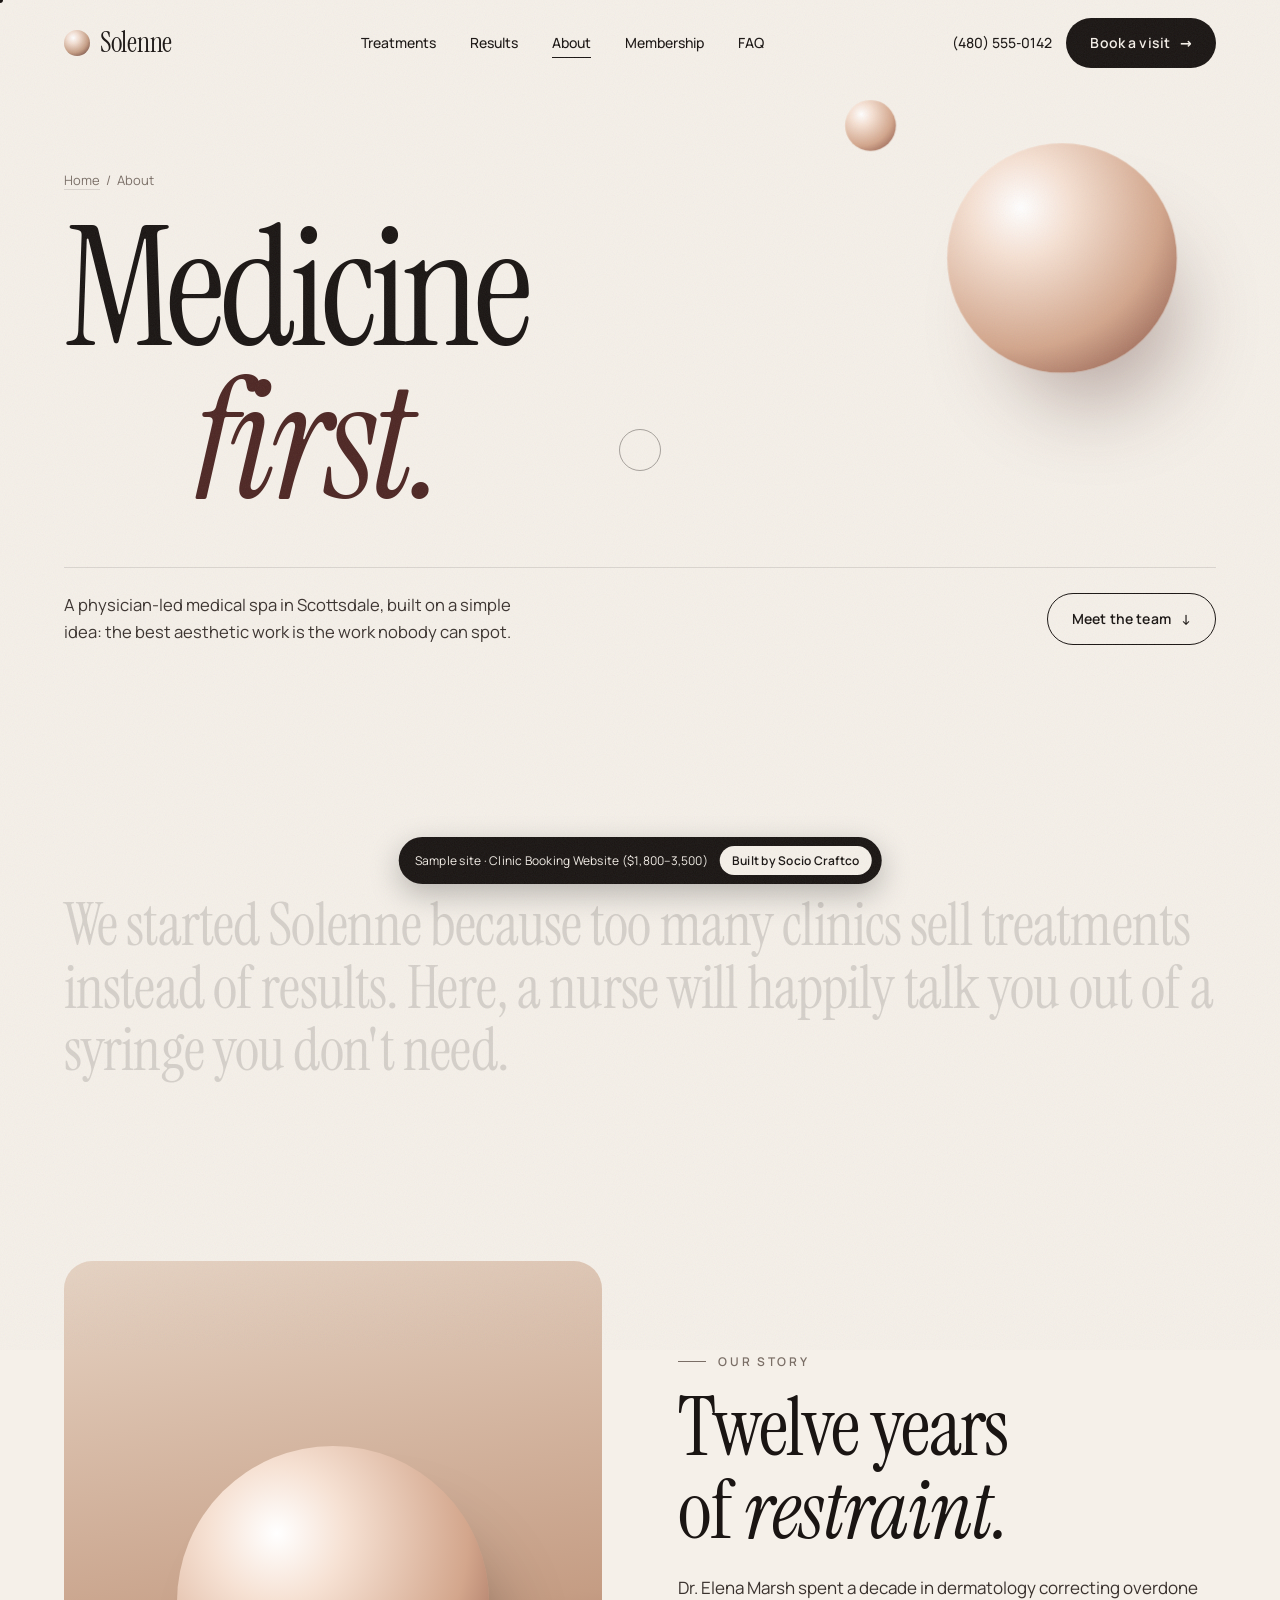
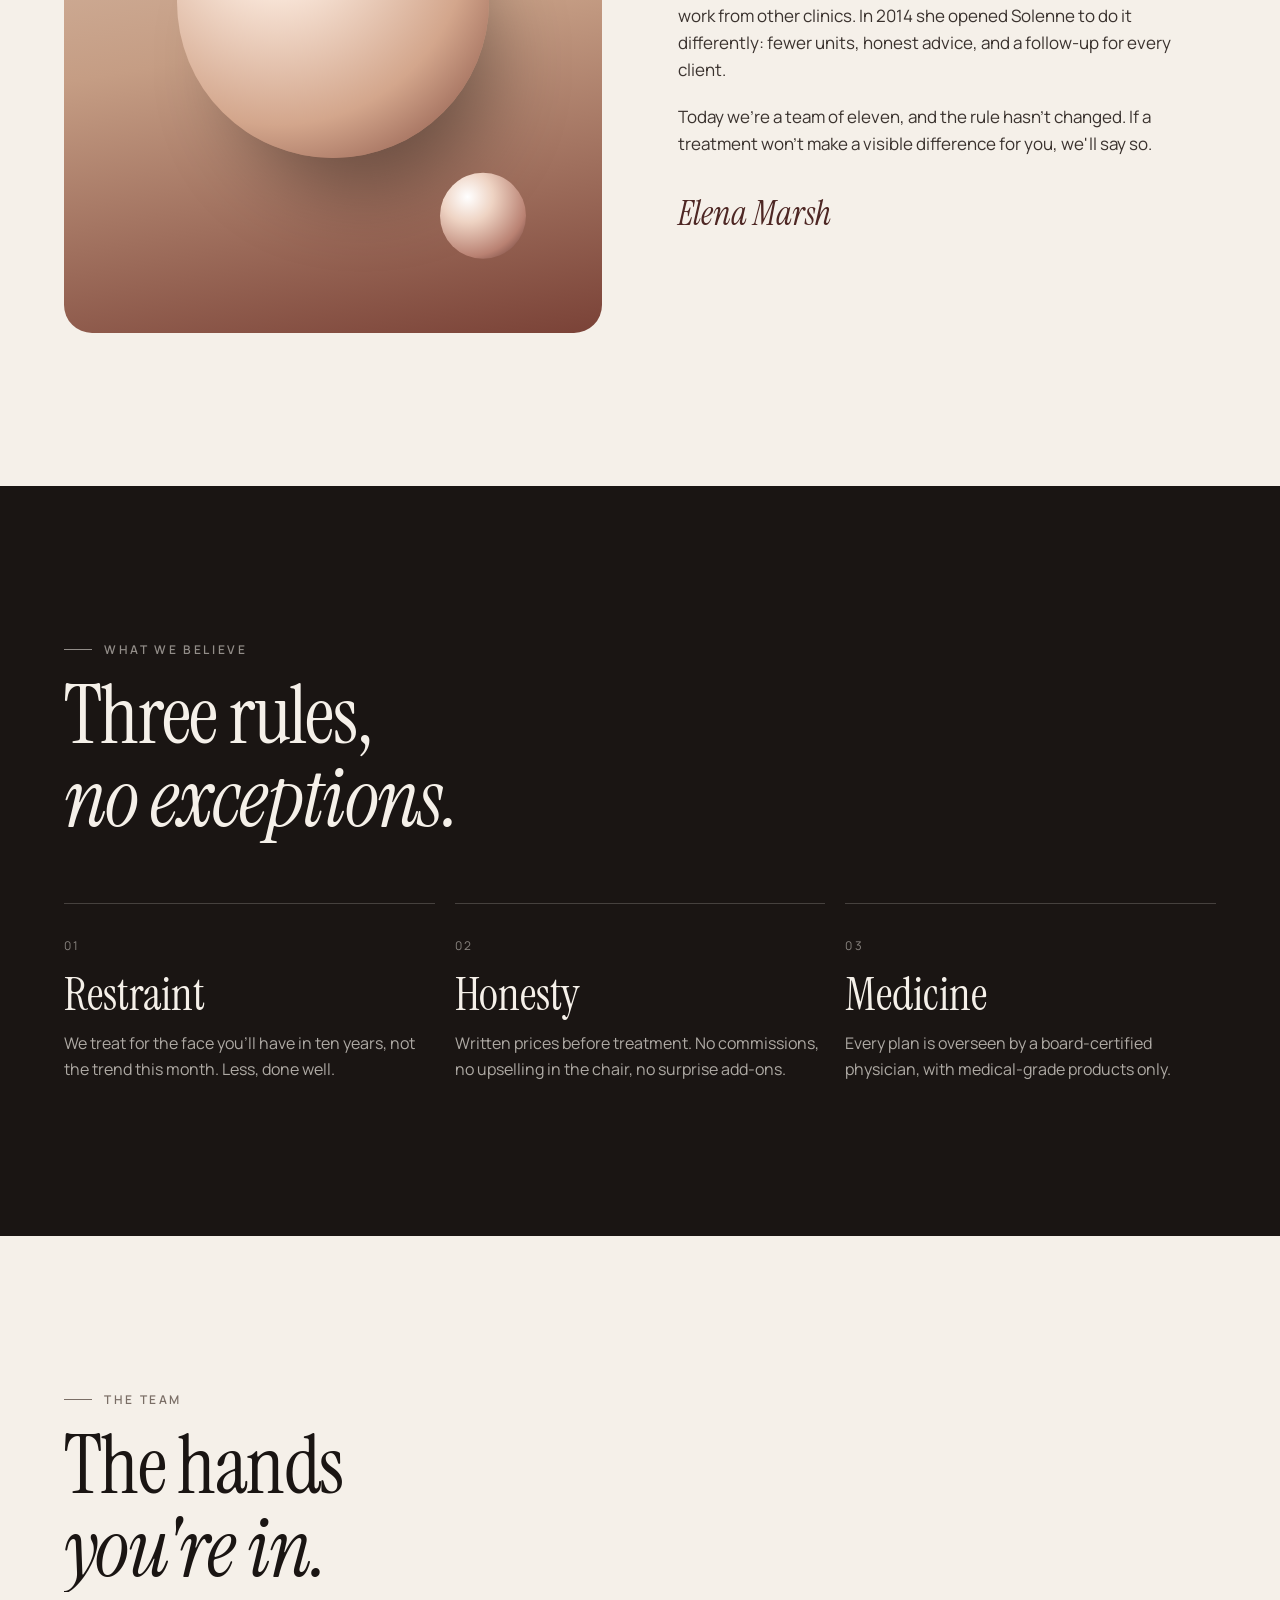
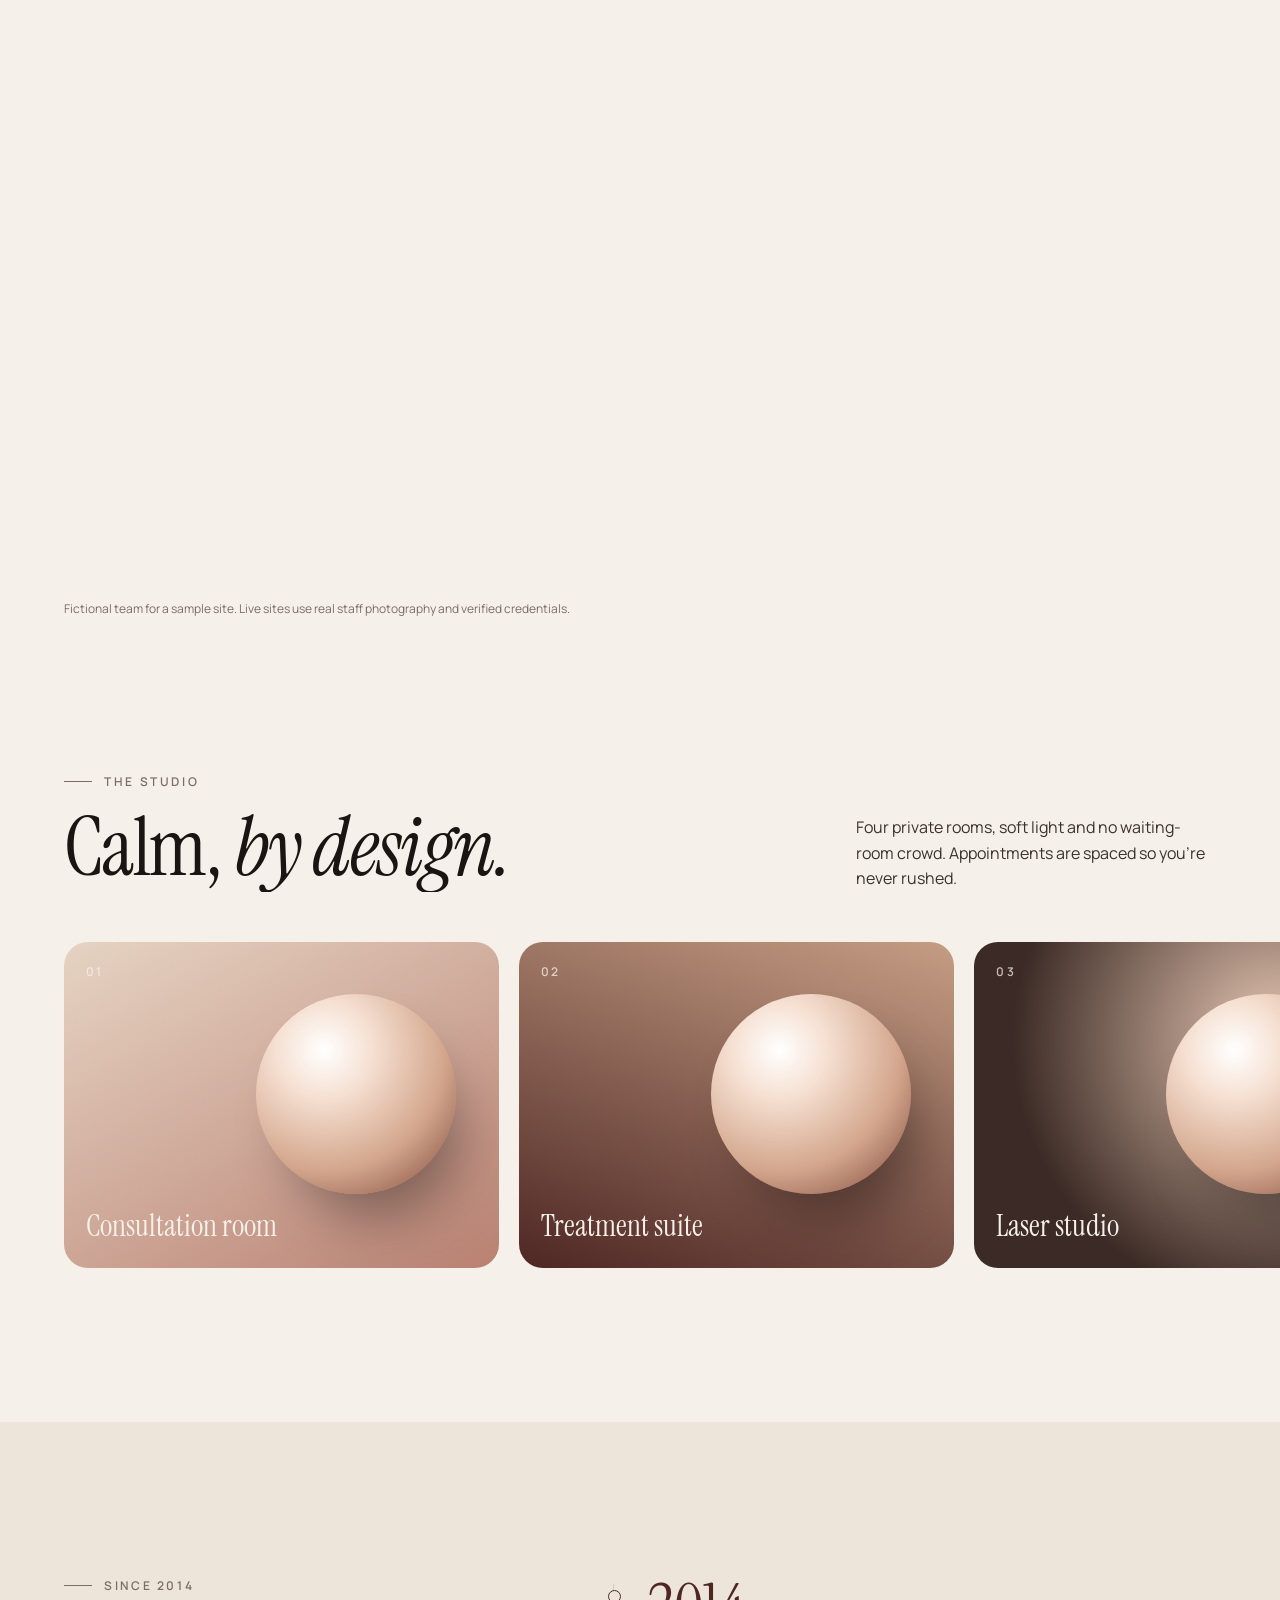
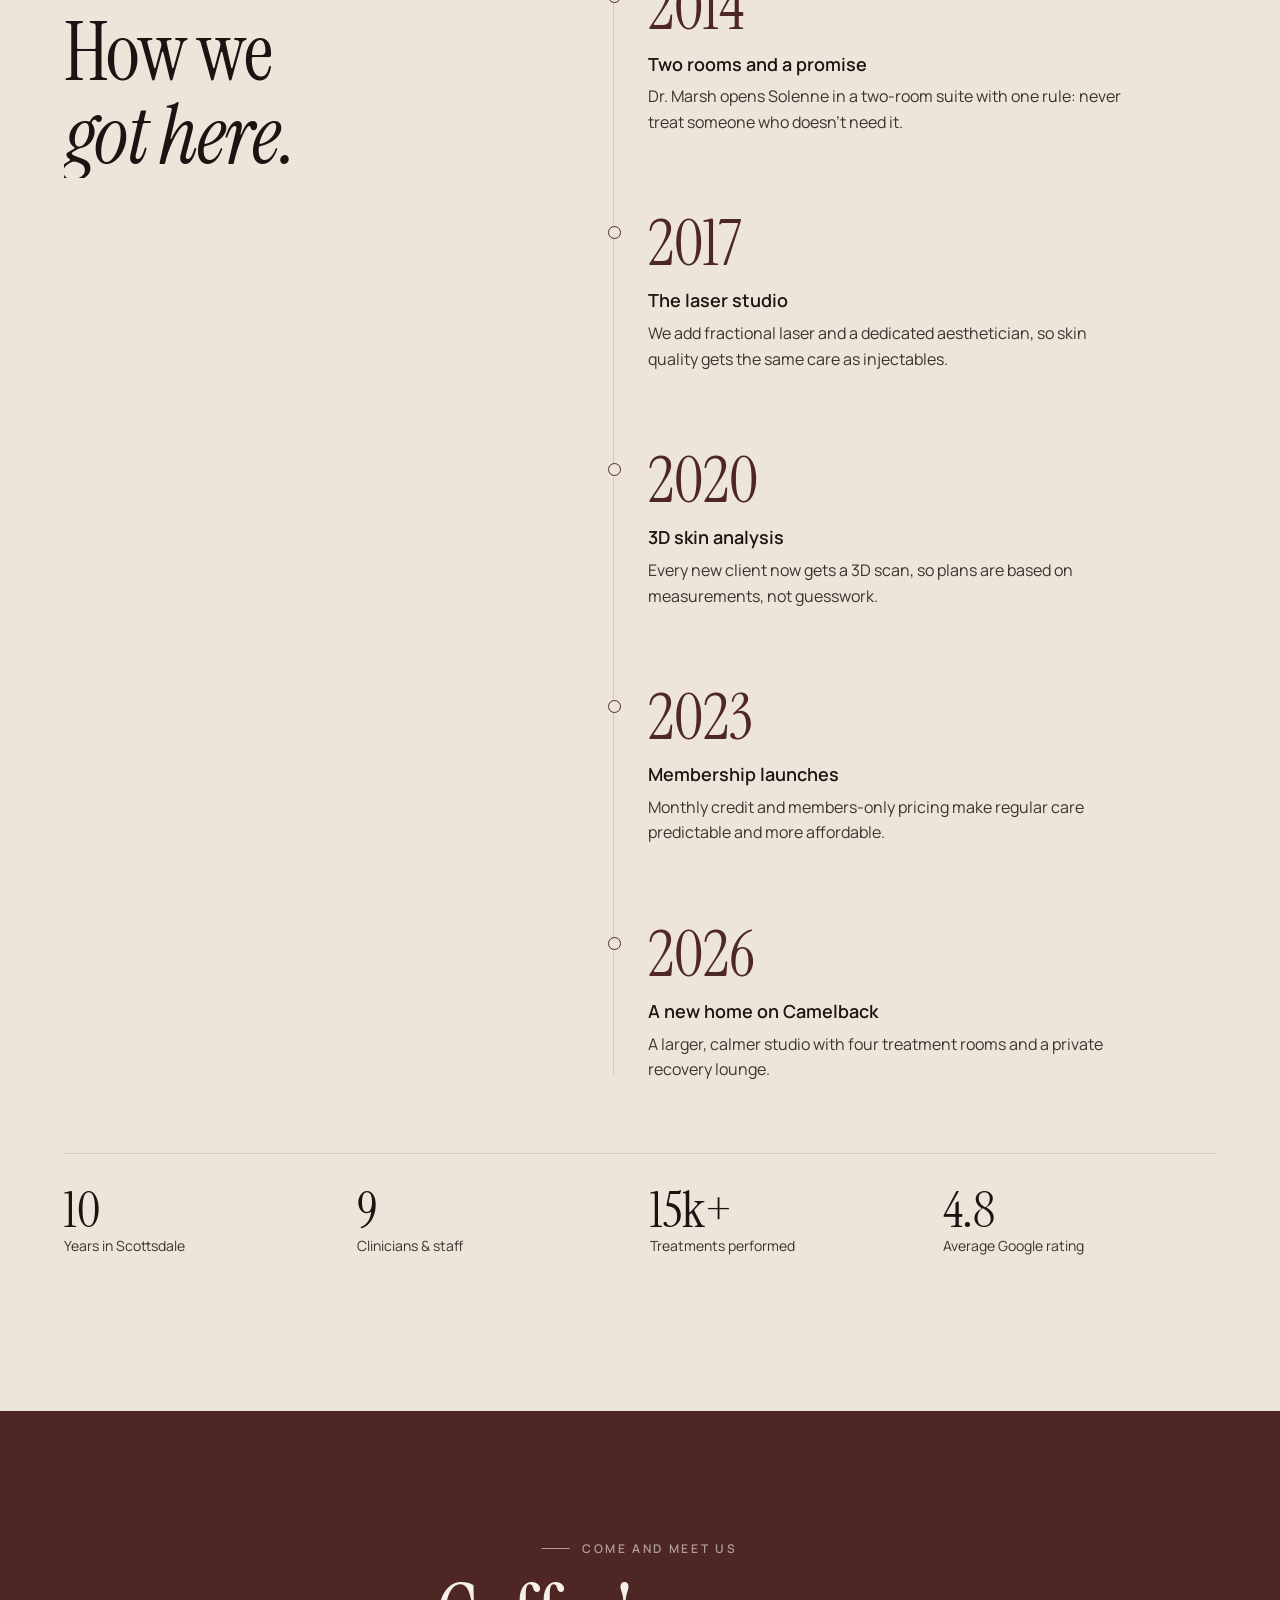
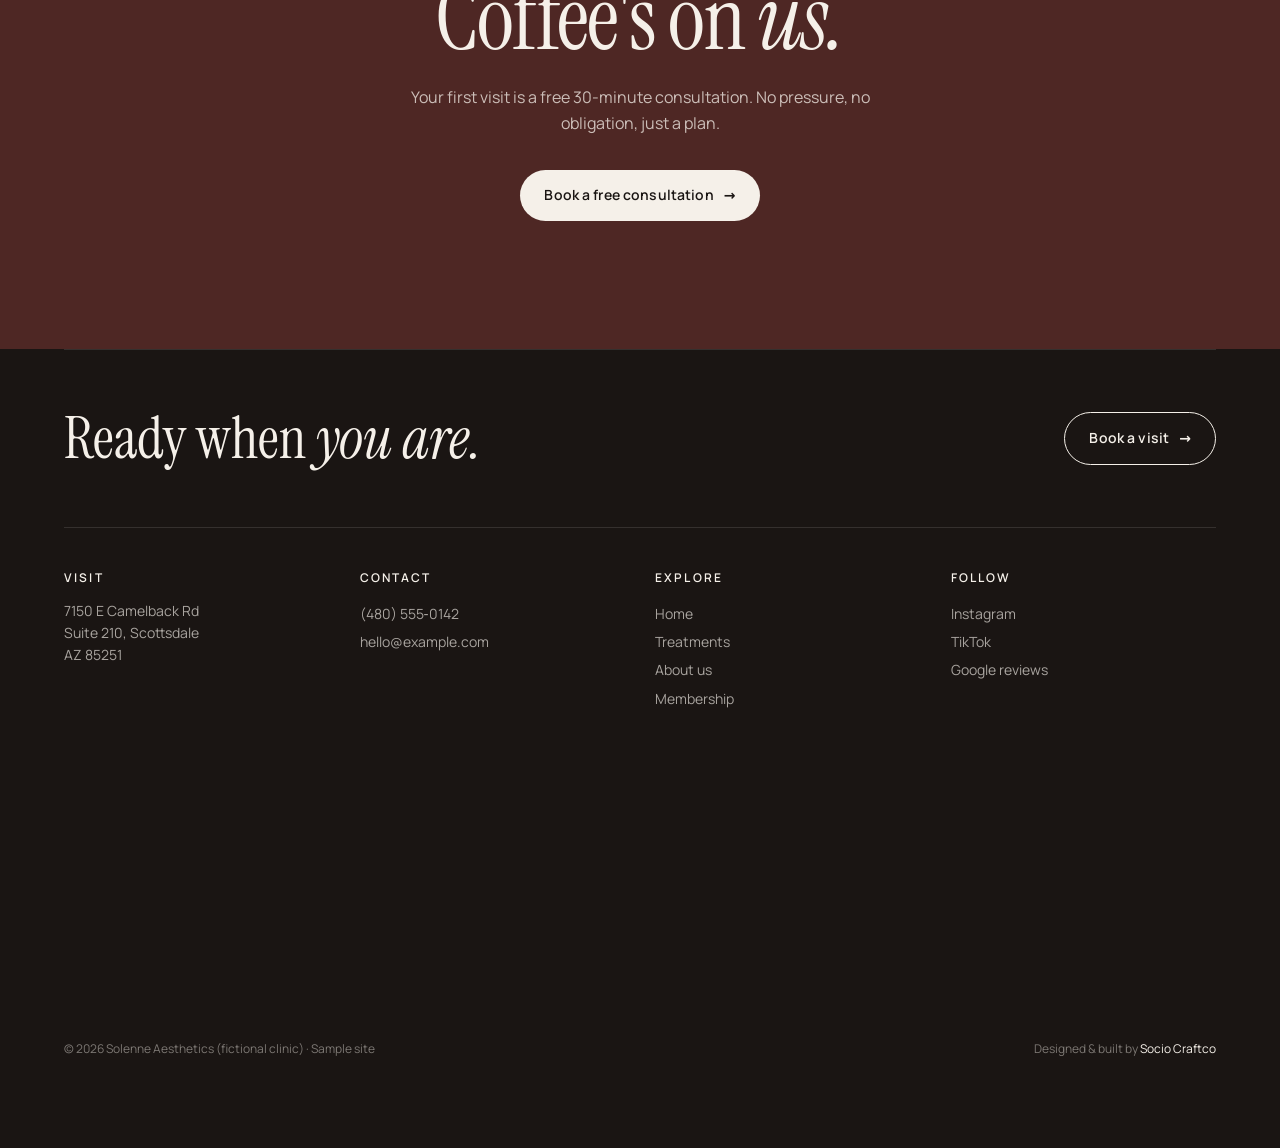
<file: demo-medspa-about.html>
<!DOCTYPE html>
<html lang="en">
<head>
<meta charset="UTF-8">
<meta name="viewport" content="width=device-width, initial-scale=1">
<title>About — Solenne Aesthetics, Scottsdale | Sample site by Socio Craftco</title>
<meta name="description" content="About page for a sample medical spa website built by Socio Craftco.">
<meta name="robots" content="noindex">
<style>
@font-face{font-family:"Instrument Serif";font-style:normal;font-weight:400;font-display:swap;src:url(demo-assets/fonts/instrument-serif-latin-400-normal.woff2) format("woff2")}
@font-face{font-family:"Instrument Serif";font-style:italic;font-weight:400;font-display:swap;src:url(demo-assets/fonts/instrument-serif-latin-400-italic.woff2) format("woff2")}
@font-face{font-family:"Manrope";font-style:normal;font-weight:200 800;font-display:swap;src:url(demo-assets/fonts/manrope-latin-wght-normal.woff2) format("woff2")}

:root{
  --ivory:#F5F0E9; --ivory-2:#EDE5DA; --sand:#E2D4C3; --clay:#C59D84; --rose:#B98172;
  --oxblood:#4E2724; --ink:#1A1513; --ink-2:#3A322E; --muted:#7A6E66; --line:rgba(26,21,19,.12);
  --serif:"Instrument Serif", Georgia, serif; --sans:"Manrope", system-ui, -apple-system, sans-serif;
  --ease:cubic-bezier(.22,1,.36,1); --pad:clamp(20px,5vw,72px);
}
*{box-sizing:border-box;margin:0;padding:0}
html{-webkit-text-size-adjust:100%}
html.lenis,html.lenis body{height:auto}
.lenis.lenis-smooth{scroll-behavior:auto!important}
body{background:var(--ivory);color:var(--ink);font-family:var(--sans);font-size:16px;line-height:1.6;overflow-x:hidden;-webkit-font-smoothing:antialiased}
body.loading{overflow:hidden}
a{color:inherit;text-decoration:none}
button{font:inherit;color:inherit;background:none;border:0;cursor:pointer}
img,svg,canvas{display:block}
::selection{background:var(--oxblood);color:var(--ivory)}
.serif{font-family:var(--serif);font-weight:400}
em{font-style:italic;font-family:var(--serif)}

/* grain */
body::after{content:"";position:fixed;inset:-50%;pointer-events:none;z-index:90;opacity:.07;
  background-image:url("data:image/svg+xml,%3Csvg xmlns='http://www.w3.org/2000/svg' width='160' height='160'%3E%3Cfilter id='n'%3E%3CfeTurbulence type='fractalNoise' baseFrequency='.9' numOctaves='3' stitchTiles='stitch'/%3E%3C/filter%3E%3Crect width='100%25' height='100%25' filter='url(%23n)'/%3E%3C/svg%3E");
  animation:grain 1.2s steps(4) infinite}
@keyframes grain{0%{transform:translate(0,0)}25%{transform:translate(-3%,2%)}50%{transform:translate(2%,-3%)}75%{transform:translate(-2%,-1%)}100%{transform:translate(1%,3%)}}

/* demo ribbon */
.ribbon{position:fixed;left:50%;bottom:16px;transform:translateX(-50%);z-index:80;background:var(--ink);color:var(--ivory);
  font-size:12px;letter-spacing:.02em;padding:9px 10px 9px 16px;border-radius:999px;display:flex;gap:12px;align-items:center;
  box-shadow:0 10px 30px rgba(0,0,0,.25);white-space:nowrap;max-width:calc(100vw - 32px)}
.ribbon a{background:var(--ivory);color:var(--ink);padding:5px 12px;border-radius:999px;font-weight:600}
.ribbon span{overflow:hidden;text-overflow:ellipsis}

/* preloader */
.loader{position:fixed;inset:0;z-index:100;clip-path:inset(0 0 0 0);background:var(--ink);color:var(--ivory);display:flex;flex-direction:column;justify-content:space-between;padding:var(--pad)}
.loader-top{display:flex;justify-content:space-between;font-size:12px;letter-spacing:.2em;text-transform:uppercase;opacity:.6}
.loader-word{font-family:var(--serif);font-size:clamp(64px,14vw,220px);line-height:.9;overflow:hidden}
.loader-word span{display:inline-block;transform:translateY(100%)}
.loader-count{font-size:clamp(40px,6vw,90px);font-family:var(--serif);text-align:right;line-height:1}
.loader-bar{height:1px;background:rgba(245,240,233,.2);margin-top:20px;position:relative;overflow:hidden}
.loader-bar i{position:absolute;inset:0;background:var(--clay);transform:scaleX(0);transform-origin:left}

/* page transition curtain */
.curtain{position:fixed;inset:0;z-index:99;background:var(--oxblood);pointer-events:none;clip-path:inset(100% 0 0 0)}
/* cursor */
.cursor,.cursor-dot{position:fixed;top:0;left:0;pointer-events:none;z-index:95;border-radius:50%}
.cursor{width:42px;height:42px;margin:-21px 0 0 -21px;border:1px solid rgba(26,21,19,.35);display:grid;place-items:center;
  font-size:11px;font-weight:600;letter-spacing:.08em;text-transform:uppercase;color:var(--ivory);transition:width .4s var(--ease),height .4s var(--ease),margin .4s var(--ease),background .3s,border-color .3s}
.cursor span{opacity:0;transition:opacity .2s}
.cursor.hover{width:70px;height:70px;margin:-35px 0 0 -35px;background:rgba(197,157,132,.25);border-color:transparent}
.cursor.label{width:92px;height:92px;margin:-46px 0 0 -46px;background:var(--oxblood);border-color:transparent}
.cursor.label span{opacity:1}
.cursor-dot{width:6px;height:6px;margin:-3px 0 0 -3px;background:var(--ink)}
@media (hover:none),(pointer:coarse){.cursor,.cursor-dot{display:none}}

/* nav */
.nav{position:fixed;top:0;left:0;right:0;z-index:70;display:flex;align-items:center;justify-content:space-between;padding:18px var(--pad);transition:transform .5s var(--ease),background .4s,padding .4s}
.nav.scrolled{background:rgba(245,240,233,.88);backdrop-filter:blur(14px) saturate(1.4);-webkit-backdrop-filter:blur(14px) saturate(1.4);padding-top:12px;padding-bottom:12px;border-bottom:1px solid var(--line)}
.nav.hide{transform:translateY(-100%)}
.logo{font-family:var(--serif);font-size:28px;letter-spacing:-.01em;display:flex;align-items:center;gap:10px}
.logo-mark{width:26px;height:26px;border-radius:50%;background:radial-gradient(circle at 35% 30%,#fff 0,#F1DCCF 25%,var(--clay) 60%,var(--oxblood) 100%)}
.nav-links{display:flex;gap:34px;font-size:14px;font-weight:500}
.nav-links a{position:relative}
.nav-links a::after{content:"";position:absolute;left:0;bottom:-4px;width:100%;height:1px;background:currentColor;transform:scaleX(0);transform-origin:right;transition:transform .5s var(--ease)}
.nav-links a:hover::after{transform:scaleX(1);transform-origin:left}
.nav-right{display:flex;gap:14px;align-items:center}
.nav-phone{font-size:14px;font-weight:500}
.btn{position:relative;display:inline-flex;white-space:nowrap;justify-content:center;align-items:center;gap:10px;padding:14px 24px;border-radius:999px;font-size:14px;font-weight:600;letter-spacing:.01em;overflow:hidden;isolation:isolate;transition:color .5s var(--ease)}
.btn-dark{background:var(--ink);color:var(--ivory)}
.btn-dark::before{content:"";position:absolute;inset:0;background:var(--oxblood);border-radius:inherit;transform:translateY(101%);transition:transform .6s var(--ease);z-index:-1}
.btn-dark:hover::before{transform:translateY(0)}
.btn-line{border:1px solid var(--ink)}
.btn-line::before{content:"";position:absolute;inset:0;background:var(--ink);transform:translateY(101%);transition:transform .6s var(--ease);z-index:-1}
.btn-line:hover{color:var(--ivory)}
.btn-line:hover::before{transform:translateY(0)}
.btn .arr{display:inline-block;transition:transform .5s var(--ease)}
.btn:hover .arr{transform:translateX(4px) rotate(-45deg)}
.burger{display:none;width:44px;height:44px;border-radius:50%;border:1px solid var(--line);position:relative}
.burger i{position:absolute;left:13px;right:13px;height:1.5px;background:var(--ink);transition:transform .4s var(--ease)}
.burger i:first-child{top:18px}.burger i:last-child{top:25px}
.menu-open .burger i:first-child{transform:translateY(3.5px) rotate(45deg)}
.menu-open .burger i:last-child{transform:translateY(-3.5px) rotate(-45deg)}
.mobile-menu{position:fixed;inset:0;z-index:65;background:var(--ivory);padding:110px var(--pad) 40px;display:flex;flex-direction:column;justify-content:space-between;clip-path:inset(0 0 100% 0);transition:clip-path .8s var(--ease)}
.menu-open .mobile-menu{clip-path:inset(0 0 0 0)}
.mobile-menu a.big{display:block;font-family:var(--serif);font-size:48px;line-height:1.15;border-bottom:1px solid var(--line);padding:6px 0}

/* layout */
section{position:relative}
.wrap{padding:0 var(--pad)}
.eyebrow{font-size:12px;letter-spacing:.22em;text-transform:uppercase;font-weight:600;color:var(--muted);display:flex;align-items:center;gap:12px}
.eyebrow::before{content:"";width:28px;height:1px;background:currentColor}
.h2{font-family:var(--serif);font-weight:400;font-size:clamp(44px,6.4vw,104px);line-height:.95;letter-spacing:-.02em}
.line{display:block;overflow:hidden;padding-bottom:.06em}
.line > span{display:block}
.js .reveal-up{opacity:0;transform:translateY(40px)}

/* hero */
.hero{min-height:100svh;display:grid;grid-template-rows:1fr auto;padding:130px var(--pad) 40px;overflow:hidden}
#orbs{position:absolute;inset:0;width:100%;height:100%;z-index:0}
.hero-inner{position:relative;z-index:2;align-self:center}
.hero h1{font-family:var(--serif);font-weight:400;font-size:clamp(58px,11.5vw,200px);line-height:.88;letter-spacing:-.035em}
.hero h1 .indent{padding-left:clamp(40px,14vw,260px)}
.hero h1 em{color:var(--oxblood)}
.hero-sub{display:flex;justify-content:space-between;align-items:flex-end;gap:40px;margin-top:44px;flex-wrap:wrap}
.hero-sub p{max-width:420px;font-size:clamp(16px,1.3vw,19px);color:var(--ink-2)}
.hero-ctas{display:flex;gap:12px;flex-wrap:wrap}
.hero-foot{position:relative;z-index:2;display:flex;justify-content:space-between;align-items:center;border-top:1px solid var(--line);padding-top:20px;margin-top:50px;font-size:13px;color:var(--muted);gap:20px;flex-wrap:wrap}
.hero-foot b{color:var(--ink);font-weight:600}
.stars{color:var(--oxblood);letter-spacing:2px}
.scroll-cue{display:flex;align-items:center;gap:10px}
.scroll-cue i{width:1px;height:34px;background:var(--line);position:relative;overflow:hidden}
.scroll-cue i::after{content:"";position:absolute;left:0;top:-100%;width:100%;height:100%;background:var(--ink);animation:cue 1.8s var(--ease) infinite}
@keyframes cue{to{top:100%}}

/* marquee */
.marquee{border-top:1px solid var(--line);border-bottom:1px solid var(--line);overflow:hidden;padding:26px 0;background:var(--ivory)}
.marquee-track{display:flex;width:max-content;gap:0;will-change:transform}
.marquee-track span{font-family:var(--serif);font-size:clamp(36px,5vw,72px);white-space:nowrap;padding:0 28px;display:flex;align-items:center;gap:56px}
.marquee-track span::after{content:"";width:16px;height:16px;border-radius:50%;background:radial-gradient(circle at 35% 30%,#fff,var(--clay) 60%,var(--oxblood))}
.marquee-track span:nth-child(even){font-style:italic;color:var(--rose)}

/* manifesto */
.manifesto{padding:clamp(110px,16vw,240px) var(--pad)}
.manifesto-grid{display:grid;grid-template-columns:1fr 3fr;gap:40px}
.manifesto p.big{font-family:var(--serif);font-size:clamp(32px,4.4vw,72px);line-height:1.08;letter-spacing:-.015em}
.manifesto .w{opacity:.14;transition:none}
.manifesto-meta{margin-top:60px;display:grid;grid-template-columns:repeat(3,1fr);gap:30px;border-top:1px solid var(--line);padding-top:30px}
.stat b{display:block;font-family:var(--serif);font-weight:400;font-size:clamp(48px,6vw,88px);line-height:1;letter-spacing:-.02em}
.stat span{font-size:14px;color:var(--muted)}

/* treatments horizontal */
.treat{background:var(--ink);color:var(--ivory);overflow:hidden}
.treat-pin{height:100vh;display:flex;flex-direction:column;justify-content:center;padding:100px 0 60px}
.treat-head{display:flex;justify-content:space-between;align-items:flex-end;padding:0 var(--pad);margin-bottom:46px;gap:30px}
.treat-head .eyebrow{color:rgba(245,240,233,.55)}
.treat-progress{width:180px;height:1px;background:rgba(245,240,233,.2);position:relative}
.treat-progress i{position:absolute;inset:0;background:var(--clay);transform:scaleX(0);transform-origin:left}
.treat-track{display:flex;gap:28px;padding:0 var(--pad);width:max-content;will-change:transform}
.card{width:clamp(290px,30vw,440px);flex:none;border-radius:22px;background:#241D1A;border:1px solid rgba(245,240,233,.08);overflow:hidden;position:relative;transition:transform .6s var(--ease)}
.card-art{height:clamp(220px,26vh,300px);position:relative;overflow:hidden}
.card-art .orb{position:absolute;border-radius:50%;filter:blur(.3px);transition:transform 1s var(--ease)}
.card:hover .card-art .orb{transform:scale(1.12) translate(-4%,3%)}
.card-body{padding:26px}
.card-num{font-size:12px;letter-spacing:.2em;opacity:.5}
.card h3{font-family:var(--serif);font-weight:400;font-size:clamp(32px,2.6vw,42px);line-height:1;margin:10px 0 12px}
.card p{font-size:14px;color:rgba(245,240,233,.65);min-height:66px}
.card-foot{display:flex;justify-content:space-between;align-items:center;margin-top:20px;padding-top:18px;border-top:1px solid rgba(245,240,233,.1);font-size:14px}
.card-foot b{font-family:var(--serif);font-weight:400;font-size:24px}
.card-foot button{width:42px;height:42px;border-radius:50%;border:1px solid rgba(245,240,233,.3);display:grid;place-items:center;transition:background .4s,color .4s}
.card:hover .card-foot button{background:var(--ivory);color:var(--ink)}
.card-end{width:clamp(260px,24vw,360px);flex:none;display:flex;flex-direction:column;justify-content:center;gap:20px}
.card-end h3{font-family:var(--serif);font-weight:400;font-size:clamp(40px,4vw,60px);line-height:1}

/* results */
.results{padding:clamp(100px,14vw,200px) var(--pad)}
.results-grid{display:grid;grid-template-columns:1fr 1.15fr;gap:clamp(40px,6vw,100px);align-items:center}
.results-copy p{color:var(--ink-2);max-width:460px;margin:28px 0 34px;font-size:17px}
.checks{list-style:none;display:grid;gap:14px;font-size:15px}
.checks li{display:flex;gap:14px;align-items:flex-start;padding-bottom:14px;border-bottom:1px solid var(--line)}
.checks li::before{content:"";flex:none;width:8px;height:8px;border-radius:50%;background:var(--oxblood);margin-top:8px}
.ba{position:relative;aspect-ratio:4/5;border-radius:26px;overflow:hidden;user-select:none;touch-action:pan-y;cursor:ew-resize;box-shadow:0 40px 80px -30px rgba(78,39,36,.35)}
.ba-layer{position:absolute;inset:0}
.ba-before{background:
  radial-gradient(8% 6% at 30% 34%,rgba(170,80,70,.55),transparent 70%),
  radial-gradient(6% 5% at 62% 28%,rgba(160,75,65,.5),transparent 70%),
  radial-gradient(10% 7% at 44% 62%,rgba(175,90,75,.45),transparent 70%),
  radial-gradient(5% 4% at 72% 58%,rgba(150,70,60,.55),transparent 70%),
  radial-gradient(7% 5% at 22% 72%,rgba(140,80,60,.4),transparent 70%),
  radial-gradient(4% 3% at 55% 45%,rgba(120,70,55,.6),transparent 70%),
  radial-gradient(60% 50% at 50% 40%,#D8AE95,#C08E74 70%,#A8765E)}
.ba-before::after{content:"";position:absolute;inset:0;opacity:.55;mix-blend-mode:multiply;
  background-image:url("data:image/svg+xml,%3Csvg xmlns='http://www.w3.org/2000/svg' width='300' height='300'%3E%3Cfilter id='n'%3E%3CfeTurbulence type='fractalNoise' baseFrequency='.55' numOctaves='4'/%3E%3CfeColorMatrix values='0 0 0 0 .55 0 0 0 0 .35 0 0 0 0 .3 0 0 0 1.2 -.35'/%3E%3C/filter%3E%3Crect width='100%25' height='100%25' filter='url(%23n)'/%3E%3C/svg%3E")}
.ba-after{background:radial-gradient(35% 30% at 38% 30%,rgba(255,240,230,.7),transparent 70%),radial-gradient(60% 55% at 50% 42%,#EBC7B0,#D7A88D 70%,#C2927A);clip-path:inset(0 0 0 50%)}
.ba-after::after{content:"";position:absolute;inset:0;opacity:.18;mix-blend-mode:soft-light;
  background-image:url("data:image/svg+xml,%3Csvg xmlns='http://www.w3.org/2000/svg' width='300' height='300'%3E%3Cfilter id='n'%3E%3CfeTurbulence type='fractalNoise' baseFrequency='1.2' numOctaves='2'/%3E%3C/filter%3E%3Crect width='100%25' height='100%25' filter='url(%23n)'/%3E%3C/svg%3E")}
.ba-tag{position:absolute;top:20px;font-size:12px;letter-spacing:.16em;text-transform:uppercase;background:rgba(245,240,233,.85);backdrop-filter:blur(6px);padding:7px 12px;border-radius:999px;font-weight:600;z-index:3}
.ba-tag.l{left:20px}.ba-tag.r{right:20px}
.ba-handle{position:absolute;top:0;bottom:0;left:50%;width:2px;background:var(--ivory);z-index:4;transform:translateX(-1px)}
.ba-handle::after{content:"⟷";position:absolute;top:50%;left:50%;width:58px;height:58px;margin:-29px 0 0 -29px;border-radius:50%;background:var(--ivory);display:grid;place-items:center;font-size:20px;color:var(--ink);box-shadow:0 10px 30px rgba(0,0,0,.2)}
.ba-note{position:absolute;bottom:18px;left:20px;right:20px;font-size:12px;color:rgba(255,255,255,.85);z-index:3;text-shadow:0 1px 6px rgba(0,0,0,.3)}

/* process */
.process{padding:clamp(80px,10vw,160px) var(--pad);background:var(--ivory-2)}
.process-grid{display:grid;grid-template-columns:1fr 1.2fr;gap:clamp(40px,6vw,100px)}
.process-sticky{position:sticky;top:120px;align-self:start}
.process-sticky p{margin-top:28px;color:var(--ink-2);max-width:380px}
.steps{position:relative;padding-left:56px}
.steps svg{position:absolute;left:12px;top:10px;height:calc(100% - 20px);width:4px;overflow:visible}
.step{padding:0 0 clamp(70px,9vw,120px);position:relative}
.step:last-child{padding-bottom:0}
.step-dot{position:absolute;left:-56px;top:6px;width:26px;height:26px;border-radius:50%;background:var(--ivory-2);border:1px solid var(--ink);display:grid;place-items:center;font-size:11px;font-weight:700;transition:background .5s,color .5s}
.step.on .step-dot{background:var(--ink);color:var(--ivory)}
.step h3{font-family:var(--serif);font-weight:400;font-size:clamp(34px,3.4vw,52px);line-height:1;margin-bottom:14px}
.step p{color:var(--ink-2);max-width:460px}
.step small{display:inline-block;margin-top:16px;font-size:12px;letter-spacing:.14em;text-transform:uppercase;color:var(--muted);font-weight:600}

/* membership */
.members{padding:clamp(100px,14vw,200px) var(--pad)}
.members-head{display:flex;justify-content:space-between;align-items:flex-end;gap:30px;flex-wrap:wrap;margin-bottom:60px}
.members-head p{max-width:380px;color:var(--ink-2)}
.tiers{display:grid;grid-template-columns:repeat(3,1fr);gap:20px;perspective:1200px}
.tier{border:1px solid var(--line);border-radius:24px;padding:34px;background:rgba(255,255,255,.35);transform-style:preserve-3d;transition:transform .2s ease-out,box-shadow .5s;will-change:transform;position:relative;overflow:hidden}
.tier:hover{box-shadow:0 40px 70px -40px rgba(78,39,36,.4)}
.tier .glare{position:absolute;inset:0;pointer-events:none;background:radial-gradient(400px circle at var(--mx,50%) var(--my,50%),rgba(255,255,255,.55),transparent 45%);opacity:0;transition:opacity .4s}
.tier:hover .glare{opacity:1}
.tier.feat{background:var(--oxblood);color:var(--ivory);border-color:transparent}
.tier-name{font-size:12px;letter-spacing:.2em;text-transform:uppercase;font-weight:600;opacity:.7}
.tier-price{font-family:var(--serif);font-size:72px;line-height:1;margin:20px 0 4px;letter-spacing:-.02em}
.tier-price small{font-family:var(--sans);font-size:15px;opacity:.6;letter-spacing:0}
.tier ul{list-style:none;margin:28px 0 32px;display:grid;gap:12px;font-size:15px}
.tier li{display:flex;gap:10px}
.tier li::before{content:"✦";color:var(--clay);font-size:12px;margin-top:4px}
.tier .btn{width:100%;justify-content:center}
.tier.feat .btn-dark{background:var(--ivory);color:var(--ink)}
.tier.feat .btn-dark::before{background:var(--clay)}
.badge{position:absolute;top:28px;right:28px;font-size:11px;letter-spacing:.14em;text-transform:uppercase;border:1px solid rgba(245,240,233,.4);padding:5px 10px;border-radius:999px}

/* reviews */
.reviews{padding:0 0 clamp(100px,14vw,200px);overflow:hidden}
.reviews .wrap{margin-bottom:50px}
.rev-row{display:flex;gap:20px;width:max-content;padding-left:var(--pad)}
.rev{width:min(420px,82vw);flex:none;padding:30px;border-radius:22px;background:var(--ivory-2)}
.rev q{display:block;font-family:var(--serif);font-size:26px;line-height:1.2;quotes:"“" "”"}
.rev-who{display:flex;align-items:center;gap:12px;margin-top:24px;font-size:14px}
.rev-who i{width:40px;height:40px;border-radius:50%;flex:none}
.rev-who span{color:var(--muted);display:block;font-size:13px}

/* booking */
.book{background:var(--ink);color:var(--ivory);padding:clamp(100px,12vw,180px) var(--pad);border-radius:36px 36px 0 0;overflow:hidden}
.book-grid{display:grid;grid-template-columns:1fr 1.25fr;gap:clamp(40px,6vw,100px);align-items:start}
.book .eyebrow{color:rgba(245,240,233,.55)}
.book-copy p{color:rgba(245,240,233,.7);margin:28px 0;max-width:420px}
.book-info{display:grid;gap:18px;font-size:14px;color:rgba(245,240,233,.7);border-top:1px solid rgba(245,240,233,.12);padding-top:26px;max-width:420px}
.book-info b{color:var(--ivory);font-weight:600;display:block}
.widget{background:var(--ivory);color:var(--ink);border-radius:26px;padding:clamp(22px,3vw,38px);box-shadow:0 50px 100px -40px rgba(0,0,0,.6)}
.w-steps{display:flex;gap:6px;margin-bottom:26px}
.w-steps i{flex:1;height:3px;border-radius:3px;background:var(--sand);position:relative;overflow:hidden}
.w-steps i::after{content:"";position:absolute;inset:0;background:var(--oxblood);transform:scaleX(0);transform-origin:left;transition:transform .6s var(--ease)}
.w-steps i.on::after{transform:scaleX(1)}
.w-label{font-size:12px;letter-spacing:.18em;text-transform:uppercase;color:var(--muted);font-weight:600}
.w-title{font-family:var(--serif);font-size:clamp(30px,3vw,40px);line-height:1.05;margin:6px 0 22px}
.panel{display:none}
.panel.active{display:block;animation:pin .6s var(--ease)}
@keyframes pin{from{opacity:0;transform:translateY(14px)}to{opacity:1;transform:none}}
.opts{display:grid;grid-template-columns:1fr 1fr;gap:10px}
.opt{text-align:left;border:1px solid var(--line);border-radius:16px;padding:16px;transition:border-color .3s,background .3s,transform .3s var(--ease)}
.opt:hover{border-color:var(--ink);transform:translateY(-2px)}
.opt.sel{border-color:var(--oxblood);background:#fff;box-shadow:inset 0 0 0 1px var(--oxblood)}
.opt b{display:block;font-weight:600;font-size:15px}
.opt span{font-size:13px;color:var(--muted)}
.days{display:flex;gap:8px;overflow-x:auto;padding-bottom:8px;scrollbar-width:thin;margin-bottom:18px}
.day{flex:none;width:64px;padding:12px 0;border:1px solid var(--line);border-radius:14px;text-align:center;transition:all .3s}
.day small{display:block;font-size:11px;text-transform:uppercase;letter-spacing:.1em;color:var(--muted)}
.day b{font-family:var(--serif);font-size:26px;font-weight:400;line-height:1.1}
.day:disabled{opacity:.3;cursor:not-allowed}
.day.sel{background:var(--ink);color:var(--ivory);border-color:var(--ink)}
.day.sel small{color:rgba(245,240,233,.6)}
.times{display:grid;grid-template-columns:repeat(4,1fr);gap:8px}
.time{padding:11px 0;border:1px solid var(--line);border-radius:12px;font-size:14px;font-weight:500;transition:all .3s}
.time:hover:not(:disabled){border-color:var(--ink)}
.time:disabled{opacity:.3;text-decoration:line-through;cursor:not-allowed}
.time.sel{background:var(--oxblood);color:var(--ivory);border-color:var(--oxblood)}
.field{display:block;margin-bottom:12px}
.field span{display:block;font-size:12px;font-weight:600;letter-spacing:.06em;margin-bottom:6px;color:var(--ink-2)}
.field input,.field textarea{width:100%;font:inherit;font-size:15px;padding:13px 15px;border:1px solid var(--line);border-radius:12px;background:#fff;color:var(--ink);outline:none;transition:border-color .3s,box-shadow .3s}
.field input:focus,.field textarea:focus{border-color:var(--oxblood);box-shadow:0 0 0 3px rgba(78,39,36,.12)}
.field.err input{border-color:#B3261E}
.row2{display:grid;grid-template-columns:1fr 1fr;gap:12px}
.w-nav{display:flex;justify-content:space-between;align-items:center;margin-top:24px;gap:12px}
.w-back{font-size:14px;font-weight:600;color:var(--muted)}
.w-back[hidden]{visibility:hidden;display:inline}
.btn:disabled{opacity:.35;cursor:not-allowed}
.summary{border:1px solid var(--line);border-radius:16px;padding:6px 18px;margin-bottom:18px;font-size:14px}
.summary div{display:flex;justify-content:space-between;padding:10px 0;border-bottom:1px solid var(--line);gap:16px}
.summary div:last-child{border:0}
.summary span{color:var(--muted)}
.done{text-align:center;padding:20px 0}
.done-ring{width:84px;height:84px;margin:0 auto 18px}
.done-ring circle{fill:none;stroke:var(--oxblood);stroke-width:2;stroke-dasharray:240;stroke-dashoffset:240;transition:stroke-dashoffset 1s var(--ease)}
.done-ring path{fill:none;stroke:var(--oxblood);stroke-width:2.5;stroke-linecap:round;stroke-dasharray:50;stroke-dashoffset:50;transition:stroke-dashoffset .6s .6s var(--ease)}
.panel.active .done-ring circle,.panel.active .done-ring path{stroke-dashoffset:0}
.demo-note{font-size:12px;color:var(--muted);margin-top:14px;text-align:center}

/* faq */
.faq{background:var(--ink);color:var(--ivory);padding:0 var(--pad) clamp(100px,12vw,160px)}
.faq-grid{display:grid;grid-template-columns:1fr 1.6fr;gap:clamp(40px,6vw,100px);border-top:1px solid rgba(245,240,233,.12);padding-top:clamp(70px,8vw,120px)}
.faq .eyebrow{color:rgba(245,240,233,.55)}
.qa{border-bottom:1px solid rgba(245,240,233,.14)}
.qa button{width:100%;display:flex;justify-content:space-between;align-items:center;text-align:left;gap:20px;padding:26px 0;font-family:var(--serif);font-size:clamp(22px,2.2vw,30px);line-height:1.15}
.qa button i{flex:none;width:36px;height:36px;border-radius:50%;border:1px solid rgba(245,240,233,.3);position:relative;transition:transform .5s var(--ease),background .4s}
.qa button i::before,.qa button i::after{content:"";position:absolute;left:50%;top:50%;width:12px;height:1px;background:currentColor;transform:translate(-50%,-50%)}
.qa button i::after{transform:translate(-50%,-50%) rotate(90deg);transition:transform .5s var(--ease)}
.qa.open button i{background:var(--ivory);color:var(--ink)}
.qa.open button i::after{transform:translate(-50%,-50%) rotate(0)}
.qa-a{display:grid;grid-template-rows:0fr;transition:grid-template-rows .6s var(--ease)}
.qa.open .qa-a{grid-template-rows:1fr}
.qa-a > div{overflow:hidden}
.qa-a p{padding:0 0 26px;color:rgba(245,240,233,.7);max-width:620px}

/* footer */
footer{background:var(--ink);color:var(--ivory);padding:0 var(--pad) 90px;overflow:hidden}
.foot-cta{display:flex;justify-content:space-between;align-items:center;gap:30px;flex-wrap:wrap;padding:60px 0;border-top:1px solid rgba(245,240,233,.12)}
.foot-cta h3{font-family:var(--serif);font-weight:400;font-size:clamp(36px,4.5vw,68px);line-height:1}
.foot-cols{display:grid;grid-template-columns:repeat(4,1fr);gap:30px;font-size:14px;color:rgba(245,240,233,.65);padding:40px 0;border-top:1px solid rgba(245,240,233,.12)}
.foot-cols b{display:block;color:var(--ivory);font-weight:600;margin-bottom:12px;font-size:12px;letter-spacing:.18em;text-transform:uppercase}
.foot-cols a{display:block;padding:3px 0}
.foot-cols a:hover{color:var(--ivory)}
.wordmark{font-family:var(--serif);font-size:clamp(90px,23vw,380px);line-height:.8;letter-spacing:-.04em;white-space:nowrap;text-align:center;background:linear-gradient(180deg,var(--ivory) 20%,rgba(245,240,233,.05));-webkit-background-clip:text;background-clip:text;color:transparent;margin-top:20px}
.legal{display:flex;justify-content:space-between;flex-wrap:wrap;gap:12px;font-size:12px;color:rgba(245,240,233,.45);margin-top:30px}

/* responsive */
@media (max-width:1024px){
  .nav-links,.nav-phone{display:none}
  .burger{display:block}
  .tiers{grid-template-columns:1fr}
  .tier{max-width:560px}
}
@media (max-width:860px){
  .manifesto-grid,.results-grid,.process-grid,.book-grid,.faq-grid{grid-template-columns:1fr}
  .process-sticky{position:static}
  .manifesto-meta{grid-template-columns:1fr 1fr}
  .treat-pin{height:auto;padding:90px 0}
  .treat-track{width:auto;overflow-x:auto;scroll-snap-type:x mandatory;padding-bottom:20px;-webkit-overflow-scrolling:touch}
  .card{scroll-snap-align:center;width:82vw}
  .card-end{width:72vw}
  .treat-progress{display:none}
  .foot-cols{grid-template-columns:1fr 1fr}
  .nav-right .btn-dark{display:none}
}
@media (max-width:520px){
  .opts{grid-template-columns:1fr}
  .times{grid-template-columns:repeat(3,1fr)}
  .row2{grid-template-columns:1fr}
  .hero{padding-top:110px}
  .hero-ctas{width:100%;flex-direction:column}
  .hero-ctas .btn{width:100%}
  .hero h1{margin-top:22vh}
  .hero-foot > span:nth-child(2){display:none}
  .ribbon span{display:none}
}
@media (prefers-reduced-motion:reduce){
  *,*::before,*::after{animation:none!important;transition:none!important}
  .js .reveal-up{opacity:1;transform:none}
  .manifesto .w{opacity:1}
}

/* ===== inner pages ===== */
.nav-links a.active::after{transform:scaleX(1)}
.page-hero{padding:170px var(--pad) 70px;position:relative;overflow:hidden}
.page-hero h1{font-family:var(--serif);font-weight:400;font-size:clamp(64px,13vw,230px);line-height:.86;letter-spacing:-.035em}
.page-hero h1 em{color:var(--oxblood)}
.page-hero-sub{display:flex;justify-content:space-between;align-items:flex-end;gap:30px;flex-wrap:wrap;margin-top:44px;padding-top:24px;border-top:1px solid var(--line)}
.page-hero-sub p{max-width:480px;color:var(--ink-2);font-size:clamp(16px,1.3vw,19px)}
.crumbs{font-size:13px;color:var(--muted);margin-bottom:26px}
.crumbs a{border-bottom:1px solid var(--line)}
.hero-orb{position:absolute;border-radius:50%;pointer-events:none;background:radial-gradient(circle at 32% 28%,#fff,#F6E1D3 22%,#D3A68C 62%,#7A4237);box-shadow:30px 60px 80px -30px rgba(78,39,36,.35)}

/* treatment index */
.chips{display:flex;gap:8px;flex-wrap:wrap;margin:0 0 28px}
.chip{padding:10px 16px;border:1px solid var(--line);border-radius:999px;font-size:14px;font-weight:500;transition:all .35s var(--ease)}
.chip:hover{border-color:var(--ink)}
.chip.on{background:var(--ink);color:var(--ivory);border-color:var(--ink)}
.t-index{padding:40px var(--pad) clamp(90px,10vw,150px)}
.t-row{display:grid;grid-template-columns:70px 1.4fr 1.4fr 160px 50px;gap:20px;align-items:center;padding:30px 0;border-top:1px solid var(--line);transition:opacity .5s var(--ease),padding .6s var(--ease),color .4s}
.t-row:last-child{border-bottom:1px solid var(--line)}
.t-row .n{font-size:12px;letter-spacing:.2em;color:var(--muted)}
.t-row h3{font-family:var(--serif);font-weight:400;font-size:clamp(34px,4vw,64px);line-height:1;letter-spacing:-.015em}
.t-row .c{font-size:14px;color:var(--muted)}
.t-row .pr{font-family:var(--serif);font-size:24px;text-align:right}
.t-row .go{width:44px;height:44px;border-radius:50%;border:1px solid var(--line);display:grid;place-items:center;transition:all .5s var(--ease)}
.t-row:hover{padding-left:18px;color:var(--oxblood)}
.t-row:hover .go{background:var(--oxblood);color:var(--ivory);border-color:var(--oxblood);transform:rotate(-45deg)}
.t-row.dim{opacity:.18}
.preview{position:fixed;top:0;left:0;width:280px;height:340px;margin:-170px 0 0 -140px;border-radius:22px;pointer-events:none;z-index:60;overflow:hidden;transform:scale(0);box-shadow:0 40px 80px -30px rgba(26,21,19,.5)}
.preview i{position:absolute;inset:0;transition:opacity .4s}
.preview b{position:absolute;left:18px;bottom:16px;color:var(--ivory);font-family:var(--serif);font-weight:400;font-size:26px;z-index:2}
@media (hover:none),(pointer:coarse){.preview{display:none}}

/* treatment detail */
.detail{padding:clamp(80px,9vw,140px) var(--pad);border-top:1px solid var(--line)}
.detail:nth-of-type(even){background:var(--ivory-2)}
.detail-grid{display:grid;grid-template-columns:1fr 1.1fr;gap:clamp(40px,6vw,100px);align-items:start}
.detail-art{position:sticky;top:100px;height:min(72vh,640px);border-radius:28px;overflow:hidden}
.detail-art .orb{position:absolute;border-radius:50%}
.detail-art .tag{position:absolute;left:22px;top:22px;font-size:12px;letter-spacing:.18em;text-transform:uppercase;color:var(--ivory);font-weight:600;opacity:.8}
.detail-art .big-n{position:absolute;right:22px;bottom:4px;font-family:var(--serif);font-size:clamp(90px,12vw,180px);line-height:1;color:rgba(245,240,233,.12)}
.detail h2{font-family:var(--serif);font-weight:400;font-size:clamp(48px,6vw,96px);line-height:.95;letter-spacing:-.02em;margin:18px 0 22px}
.detail h2 em{color:var(--oxblood)}
.detail .lede{font-size:clamp(18px,1.5vw,21px);color:var(--ink-2);max-width:540px}
.spec{display:grid;grid-template-columns:1fr 1fr;margin:36px 0;border-top:1px solid var(--line)}
.spec div{padding:18px 0;border-bottom:1px solid var(--line)}
.spec div:nth-child(odd){padding-right:20px}
.spec dt{font-size:12px;letter-spacing:.16em;text-transform:uppercase;color:var(--muted);font-weight:600}
.spec dd{font-family:var(--serif);font-size:26px;line-height:1.2;margin-top:4px}
.treats{display:flex;flex-wrap:wrap;gap:8px;margin:0 0 30px}
.treats span{font-size:13px;padding:7px 13px;border-radius:999px;background:rgba(78,39,36,.07);color:var(--oxblood);font-weight:500}
.sub-h{font-size:12px;letter-spacing:.18em;text-transform:uppercase;font-weight:600;color:var(--muted);margin:30px 0 12px}
.qa-mini{border-top:1px solid var(--line)}
.qa-mini details{border-bottom:1px solid var(--line)}
.qa-mini summary{list-style:none;cursor:pointer;padding:16px 0;font-weight:600;display:flex;justify-content:space-between;gap:16px}
.qa-mini summary::-webkit-details-marker{display:none}
.qa-mini summary::after{content:"+";font-size:20px;line-height:1;transition:transform .4s var(--ease)}
.qa-mini details[open] summary::after{transform:rotate(45deg)}
.qa-mini p{padding:0 0 16px;color:var(--ink-2);font-size:15px}
.detail-ctas{display:flex;gap:12px;flex-wrap:wrap;margin-top:32px}

/* consult band */
.band{background:var(--oxblood);color:var(--ivory);padding:clamp(80px,10vw,150px) var(--pad);text-align:center;overflow:hidden;position:relative}
.band h2{font-family:var(--serif);font-weight:400;font-size:clamp(48px,7vw,120px);line-height:.95;letter-spacing:-.02em}
.band p{max-width:520px;margin:24px auto 34px;color:rgba(245,240,233,.75)}
.band .btn-dark{background:var(--ivory);color:var(--ink)}
.band .btn-dark::before{background:var(--clay)}

/* about */
.statement{padding:clamp(100px,14vw,220px) var(--pad)}
.statement p{font-family:var(--serif);font-size:clamp(34px,4.6vw,76px);line-height:1.06;letter-spacing:-.015em;max-width:1200px}
.statement .w{opacity:.14}
.story{padding:0 var(--pad) clamp(100px,12vw,180px)}
.story-grid{display:grid;grid-template-columns:1fr 1fr;gap:clamp(40px,6vw,100px);align-items:center}
.story-art{aspect-ratio:4/5;border-radius:28px;position:relative;overflow:hidden;background:linear-gradient(170deg,#E6D3C3,#C59D84 55%,#7A4237)}
.story-art .orb{position:absolute;border-radius:50%}
.story-copy p{color:var(--ink-2);margin-top:20px;max-width:520px;font-size:17px}
.sig{font-family:var(--serif);font-style:italic;font-size:34px;margin-top:30px;color:var(--oxblood)}
.values{background:var(--ink);color:var(--ivory);padding:clamp(100px,12vw,180px) var(--pad)}
.values .eyebrow{color:rgba(245,240,233,.55)}
.v-grid{display:grid;grid-template-columns:repeat(3,1fr);gap:20px;margin-top:60px}
.v{border-top:1px solid rgba(245,240,233,.2);padding-top:28px}
.v .n{font-size:12px;letter-spacing:.2em;opacity:.5}
.v h3{font-family:var(--serif);font-weight:400;font-size:clamp(36px,3.6vw,56px);line-height:1;margin:14px 0}
.v p{color:rgba(245,240,233,.68)}
.team{padding:clamp(100px,12vw,180px) var(--pad)}
.team-grid{display:grid;grid-template-columns:repeat(4,1fr);gap:20px;margin-top:60px}
.member .portrait{aspect-ratio:3/4;border-radius:22px;position:relative;overflow:hidden;margin-bottom:18px}
.member .portrait .orb{position:absolute;border-radius:50%;transition:transform 1.2s var(--ease)}
.member:hover .portrait .orb{transform:translateY(-6%) scale(1.06)}
.member .portrait .ini{position:absolute;left:18px;bottom:12px;font-family:var(--serif);font-size:64px;line-height:1;color:rgba(245,240,233,.9)}
.member h3{font-family:var(--serif);font-weight:400;font-size:30px;line-height:1.05}
.member .role{font-size:14px;color:var(--oxblood);font-weight:600;margin:4px 0 10px}
.member p{font-size:14px;color:var(--ink-2)}
.spaces{padding:0 0 clamp(100px,12vw,180px);overflow:hidden}
.spaces .wrap{display:flex;justify-content:space-between;align-items:flex-end;gap:30px;flex-wrap:wrap;margin-bottom:50px}
.spaces-row{display:flex;gap:20px;width:max-content;padding:0 var(--pad);will-change:transform}
.space{width:clamp(280px,34vw,520px);aspect-ratio:4/3;border-radius:24px;position:relative;overflow:hidden;flex:none}
.space b{position:absolute;left:22px;bottom:18px;font-family:var(--serif);font-weight:400;font-size:30px;color:var(--ivory);z-index:2}
.space span{position:absolute;left:22px;top:20px;font-size:12px;letter-spacing:.18em;text-transform:uppercase;color:rgba(245,240,233,.75);font-weight:600;z-index:2}
.timeline{background:var(--ivory-2);padding:clamp(100px,12vw,180px) var(--pad)}
.tl-grid{display:grid;grid-template-columns:1fr 1.3fr;gap:clamp(40px,6vw,100px)}
.tl-sticky{position:sticky;top:120px;align-self:start}
.tl{position:relative;padding-left:40px}
.tl-line{position:absolute;left:5px;top:8px;bottom:8px;width:1px;background:var(--line)}
.tl-line i{position:absolute;inset:0;background:var(--oxblood);transform:scaleY(0);transform-origin:top}
.tl-item{position:relative;padding-bottom:clamp(50px,6vw,80px)}
.tl-item:last-child{padding-bottom:0}
.tl-item::before{content:"";position:absolute;left:-40px;top:14px;width:11px;height:11px;border-radius:50%;background:var(--ivory-2);border:1px solid var(--oxblood);transition:background .4s}
.tl-item.on::before{background:var(--oxblood)}
.tl-item .yr{font-family:var(--serif);font-size:clamp(48px,5vw,80px);line-height:1;color:var(--oxblood)}
.tl-item h3{font-size:18px;font-weight:600;margin:10px 0 6px}
.tl-item p{color:var(--ink-2);max-width:480px}
.creds{display:grid;grid-template-columns:repeat(4,1fr);gap:20px;margin-top:70px;padding-top:30px;border-top:1px solid var(--line)}
.creds div{font-size:14px;color:var(--ink-2)}
.creds b{display:block;font-family:var(--serif);font-weight:400;font-size:clamp(40px,4vw,64px);line-height:1;color:var(--ink)}

@media (max-width:1024px){
  .t-row{grid-template-columns:50px 1fr 120px 44px}
  .t-row .c{display:none}
  .team-grid{grid-template-columns:1fr 1fr}
}
@media (max-width:860px){
  .detail-grid,.story-grid,.tl-grid{grid-template-columns:1fr}
  .detail-art{position:relative;top:0;height:56vh}
  .tl-sticky{position:static}
  .v-grid{grid-template-columns:1fr}
  .creds{grid-template-columns:1fr 1fr}
  .spaces-row{overflow-x:auto;width:auto;scroll-snap-type:x mandatory;padding-bottom:12px}
  .space{width:80vw;scroll-snap-align:center}
}
@media (max-width:520px){
  .t-row{grid-template-columns:1fr 44px;gap:8px 14px;padding:24px 0}
  .t-row .n{grid-column:1/-1}
  .t-row .pr{text-align:left;font-size:20px;grid-column:1;grid-row:3}
  .t-row .go{grid-column:2;grid-row:2/4}
  .spec{grid-template-columns:1fr}
  .spec div:nth-child(odd){padding-right:0}
  .team-grid{grid-template-columns:1fr}
  .page-hero{padding-top:130px}
  .page-hero .hero-orb:nth-of-type(2){display:none}
}
@media (prefers-reduced-motion:reduce){.statement .w{opacity:1}}
</style>
</head>
<body>
<script src="demo-assets/js-flag.js"></script>
<div class="curtain" id="curtain" aria-hidden="true"></div>
<div class="cursor" id="cursor"><span id="cursorLabel">View</span></div>
<div class="cursor-dot" id="cursorDot"></div>
<div class="ribbon"><span>Sample site · Clinic Booking Website ($1,800–3,500)</span><a href="https://www.sociocraftco.in/packages.html">Built by Socio Craftco</a></div>
<header class="nav" id="nav">
  <a href="demo-medspa.html" class="logo"><i class="logo-mark"></i>Solenne</a>
  <nav class="nav-links" aria-label="Main">
    <a href="demo-medspa-treatments.html">Treatments</a>
    <a href="demo-medspa.html#results">Results</a>
    <a href="demo-medspa-about.html" class="active">About</a>
    <a href="demo-medspa.html#membership">Membership</a>
    <a href="demo-medspa.html#faq">FAQ</a>
  </nav>
  <div class="nav-right">
    <a class="nav-phone" href="tel:+14805550142">(480) 555‑0142</a>
    <a href="demo-medspa.html#book" class="btn btn-dark magnetic">Book a visit <span class="arr">→</span></a>
    <button class="burger" id="burger" aria-label="Open menu"><i></i><i></i></button>
  </div>
</header>
<div class="mobile-menu" id="mobileMenu">
  <div>
    <a class="big" href="demo-medspa.html">Home</a>
    <a class="big" href="demo-medspa-treatments.html">Treatments</a>
    <a class="big" href="demo-medspa-about.html">About</a>
    <a class="big" href="demo-medspa.html#membership">Membership</a>
    <a class="big" href="demo-medspa.html#book">Book a visit</a>
  </div>
  <div style="font-size:14px;color:var(--muted)">7150 E Camelback Rd, Scottsdale, AZ<br>(480) 555‑0142 · Mon–Sat</div>
</div>
<main id="top">
<section class="page-hero">
  <i class="hero-orb" style="width:clamp(120px,18vw,300px);aspect-ratio:1;right:8%;top:20%"></i>
  <i class="hero-orb" style="width:clamp(36px,4vw,64px);aspect-ratio:1;right:30%;top:14%"></i>
  <div class="crumbs"><a href="demo-medspa.html">Home</a> &nbsp;/&nbsp; About</div>
  <h1><span class="line"><span>Medicine</span></span><span class="line" style="padding-left:clamp(30px,10vw,200px)"><span><em>first.</em></span></span></h1>
  <div class="page-hero-sub">
    <p>A physician-led medical spa in Scottsdale, built on a simple idea: the best aesthetic work is the work nobody can spot.</p>
    <a href="#team" class="btn btn-line magnetic">Meet the team <span class="arr">↓</span></a>
  </div>
</section>

<section class="statement"><p id="statement">We started Solenne because too many clinics sell treatments instead of results. Here, a nurse will happily talk you out of a syringe you don't need.</p></section>

<section class="story">
  <div class="story-grid">
    <div class="story-art reveal-up">
      <i class="orb" id="storyOrb1" style="width:58%;aspect-ratio:1;left:21%;top:16%;background:radial-gradient(circle at 32% 28%,#fff,#F6E1D3 22%,#D3A68C 62%,#7A4237);box-shadow:30px 60px 80px -30px rgba(0,0,0,.4)"></i>
      <i class="orb" id="storyOrb2" style="width:16%;aspect-ratio:1;left:70%;top:66%;background:radial-gradient(circle at 32% 28%,#fff,#EED3C3 30%,#B98172 70%,#4E2724)"></i>
    </div>
    <div class="story-copy">
      <div class="eyebrow">Our story</div>
      <h2 class="h2" style="margin-top:18px"><span class="line"><span>Twelve years</span></span><span class="line"><span>of <em>restraint.</em></span></span></h2>
      <p>Dr. Elena Marsh spent a decade in dermatology correcting overdone work from other clinics. In 2014 she opened Solenne to do it differently: fewer units, honest advice, and a follow-up for every client.</p>
      <p>Today we're a team of eleven, and the rule hasn't changed. If a treatment won't make a visible difference for you, we'll say so.</p>
      <div class="sig">Elena Marsh</div>
    </div>
  </div>
</section>

<section class="values">
  <div class="eyebrow">What we believe</div>
  <h2 class="h2" style="margin-top:18px"><span class="line"><span>Three rules,</span></span><span class="line"><span><em>no exceptions.</em></span></span></h2>
  <div class="v-grid">
    <div class="v reveal-up"><span class="n">01</span><h3>Restraint</h3><p>We treat for the face you'll have in ten years, not the trend this month. Less, done well.</p></div>
    <div class="v reveal-up"><span class="n">02</span><h3>Honesty</h3><p>Written prices before treatment. No commissions, no upselling in the chair, no surprise add-ons.</p></div>
    <div class="v reveal-up"><span class="n">03</span><h3>Medicine</h3><p>Every plan is overseen by a board-certified physician, with medical-grade products only.</p></div>
  </div>
</section>

<section class="team" id="team">
  <div class="eyebrow">The team</div>
  <h2 class="h2" style="margin-top:18px"><span class="line"><span>The hands</span></span><span class="line"><span><em>you're in.</em></span></span></h2>
  <div class="team-grid"><article class="member reveal-up" data-cursor="hover">
  <div class="portrait" style="background:linear-gradient(170deg,#C59D84,#4E2724)"><i class="orb" style="width:70%;aspect-ratio:1;left:15%;top:18%;background:radial-gradient(circle at 34% 28%,rgba(255,255,255,.9),rgba(246,225,211,.55) 30%,rgba(197,157,132,.2) 65%,transparent 72%)"></i><span class="ini">EM</span></div>
  <h3>Dr. Elena Marsh, MD</h3><div class="role">Medical Director</div><p>Board-certified dermatologist. Reviews every treatment plan and trains each injector personally.</p></article><article class="member reveal-up" data-cursor="hover">
  <div class="portrait" style="background:linear-gradient(170deg,#E2C2AE,#7A4237)"><i class="orb" style="width:70%;aspect-ratio:1;left:15%;top:18%;background:radial-gradient(circle at 34% 28%,rgba(255,255,255,.9),rgba(246,225,211,.55) 30%,rgba(197,157,132,.2) 65%,transparent 72%)"></i><span class="ini">CO</span></div>
  <h3>Camille Ortiz, RN</h3><div class="role">Lead Nurse Injector</div><p>Nine years of injectables and a known talent for lips that look like your own, only better.</p></article><article class="member reveal-up" data-cursor="hover">
  <div class="portrait" style="background:linear-gradient(170deg,#D7B39A,#3B2A25)"><i class="orb" style="width:70%;aspect-ratio:1;left:15%;top:18%;background:radial-gradient(circle at 34% 28%,rgba(255,255,255,.9),rgba(246,225,211,.55) 30%,rgba(197,157,132,.2) 65%,transparent 72%)"></i><span class="ini">HL</span></div>
  <h3>Hannah Lee, LE</h3><div class="role">Licensed Aesthetician</div><p>Runs our laser and facial programme. Will tell you which serum to stop buying.</p></article><article class="member reveal-up" data-cursor="hover">
  <div class="portrait" style="background:linear-gradient(170deg,#EED3C3,#9A6A58)"><i class="orb" style="width:70%;aspect-ratio:1;left:15%;top:18%;background:radial-gradient(circle at 34% 28%,rgba(255,255,255,.9),rgba(246,225,211,.55) 30%,rgba(197,157,132,.2) 65%,transparent 72%)"></i><span class="ini">MR</span></div>
  <h3>Marcus Reid</h3><div class="role">Client Coordinator</div><p>The calm voice on the phone. Handles bookings, memberships and every reschedule.</p></article></div>
  <p style="font-size:12px;color:var(--muted);margin-top:30px">Fictional team for a sample site. Live sites use real staff photography and verified credentials.</p>
</section>

<section class="spaces">
  <div class="wrap"><div><div class="eyebrow">The studio</div><h2 class="h2" style="margin-top:18px"><span class="line"><span>Calm, <em>by design.</em></span></span></h2></div><p style="max-width:360px;color:var(--ink-2)">Four private rooms, soft light and no waiting-room crowd. Appointments are spaced so you're never rushed.</p></div>
  <div class="spaces-row" id="spacesRow"><div class="space" style="background:linear-gradient(150deg,#E6D3C3,#B98172)" data-cursor="Drag"><span>01</span>
  <i style="position:absolute;width:46%;aspect-ratio:1;right:10%;top:16%;border-radius:50%;background:radial-gradient(circle at 34% 28%,#fff,#F6E1D3 24%,#D3A68C 62%,#7A4237);box-shadow:20px 40px 60px -20px rgba(0,0,0,.4)"></i><b>Consultation room</b></div><div class="space" style="background:linear-gradient(200deg,#C59D84,#4E2724)" data-cursor="Drag"><span>02</span>
  <i style="position:absolute;width:46%;aspect-ratio:1;right:10%;top:16%;border-radius:50%;background:radial-gradient(circle at 34% 28%,#fff,#F6E1D3 24%,#D3A68C 62%,#7A4237);box-shadow:20px 40px 60px -20px rgba(0,0,0,.4)"></i><b>Treatment suite</b></div><div class="space" style="background:radial-gradient(circle at 70% 30%,#E9C9B5,#3B2A25 70%)" data-cursor="Drag"><span>03</span>
  <i style="position:absolute;width:46%;aspect-ratio:1;right:10%;top:16%;border-radius:50%;background:radial-gradient(circle at 34% 28%,#fff,#F6E1D3 24%,#D3A68C 62%,#7A4237);box-shadow:20px 40px 60px -20px rgba(0,0,0,.4)"></i><b>Laser studio</b></div><div class="space" style="background:linear-gradient(170deg,#D7B39A,#5A3A33)" data-cursor="Drag"><span>04</span>
  <i style="position:absolute;width:46%;aspect-ratio:1;right:10%;top:16%;border-radius:50%;background:radial-gradient(circle at 34% 28%,#fff,#F6E1D3 24%,#D3A68C 62%,#7A4237);box-shadow:20px 40px 60px -20px rgba(0,0,0,.4)"></i><b>Recovery lounge</b></div></div>
</section>

<section class="timeline">
  <div class="tl-grid">
    <div class="tl-sticky">
      <div class="eyebrow">Since 2014</div>
      <h2 class="h2" style="margin-top:18px"><span class="line"><span>How we</span></span><span class="line"><span><em>got here.</em></span></span></h2>
    </div>
    <div class="tl" id="tl"><div class="tl-line"><i id="tlLine"></i></div><div class="tl-item"><div class="yr">2014</div><h3>Two rooms and a promise</h3><p>Dr. Marsh opens Solenne in a two-room suite with one rule: never treat someone who doesn't need it.</p></div><div class="tl-item"><div class="yr">2017</div><h3>The laser studio</h3><p>We add fractional laser and a dedicated aesthetician, so skin quality gets the same care as injectables.</p></div><div class="tl-item"><div class="yr">2020</div><h3>3D skin analysis</h3><p>Every new client now gets a 3D scan, so plans are based on measurements, not guesswork.</p></div><div class="tl-item"><div class="yr">2023</div><h3>Membership launches</h3><p>Monthly credit and members-only pricing make regular care predictable and more affordable.</p></div><div class="tl-item"><div class="yr">2026</div><h3>A new home on Camelback</h3><p>A larger, calmer studio with four treatment rooms and a private recovery lounge.</p></div></div>
  </div>
  <div class="creds">
    <div><b><span class="count" data-to="12">0</span></b>Years in Scottsdale</div>
    <div><b><span class="count" data-to="11">0</span></b>Clinicians &amp; staff</div>
    <div><b><span class="count" data-to="18">0</span>k+</b>Treatments performed</div>
    <div><b>4.<span class="count" data-to="9">0</span></b>Average Google rating</div>
  </div>
</section>

<section class="band">
  <div class="eyebrow" style="justify-content:center;color:rgba(245,240,233,.6)">Come and meet us</div>
  <h2 style="margin-top:18px">Coffee's on <em>us.</em></h2>
  <p>Your first visit is a free 30-minute consultation. No pressure, no obligation, just a plan.</p>
  <a href="demo-medspa.html?t=Free%20consultation#book" class="btn btn-dark magnetic">Book a free consultation <span class="arr">→</span></a>
</section>
</main>
<footer>
  <div class="foot-cta">
    <h3>Ready when <em>you are.</em></h3>
    <a href="demo-medspa.html#book" class="btn btn-line magnetic" style="border-color:var(--ivory)">Book a visit <span class="arr">→</span></a>
  </div>
  <div class="foot-cols">
    <div><b>Visit</b>7150 E Camelback Rd<br>Suite 210, Scottsdale<br>AZ 85251</div>
    <div><b>Contact</b><a href="tel:+14805550142">(480) 555‑0142</a><a href="mailto:hello@example.com">hello@example.com</a></div>
    <div><b>Explore</b><a href="demo-medspa.html">Home</a><a href="demo-medspa-treatments.html">Treatments</a><a href="demo-medspa-about.html">About us</a><a href="demo-medspa.html#membership">Membership</a></div>
    <div><b>Follow</b><a href="#">Instagram</a><a href="#">TikTok</a><a href="#">Google reviews</a></div>
  </div>
  <div class="wordmark" aria-hidden="true">Solenne</div>
  <div class="legal"><span>© 2026 Solenne Aesthetics (fictional clinic) · Sample site</span><span>Designed &amp; built by <a href="https://www.sociocraftco.in" style="color:var(--ivory)">Socio Craftco</a></span></div>
</footer>
<script src="demo-assets/gsap.min.js"></script>
<script src="demo-assets/ScrollTrigger.min.js"></script>
<script src="demo-assets/lenis.min.js"></script>
<script src="demo-assets/medspa-about.js"></script>
</body>
</html>
</file>
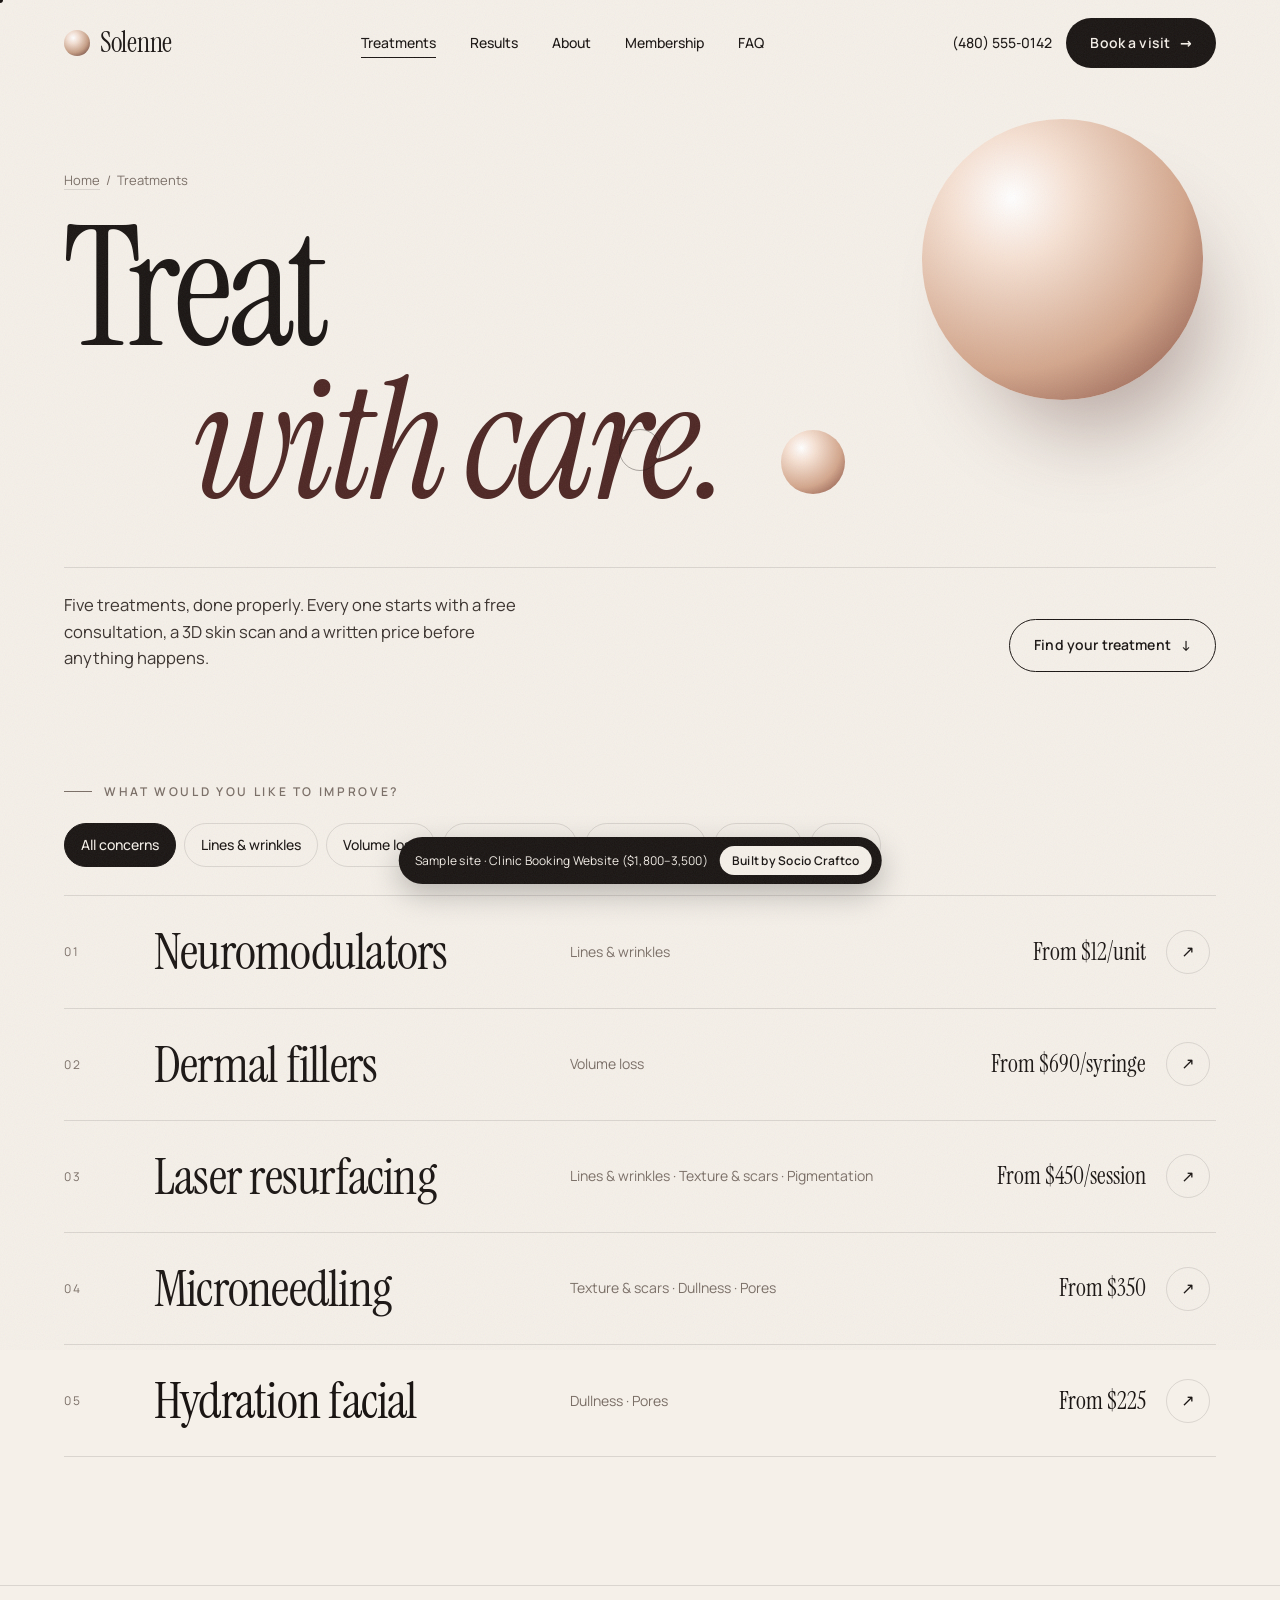
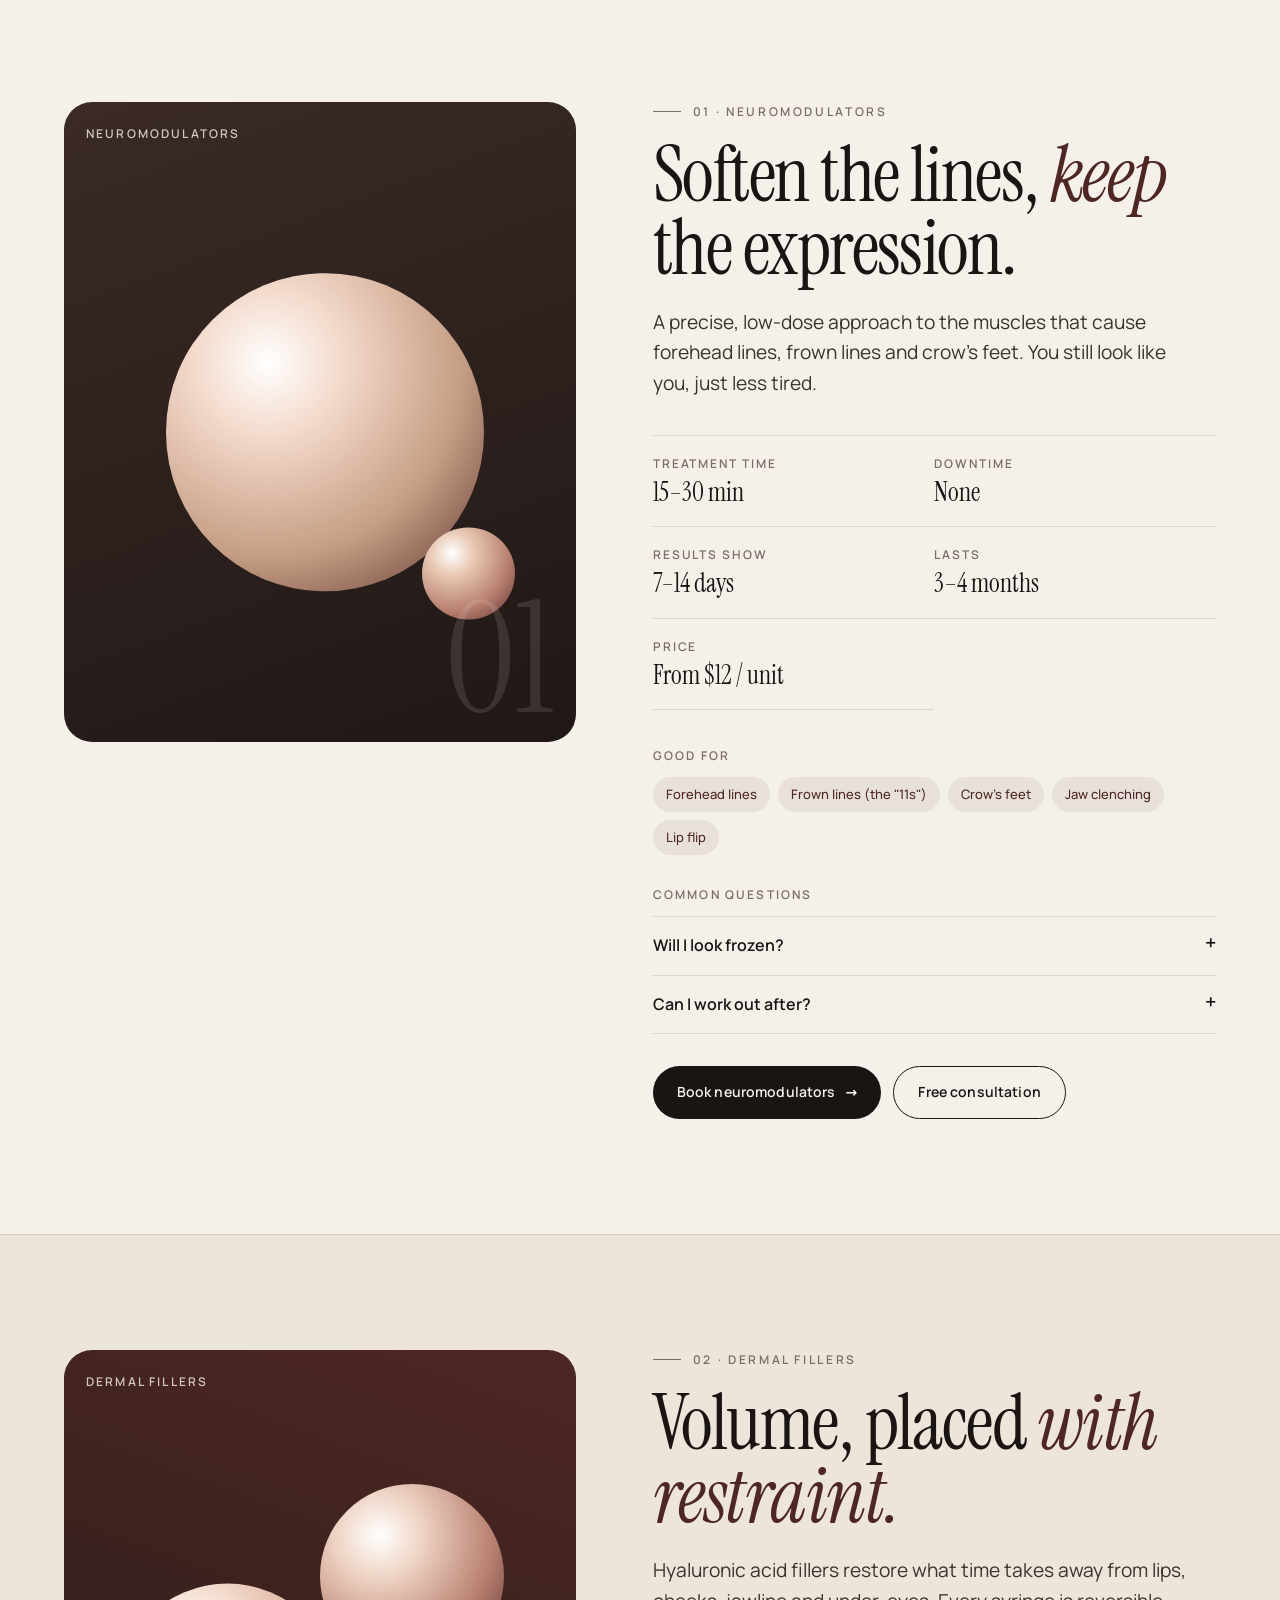
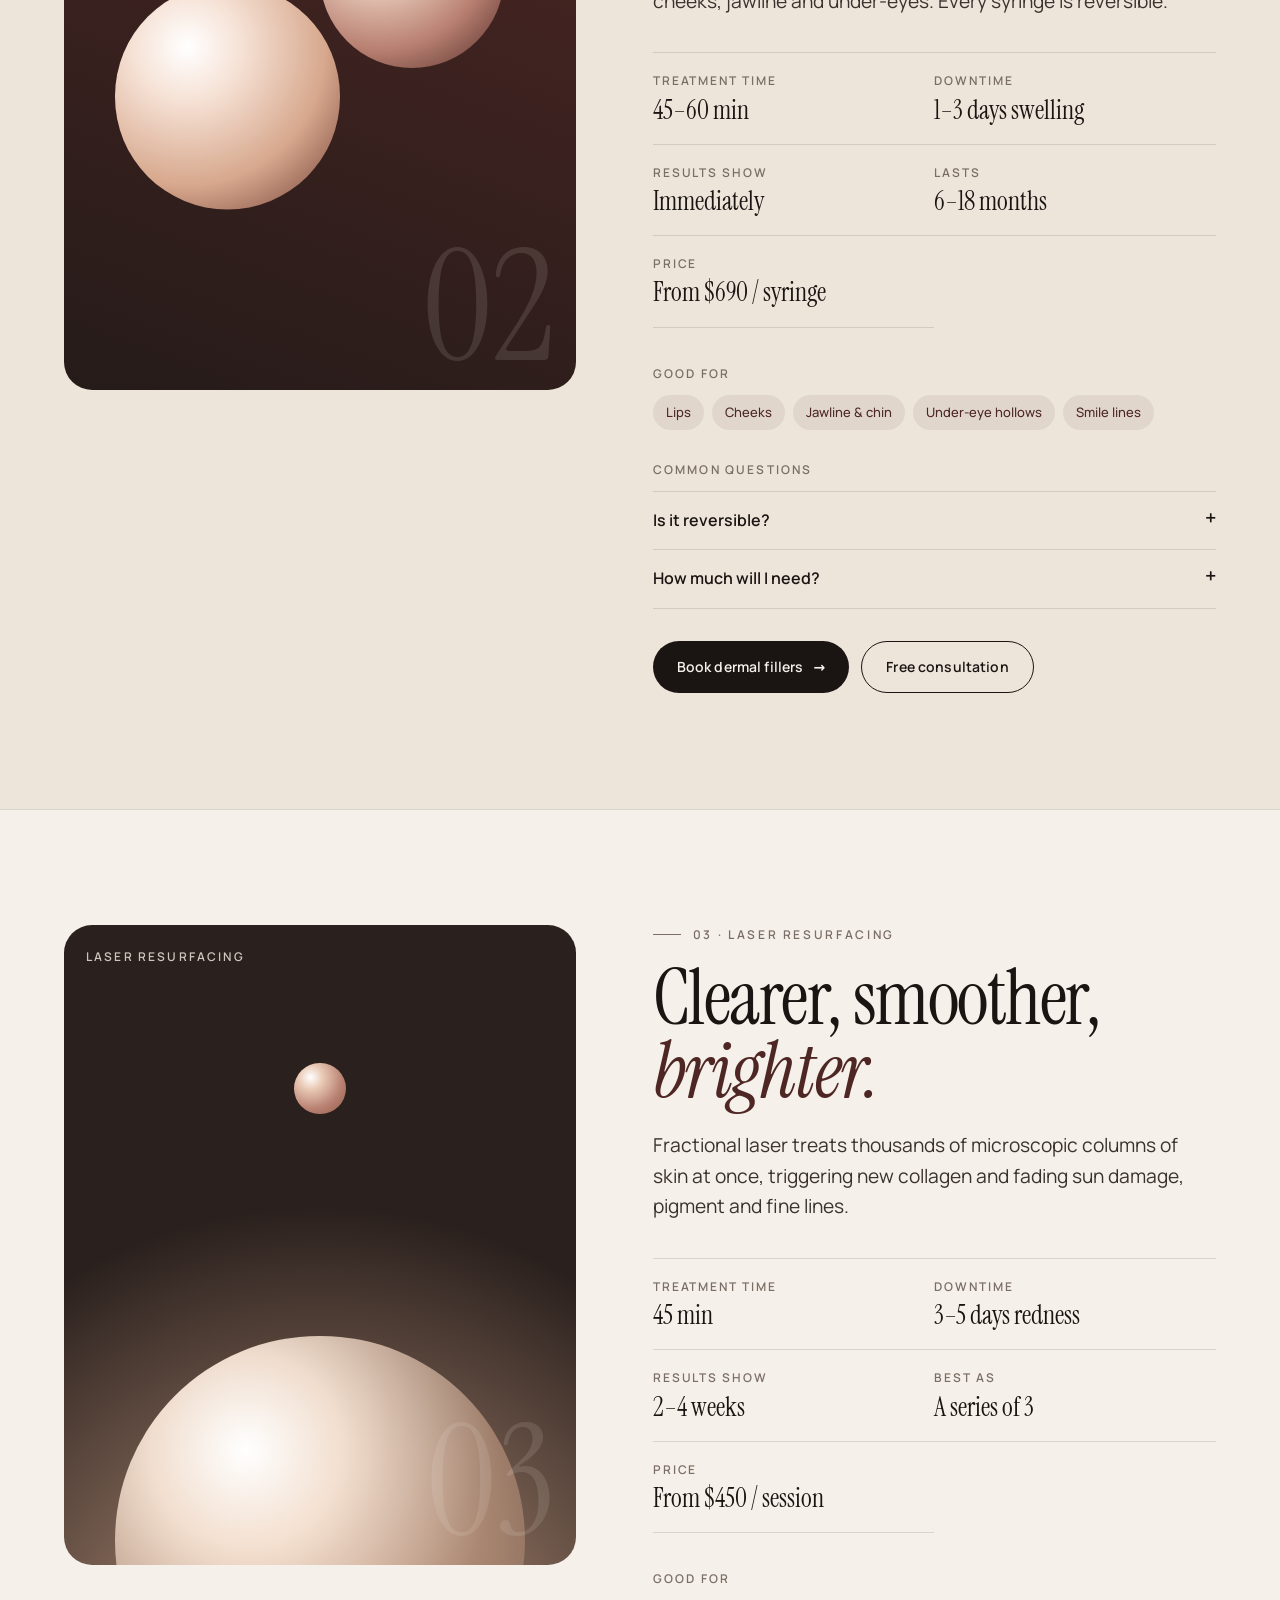
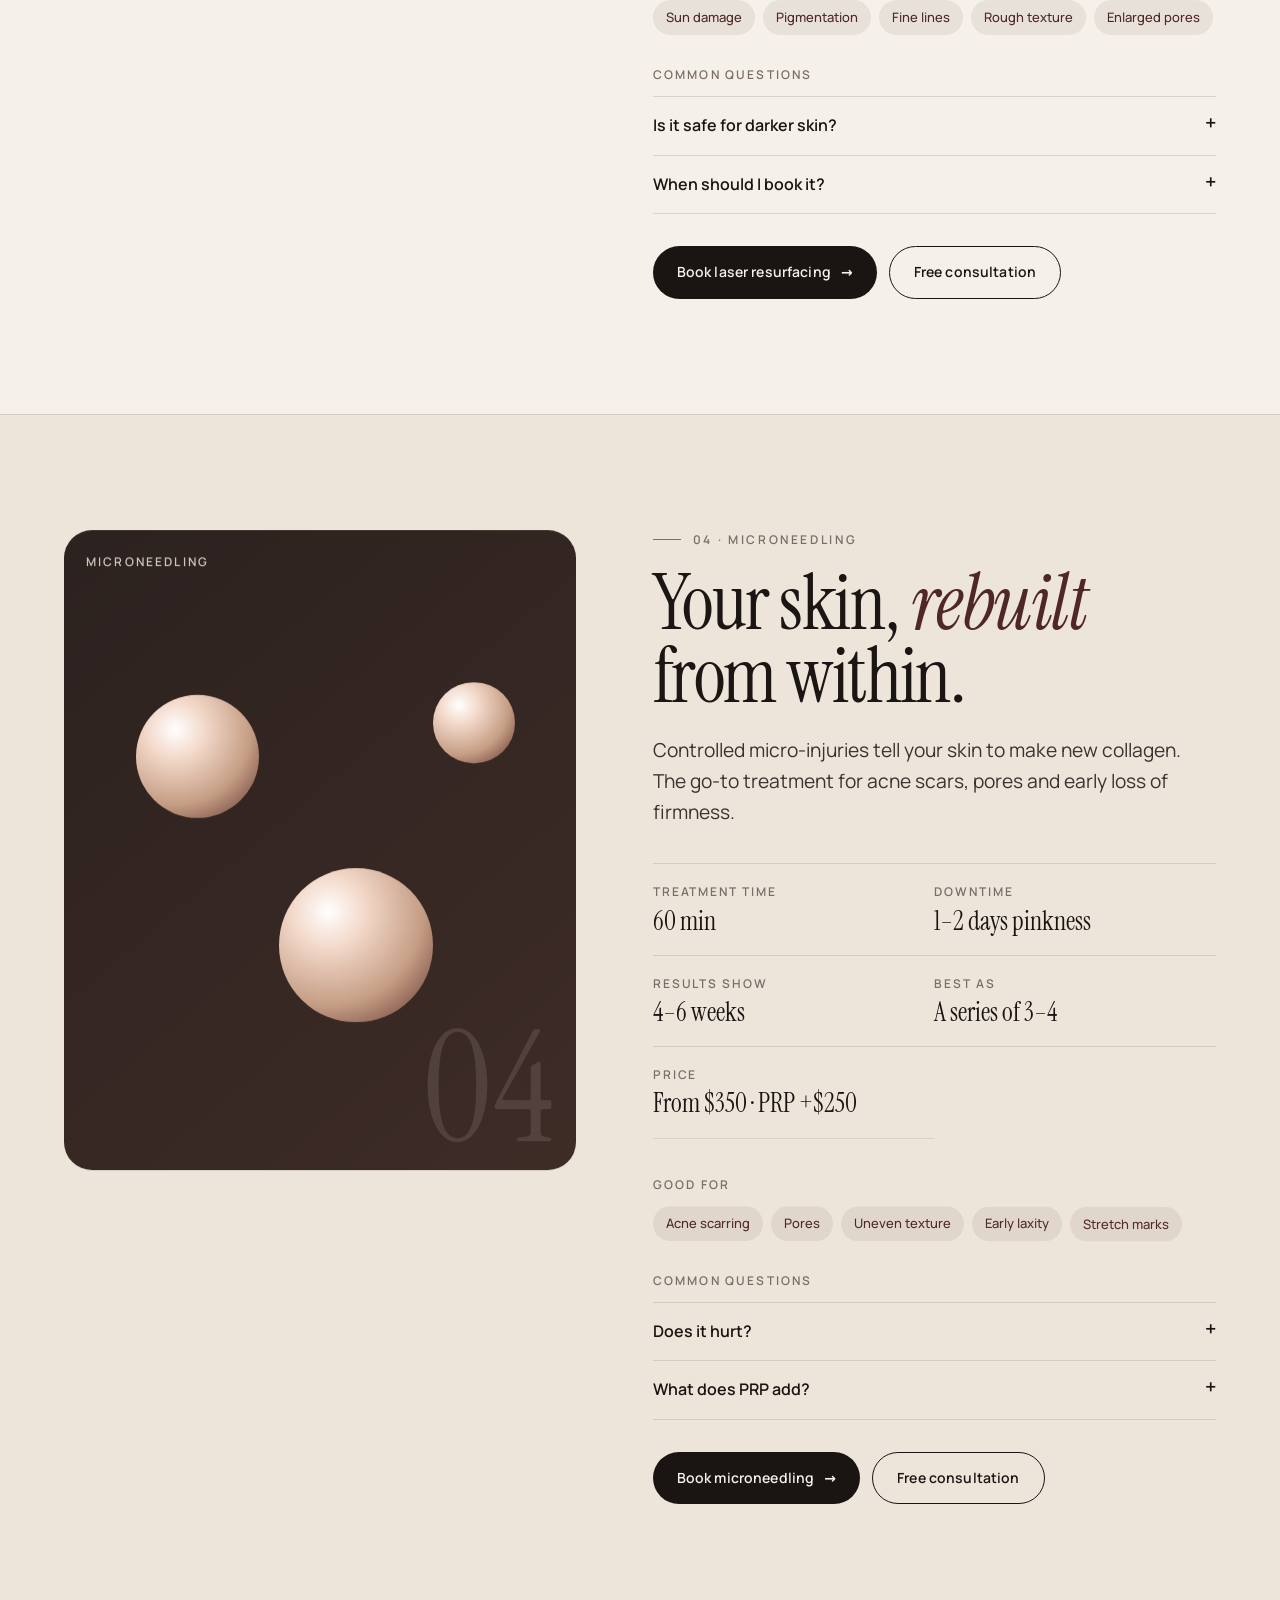
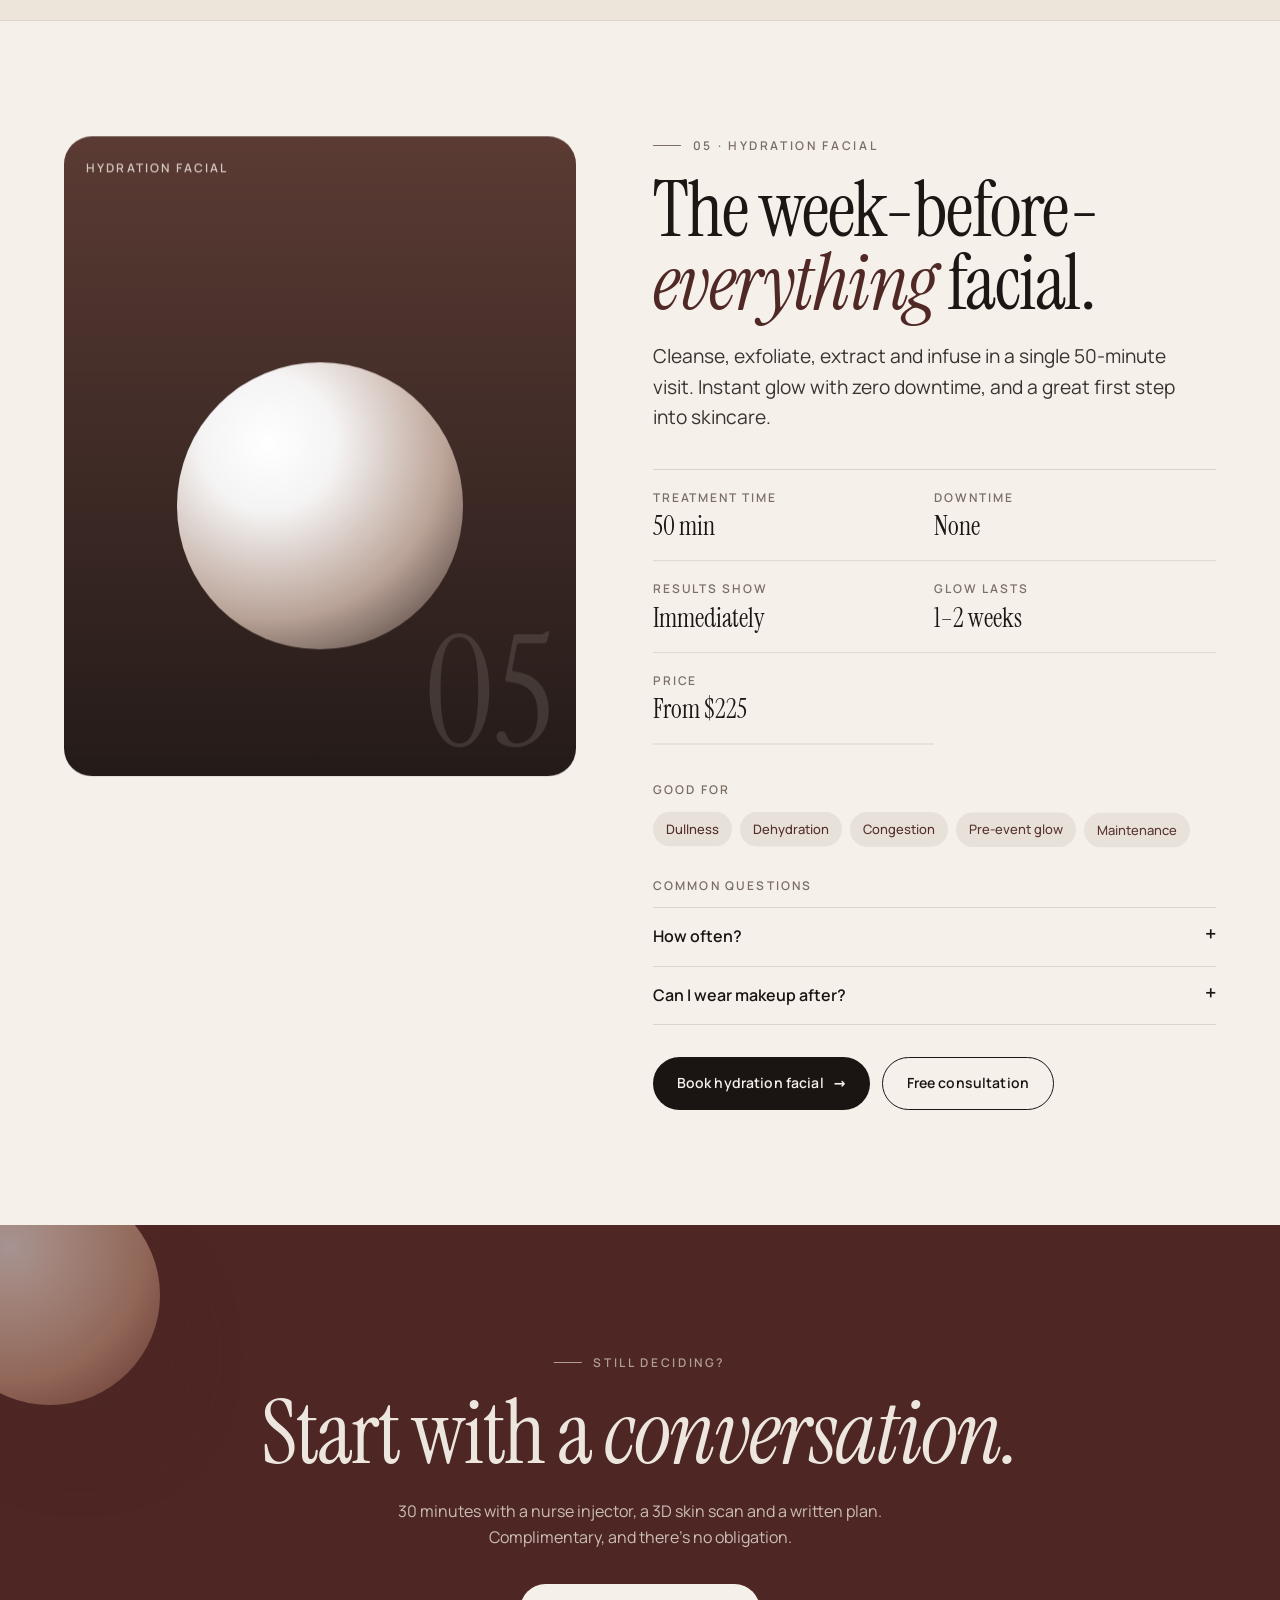
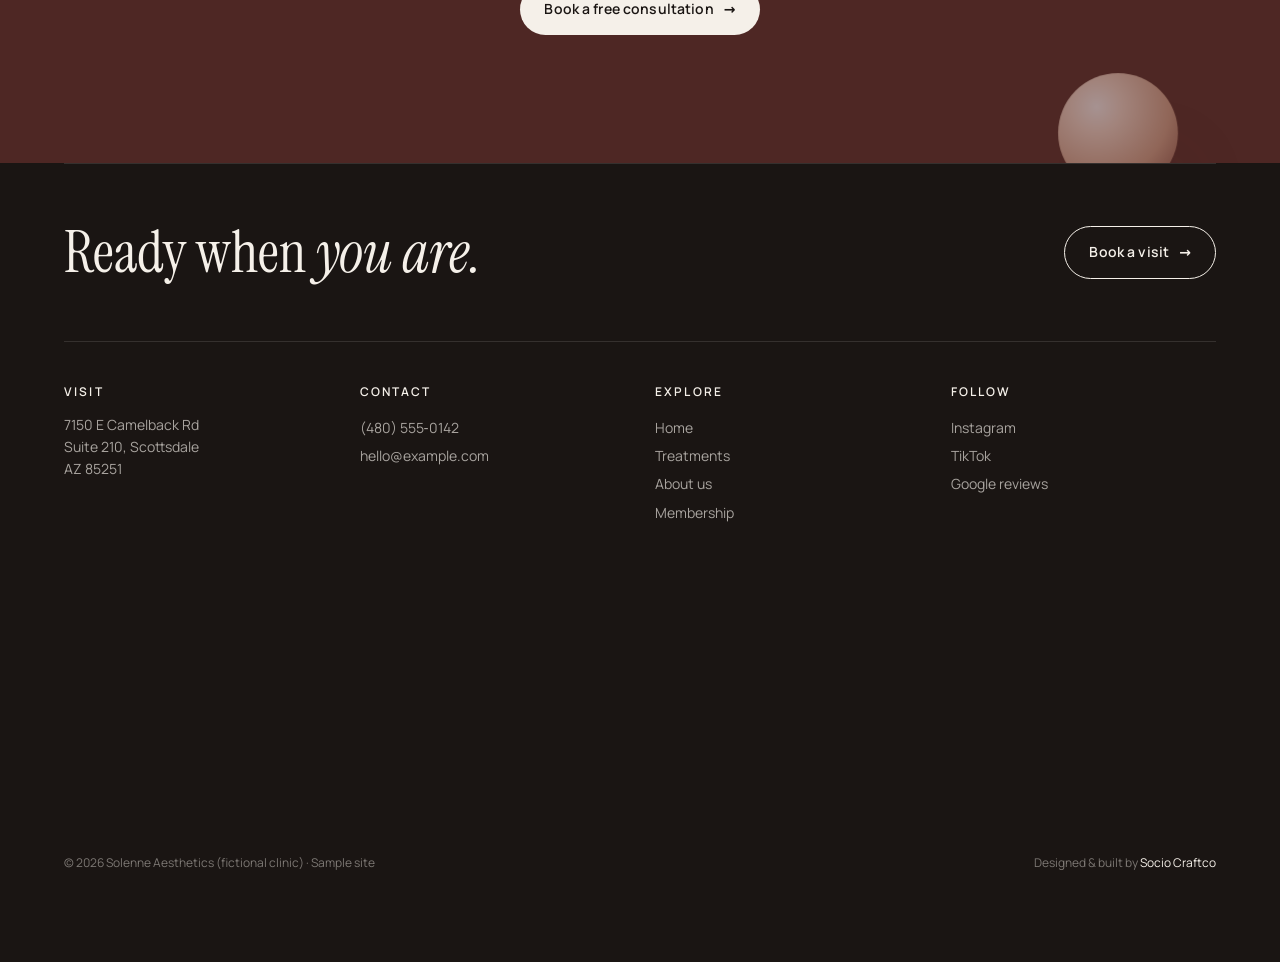
<file: demo-medspa-treatments.html>
<!DOCTYPE html>
<html lang="en">
<head>
<meta charset="UTF-8">
<meta name="viewport" content="width=device-width, initial-scale=1">
<title>Treatments — Solenne Aesthetics, Scottsdale | Sample site by Socio Craftco</title>
<meta name="description" content="Treatment guide for a sample medical spa website built by Socio Craftco.">
<meta name="robots" content="noindex">
<style>
@font-face{font-family:"Instrument Serif";font-style:normal;font-weight:400;font-display:swap;src:url(demo-assets/fonts/instrument-serif-latin-400-normal.woff2) format("woff2")}
@font-face{font-family:"Instrument Serif";font-style:italic;font-weight:400;font-display:swap;src:url(demo-assets/fonts/instrument-serif-latin-400-italic.woff2) format("woff2")}
@font-face{font-family:"Manrope";font-style:normal;font-weight:200 800;font-display:swap;src:url(demo-assets/fonts/manrope-latin-wght-normal.woff2) format("woff2")}

:root{
  --ivory:#F5F0E9; --ivory-2:#EDE5DA; --sand:#E2D4C3; --clay:#C59D84; --rose:#B98172;
  --oxblood:#4E2724; --ink:#1A1513; --ink-2:#3A322E; --muted:#7A6E66; --line:rgba(26,21,19,.12);
  --serif:"Instrument Serif", Georgia, serif; --sans:"Manrope", system-ui, -apple-system, sans-serif;
  --ease:cubic-bezier(.22,1,.36,1); --pad:clamp(20px,5vw,72px);
}
*{box-sizing:border-box;margin:0;padding:0}
html{-webkit-text-size-adjust:100%}
html.lenis,html.lenis body{height:auto}
.lenis.lenis-smooth{scroll-behavior:auto!important}
body{background:var(--ivory);color:var(--ink);font-family:var(--sans);font-size:16px;line-height:1.6;overflow-x:hidden;-webkit-font-smoothing:antialiased}
body.loading{overflow:hidden}
a{color:inherit;text-decoration:none}
button{font:inherit;color:inherit;background:none;border:0;cursor:pointer}
img,svg,canvas{display:block}
::selection{background:var(--oxblood);color:var(--ivory)}
.serif{font-family:var(--serif);font-weight:400}
em{font-style:italic;font-family:var(--serif)}

/* grain */
body::after{content:"";position:fixed;inset:-50%;pointer-events:none;z-index:90;opacity:.07;
  background-image:url("data:image/svg+xml,%3Csvg xmlns='http://www.w3.org/2000/svg' width='160' height='160'%3E%3Cfilter id='n'%3E%3CfeTurbulence type='fractalNoise' baseFrequency='.9' numOctaves='3' stitchTiles='stitch'/%3E%3C/filter%3E%3Crect width='100%25' height='100%25' filter='url(%23n)'/%3E%3C/svg%3E");
  animation:grain 1.2s steps(4) infinite}
@keyframes grain{0%{transform:translate(0,0)}25%{transform:translate(-3%,2%)}50%{transform:translate(2%,-3%)}75%{transform:translate(-2%,-1%)}100%{transform:translate(1%,3%)}}

/* demo ribbon */
.ribbon{position:fixed;left:50%;bottom:16px;transform:translateX(-50%);z-index:80;background:var(--ink);color:var(--ivory);
  font-size:12px;letter-spacing:.02em;padding:9px 10px 9px 16px;border-radius:999px;display:flex;gap:12px;align-items:center;
  box-shadow:0 10px 30px rgba(0,0,0,.25);white-space:nowrap;max-width:calc(100vw - 32px)}
.ribbon a{background:var(--ivory);color:var(--ink);padding:5px 12px;border-radius:999px;font-weight:600}
.ribbon span{overflow:hidden;text-overflow:ellipsis}

/* preloader */
.loader{position:fixed;inset:0;z-index:100;clip-path:inset(0 0 0 0);background:var(--ink);color:var(--ivory);display:flex;flex-direction:column;justify-content:space-between;padding:var(--pad)}
.loader-top{display:flex;justify-content:space-between;font-size:12px;letter-spacing:.2em;text-transform:uppercase;opacity:.6}
.loader-word{font-family:var(--serif);font-size:clamp(64px,14vw,220px);line-height:.9;overflow:hidden}
.loader-word span{display:inline-block;transform:translateY(100%)}
.loader-count{font-size:clamp(40px,6vw,90px);font-family:var(--serif);text-align:right;line-height:1}
.loader-bar{height:1px;background:rgba(245,240,233,.2);margin-top:20px;position:relative;overflow:hidden}
.loader-bar i{position:absolute;inset:0;background:var(--clay);transform:scaleX(0);transform-origin:left}

/* page transition curtain */
.curtain{position:fixed;inset:0;z-index:99;background:var(--oxblood);pointer-events:none;clip-path:inset(100% 0 0 0)}
/* cursor */
.cursor,.cursor-dot{position:fixed;top:0;left:0;pointer-events:none;z-index:95;border-radius:50%}
.cursor{width:42px;height:42px;margin:-21px 0 0 -21px;border:1px solid rgba(26,21,19,.35);display:grid;place-items:center;
  font-size:11px;font-weight:600;letter-spacing:.08em;text-transform:uppercase;color:var(--ivory);transition:width .4s var(--ease),height .4s var(--ease),margin .4s var(--ease),background .3s,border-color .3s}
.cursor span{opacity:0;transition:opacity .2s}
.cursor.hover{width:70px;height:70px;margin:-35px 0 0 -35px;background:rgba(197,157,132,.25);border-color:transparent}
.cursor.label{width:92px;height:92px;margin:-46px 0 0 -46px;background:var(--oxblood);border-color:transparent}
.cursor.label span{opacity:1}
.cursor-dot{width:6px;height:6px;margin:-3px 0 0 -3px;background:var(--ink)}
@media (hover:none),(pointer:coarse){.cursor,.cursor-dot{display:none}}

/* nav */
.nav{position:fixed;top:0;left:0;right:0;z-index:70;display:flex;align-items:center;justify-content:space-between;padding:18px var(--pad);transition:transform .5s var(--ease),background .4s,padding .4s}
.nav.scrolled{background:rgba(245,240,233,.88);backdrop-filter:blur(14px) saturate(1.4);-webkit-backdrop-filter:blur(14px) saturate(1.4);padding-top:12px;padding-bottom:12px;border-bottom:1px solid var(--line)}
.nav.hide{transform:translateY(-100%)}
.logo{font-family:var(--serif);font-size:28px;letter-spacing:-.01em;display:flex;align-items:center;gap:10px}
.logo-mark{width:26px;height:26px;border-radius:50%;background:radial-gradient(circle at 35% 30%,#fff 0,#F1DCCF 25%,var(--clay) 60%,var(--oxblood) 100%)}
.nav-links{display:flex;gap:34px;font-size:14px;font-weight:500}
.nav-links a{position:relative}
.nav-links a::after{content:"";position:absolute;left:0;bottom:-4px;width:100%;height:1px;background:currentColor;transform:scaleX(0);transform-origin:right;transition:transform .5s var(--ease)}
.nav-links a:hover::after{transform:scaleX(1);transform-origin:left}
.nav-right{display:flex;gap:14px;align-items:center}
.nav-phone{font-size:14px;font-weight:500}
.btn{position:relative;display:inline-flex;white-space:nowrap;justify-content:center;align-items:center;gap:10px;padding:14px 24px;border-radius:999px;font-size:14px;font-weight:600;letter-spacing:.01em;overflow:hidden;isolation:isolate;transition:color .5s var(--ease)}
.btn-dark{background:var(--ink);color:var(--ivory)}
.btn-dark::before{content:"";position:absolute;inset:0;background:var(--oxblood);border-radius:inherit;transform:translateY(101%);transition:transform .6s var(--ease);z-index:-1}
.btn-dark:hover::before{transform:translateY(0)}
.btn-line{border:1px solid var(--ink)}
.btn-line::before{content:"";position:absolute;inset:0;background:var(--ink);transform:translateY(101%);transition:transform .6s var(--ease);z-index:-1}
.btn-line:hover{color:var(--ivory)}
.btn-line:hover::before{transform:translateY(0)}
.btn .arr{display:inline-block;transition:transform .5s var(--ease)}
.btn:hover .arr{transform:translateX(4px) rotate(-45deg)}
.burger{display:none;width:44px;height:44px;border-radius:50%;border:1px solid var(--line);position:relative}
.burger i{position:absolute;left:13px;right:13px;height:1.5px;background:var(--ink);transition:transform .4s var(--ease)}
.burger i:first-child{top:18px}.burger i:last-child{top:25px}
.menu-open .burger i:first-child{transform:translateY(3.5px) rotate(45deg)}
.menu-open .burger i:last-child{transform:translateY(-3.5px) rotate(-45deg)}
.mobile-menu{position:fixed;inset:0;z-index:65;background:var(--ivory);padding:110px var(--pad) 40px;display:flex;flex-direction:column;justify-content:space-between;clip-path:inset(0 0 100% 0);transition:clip-path .8s var(--ease)}
.menu-open .mobile-menu{clip-path:inset(0 0 0 0)}
.mobile-menu a.big{display:block;font-family:var(--serif);font-size:48px;line-height:1.15;border-bottom:1px solid var(--line);padding:6px 0}

/* layout */
section{position:relative}
.wrap{padding:0 var(--pad)}
.eyebrow{font-size:12px;letter-spacing:.22em;text-transform:uppercase;font-weight:600;color:var(--muted);display:flex;align-items:center;gap:12px}
.eyebrow::before{content:"";width:28px;height:1px;background:currentColor}
.h2{font-family:var(--serif);font-weight:400;font-size:clamp(44px,6.4vw,104px);line-height:.95;letter-spacing:-.02em}
.line{display:block;overflow:hidden;padding-bottom:.06em}
.line > span{display:block}
.js .reveal-up{opacity:0;transform:translateY(40px)}

/* hero */
.hero{min-height:100svh;display:grid;grid-template-rows:1fr auto;padding:130px var(--pad) 40px;overflow:hidden}
#orbs{position:absolute;inset:0;width:100%;height:100%;z-index:0}
.hero-inner{position:relative;z-index:2;align-self:center}
.hero h1{font-family:var(--serif);font-weight:400;font-size:clamp(58px,11.5vw,200px);line-height:.88;letter-spacing:-.035em}
.hero h1 .indent{padding-left:clamp(40px,14vw,260px)}
.hero h1 em{color:var(--oxblood)}
.hero-sub{display:flex;justify-content:space-between;align-items:flex-end;gap:40px;margin-top:44px;flex-wrap:wrap}
.hero-sub p{max-width:420px;font-size:clamp(16px,1.3vw,19px);color:var(--ink-2)}
.hero-ctas{display:flex;gap:12px;flex-wrap:wrap}
.hero-foot{position:relative;z-index:2;display:flex;justify-content:space-between;align-items:center;border-top:1px solid var(--line);padding-top:20px;margin-top:50px;font-size:13px;color:var(--muted);gap:20px;flex-wrap:wrap}
.hero-foot b{color:var(--ink);font-weight:600}
.stars{color:var(--oxblood);letter-spacing:2px}
.scroll-cue{display:flex;align-items:center;gap:10px}
.scroll-cue i{width:1px;height:34px;background:var(--line);position:relative;overflow:hidden}
.scroll-cue i::after{content:"";position:absolute;left:0;top:-100%;width:100%;height:100%;background:var(--ink);animation:cue 1.8s var(--ease) infinite}
@keyframes cue{to{top:100%}}

/* marquee */
.marquee{border-top:1px solid var(--line);border-bottom:1px solid var(--line);overflow:hidden;padding:26px 0;background:var(--ivory)}
.marquee-track{display:flex;width:max-content;gap:0;will-change:transform}
.marquee-track span{font-family:var(--serif);font-size:clamp(36px,5vw,72px);white-space:nowrap;padding:0 28px;display:flex;align-items:center;gap:56px}
.marquee-track span::after{content:"";width:16px;height:16px;border-radius:50%;background:radial-gradient(circle at 35% 30%,#fff,var(--clay) 60%,var(--oxblood))}
.marquee-track span:nth-child(even){font-style:italic;color:var(--rose)}

/* manifesto */
.manifesto{padding:clamp(110px,16vw,240px) var(--pad)}
.manifesto-grid{display:grid;grid-template-columns:1fr 3fr;gap:40px}
.manifesto p.big{font-family:var(--serif);font-size:clamp(32px,4.4vw,72px);line-height:1.08;letter-spacing:-.015em}
.manifesto .w{opacity:.14;transition:none}
.manifesto-meta{margin-top:60px;display:grid;grid-template-columns:repeat(3,1fr);gap:30px;border-top:1px solid var(--line);padding-top:30px}
.stat b{display:block;font-family:var(--serif);font-weight:400;font-size:clamp(48px,6vw,88px);line-height:1;letter-spacing:-.02em}
.stat span{font-size:14px;color:var(--muted)}

/* treatments horizontal */
.treat{background:var(--ink);color:var(--ivory);overflow:hidden}
.treat-pin{height:100vh;display:flex;flex-direction:column;justify-content:center;padding:100px 0 60px}
.treat-head{display:flex;justify-content:space-between;align-items:flex-end;padding:0 var(--pad);margin-bottom:46px;gap:30px}
.treat-head .eyebrow{color:rgba(245,240,233,.55)}
.treat-progress{width:180px;height:1px;background:rgba(245,240,233,.2);position:relative}
.treat-progress i{position:absolute;inset:0;background:var(--clay);transform:scaleX(0);transform-origin:left}
.treat-track{display:flex;gap:28px;padding:0 var(--pad);width:max-content;will-change:transform}
.card{width:clamp(290px,30vw,440px);flex:none;border-radius:22px;background:#241D1A;border:1px solid rgba(245,240,233,.08);overflow:hidden;position:relative;transition:transform .6s var(--ease)}
.card-art{height:clamp(220px,26vh,300px);position:relative;overflow:hidden}
.card-art .orb{position:absolute;border-radius:50%;filter:blur(.3px);transition:transform 1s var(--ease)}
.card:hover .card-art .orb{transform:scale(1.12) translate(-4%,3%)}
.card-body{padding:26px}
.card-num{font-size:12px;letter-spacing:.2em;opacity:.5}
.card h3{font-family:var(--serif);font-weight:400;font-size:clamp(32px,2.6vw,42px);line-height:1;margin:10px 0 12px}
.card p{font-size:14px;color:rgba(245,240,233,.65);min-height:66px}
.card-foot{display:flex;justify-content:space-between;align-items:center;margin-top:20px;padding-top:18px;border-top:1px solid rgba(245,240,233,.1);font-size:14px}
.card-foot b{font-family:var(--serif);font-weight:400;font-size:24px}
.card-foot button{width:42px;height:42px;border-radius:50%;border:1px solid rgba(245,240,233,.3);display:grid;place-items:center;transition:background .4s,color .4s}
.card:hover .card-foot button{background:var(--ivory);color:var(--ink)}
.card-end{width:clamp(260px,24vw,360px);flex:none;display:flex;flex-direction:column;justify-content:center;gap:20px}
.card-end h3{font-family:var(--serif);font-weight:400;font-size:clamp(40px,4vw,60px);line-height:1}

/* results */
.results{padding:clamp(100px,14vw,200px) var(--pad)}
.results-grid{display:grid;grid-template-columns:1fr 1.15fr;gap:clamp(40px,6vw,100px);align-items:center}
.results-copy p{color:var(--ink-2);max-width:460px;margin:28px 0 34px;font-size:17px}
.checks{list-style:none;display:grid;gap:14px;font-size:15px}
.checks li{display:flex;gap:14px;align-items:flex-start;padding-bottom:14px;border-bottom:1px solid var(--line)}
.checks li::before{content:"";flex:none;width:8px;height:8px;border-radius:50%;background:var(--oxblood);margin-top:8px}
.ba{position:relative;aspect-ratio:4/5;border-radius:26px;overflow:hidden;user-select:none;touch-action:pan-y;cursor:ew-resize;box-shadow:0 40px 80px -30px rgba(78,39,36,.35)}
.ba-layer{position:absolute;inset:0}
.ba-before{background:
  radial-gradient(8% 6% at 30% 34%,rgba(170,80,70,.55),transparent 70%),
  radial-gradient(6% 5% at 62% 28%,rgba(160,75,65,.5),transparent 70%),
  radial-gradient(10% 7% at 44% 62%,rgba(175,90,75,.45),transparent 70%),
  radial-gradient(5% 4% at 72% 58%,rgba(150,70,60,.55),transparent 70%),
  radial-gradient(7% 5% at 22% 72%,rgba(140,80,60,.4),transparent 70%),
  radial-gradient(4% 3% at 55% 45%,rgba(120,70,55,.6),transparent 70%),
  radial-gradient(60% 50% at 50% 40%,#D8AE95,#C08E74 70%,#A8765E)}
.ba-before::after{content:"";position:absolute;inset:0;opacity:.55;mix-blend-mode:multiply;
  background-image:url("data:image/svg+xml,%3Csvg xmlns='http://www.w3.org/2000/svg' width='300' height='300'%3E%3Cfilter id='n'%3E%3CfeTurbulence type='fractalNoise' baseFrequency='.55' numOctaves='4'/%3E%3CfeColorMatrix values='0 0 0 0 .55 0 0 0 0 .35 0 0 0 0 .3 0 0 0 1.2 -.35'/%3E%3C/filter%3E%3Crect width='100%25' height='100%25' filter='url(%23n)'/%3E%3C/svg%3E")}
.ba-after{background:radial-gradient(35% 30% at 38% 30%,rgba(255,240,230,.7),transparent 70%),radial-gradient(60% 55% at 50% 42%,#EBC7B0,#D7A88D 70%,#C2927A);clip-path:inset(0 0 0 50%)}
.ba-after::after{content:"";position:absolute;inset:0;opacity:.18;mix-blend-mode:soft-light;
  background-image:url("data:image/svg+xml,%3Csvg xmlns='http://www.w3.org/2000/svg' width='300' height='300'%3E%3Cfilter id='n'%3E%3CfeTurbulence type='fractalNoise' baseFrequency='1.2' numOctaves='2'/%3E%3C/filter%3E%3Crect width='100%25' height='100%25' filter='url(%23n)'/%3E%3C/svg%3E")}
.ba-tag{position:absolute;top:20px;font-size:12px;letter-spacing:.16em;text-transform:uppercase;background:rgba(245,240,233,.85);backdrop-filter:blur(6px);padding:7px 12px;border-radius:999px;font-weight:600;z-index:3}
.ba-tag.l{left:20px}.ba-tag.r{right:20px}
.ba-handle{position:absolute;top:0;bottom:0;left:50%;width:2px;background:var(--ivory);z-index:4;transform:translateX(-1px)}
.ba-handle::after{content:"⟷";position:absolute;top:50%;left:50%;width:58px;height:58px;margin:-29px 0 0 -29px;border-radius:50%;background:var(--ivory);display:grid;place-items:center;font-size:20px;color:var(--ink);box-shadow:0 10px 30px rgba(0,0,0,.2)}
.ba-note{position:absolute;bottom:18px;left:20px;right:20px;font-size:12px;color:rgba(255,255,255,.85);z-index:3;text-shadow:0 1px 6px rgba(0,0,0,.3)}

/* process */
.process{padding:clamp(80px,10vw,160px) var(--pad);background:var(--ivory-2)}
.process-grid{display:grid;grid-template-columns:1fr 1.2fr;gap:clamp(40px,6vw,100px)}
.process-sticky{position:sticky;top:120px;align-self:start}
.process-sticky p{margin-top:28px;color:var(--ink-2);max-width:380px}
.steps{position:relative;padding-left:56px}
.steps svg{position:absolute;left:12px;top:10px;height:calc(100% - 20px);width:4px;overflow:visible}
.step{padding:0 0 clamp(70px,9vw,120px);position:relative}
.step:last-child{padding-bottom:0}
.step-dot{position:absolute;left:-56px;top:6px;width:26px;height:26px;border-radius:50%;background:var(--ivory-2);border:1px solid var(--ink);display:grid;place-items:center;font-size:11px;font-weight:700;transition:background .5s,color .5s}
.step.on .step-dot{background:var(--ink);color:var(--ivory)}
.step h3{font-family:var(--serif);font-weight:400;font-size:clamp(34px,3.4vw,52px);line-height:1;margin-bottom:14px}
.step p{color:var(--ink-2);max-width:460px}
.step small{display:inline-block;margin-top:16px;font-size:12px;letter-spacing:.14em;text-transform:uppercase;color:var(--muted);font-weight:600}

/* membership */
.members{padding:clamp(100px,14vw,200px) var(--pad)}
.members-head{display:flex;justify-content:space-between;align-items:flex-end;gap:30px;flex-wrap:wrap;margin-bottom:60px}
.members-head p{max-width:380px;color:var(--ink-2)}
.tiers{display:grid;grid-template-columns:repeat(3,1fr);gap:20px;perspective:1200px}
.tier{border:1px solid var(--line);border-radius:24px;padding:34px;background:rgba(255,255,255,.35);transform-style:preserve-3d;transition:transform .2s ease-out,box-shadow .5s;will-change:transform;position:relative;overflow:hidden}
.tier:hover{box-shadow:0 40px 70px -40px rgba(78,39,36,.4)}
.tier .glare{position:absolute;inset:0;pointer-events:none;background:radial-gradient(400px circle at var(--mx,50%) var(--my,50%),rgba(255,255,255,.55),transparent 45%);opacity:0;transition:opacity .4s}
.tier:hover .glare{opacity:1}
.tier.feat{background:var(--oxblood);color:var(--ivory);border-color:transparent}
.tier-name{font-size:12px;letter-spacing:.2em;text-transform:uppercase;font-weight:600;opacity:.7}
.tier-price{font-family:var(--serif);font-size:72px;line-height:1;margin:20px 0 4px;letter-spacing:-.02em}
.tier-price small{font-family:var(--sans);font-size:15px;opacity:.6;letter-spacing:0}
.tier ul{list-style:none;margin:28px 0 32px;display:grid;gap:12px;font-size:15px}
.tier li{display:flex;gap:10px}
.tier li::before{content:"✦";color:var(--clay);font-size:12px;margin-top:4px}
.tier .btn{width:100%;justify-content:center}
.tier.feat .btn-dark{background:var(--ivory);color:var(--ink)}
.tier.feat .btn-dark::before{background:var(--clay)}
.badge{position:absolute;top:28px;right:28px;font-size:11px;letter-spacing:.14em;text-transform:uppercase;border:1px solid rgba(245,240,233,.4);padding:5px 10px;border-radius:999px}

/* reviews */
.reviews{padding:0 0 clamp(100px,14vw,200px);overflow:hidden}
.reviews .wrap{margin-bottom:50px}
.rev-row{display:flex;gap:20px;width:max-content;padding-left:var(--pad)}
.rev{width:min(420px,82vw);flex:none;padding:30px;border-radius:22px;background:var(--ivory-2)}
.rev q{display:block;font-family:var(--serif);font-size:26px;line-height:1.2;quotes:"“" "”"}
.rev-who{display:flex;align-items:center;gap:12px;margin-top:24px;font-size:14px}
.rev-who i{width:40px;height:40px;border-radius:50%;flex:none}
.rev-who span{color:var(--muted);display:block;font-size:13px}

/* booking */
.book{background:var(--ink);color:var(--ivory);padding:clamp(100px,12vw,180px) var(--pad);border-radius:36px 36px 0 0;overflow:hidden}
.book-grid{display:grid;grid-template-columns:1fr 1.25fr;gap:clamp(40px,6vw,100px);align-items:start}
.book .eyebrow{color:rgba(245,240,233,.55)}
.book-copy p{color:rgba(245,240,233,.7);margin:28px 0;max-width:420px}
.book-info{display:grid;gap:18px;font-size:14px;color:rgba(245,240,233,.7);border-top:1px solid rgba(245,240,233,.12);padding-top:26px;max-width:420px}
.book-info b{color:var(--ivory);font-weight:600;display:block}
.widget{background:var(--ivory);color:var(--ink);border-radius:26px;padding:clamp(22px,3vw,38px);box-shadow:0 50px 100px -40px rgba(0,0,0,.6)}
.w-steps{display:flex;gap:6px;margin-bottom:26px}
.w-steps i{flex:1;height:3px;border-radius:3px;background:var(--sand);position:relative;overflow:hidden}
.w-steps i::after{content:"";position:absolute;inset:0;background:var(--oxblood);transform:scaleX(0);transform-origin:left;transition:transform .6s var(--ease)}
.w-steps i.on::after{transform:scaleX(1)}
.w-label{font-size:12px;letter-spacing:.18em;text-transform:uppercase;color:var(--muted);font-weight:600}
.w-title{font-family:var(--serif);font-size:clamp(30px,3vw,40px);line-height:1.05;margin:6px 0 22px}
.panel{display:none}
.panel.active{display:block;animation:pin .6s var(--ease)}
@keyframes pin{from{opacity:0;transform:translateY(14px)}to{opacity:1;transform:none}}
.opts{display:grid;grid-template-columns:1fr 1fr;gap:10px}
.opt{text-align:left;border:1px solid var(--line);border-radius:16px;padding:16px;transition:border-color .3s,background .3s,transform .3s var(--ease)}
.opt:hover{border-color:var(--ink);transform:translateY(-2px)}
.opt.sel{border-color:var(--oxblood);background:#fff;box-shadow:inset 0 0 0 1px var(--oxblood)}
.opt b{display:block;font-weight:600;font-size:15px}
.opt span{font-size:13px;color:var(--muted)}
.days{display:flex;gap:8px;overflow-x:auto;padding-bottom:8px;scrollbar-width:thin;margin-bottom:18px}
.day{flex:none;width:64px;padding:12px 0;border:1px solid var(--line);border-radius:14px;text-align:center;transition:all .3s}
.day small{display:block;font-size:11px;text-transform:uppercase;letter-spacing:.1em;color:var(--muted)}
.day b{font-family:var(--serif);font-size:26px;font-weight:400;line-height:1.1}
.day:disabled{opacity:.3;cursor:not-allowed}
.day.sel{background:var(--ink);color:var(--ivory);border-color:var(--ink)}
.day.sel small{color:rgba(245,240,233,.6)}
.times{display:grid;grid-template-columns:repeat(4,1fr);gap:8px}
.time{padding:11px 0;border:1px solid var(--line);border-radius:12px;font-size:14px;font-weight:500;transition:all .3s}
.time:hover:not(:disabled){border-color:var(--ink)}
.time:disabled{opacity:.3;text-decoration:line-through;cursor:not-allowed}
.time.sel{background:var(--oxblood);color:var(--ivory);border-color:var(--oxblood)}
.field{display:block;margin-bottom:12px}
.field span{display:block;font-size:12px;font-weight:600;letter-spacing:.06em;margin-bottom:6px;color:var(--ink-2)}
.field input,.field textarea{width:100%;font:inherit;font-size:15px;padding:13px 15px;border:1px solid var(--line);border-radius:12px;background:#fff;color:var(--ink);outline:none;transition:border-color .3s,box-shadow .3s}
.field input:focus,.field textarea:focus{border-color:var(--oxblood);box-shadow:0 0 0 3px rgba(78,39,36,.12)}
.field.err input{border-color:#B3261E}
.row2{display:grid;grid-template-columns:1fr 1fr;gap:12px}
.w-nav{display:flex;justify-content:space-between;align-items:center;margin-top:24px;gap:12px}
.w-back{font-size:14px;font-weight:600;color:var(--muted)}
.w-back[hidden]{visibility:hidden;display:inline}
.btn:disabled{opacity:.35;cursor:not-allowed}
.summary{border:1px solid var(--line);border-radius:16px;padding:6px 18px;margin-bottom:18px;font-size:14px}
.summary div{display:flex;justify-content:space-between;padding:10px 0;border-bottom:1px solid var(--line);gap:16px}
.summary div:last-child{border:0}
.summary span{color:var(--muted)}
.done{text-align:center;padding:20px 0}
.done-ring{width:84px;height:84px;margin:0 auto 18px}
.done-ring circle{fill:none;stroke:var(--oxblood);stroke-width:2;stroke-dasharray:240;stroke-dashoffset:240;transition:stroke-dashoffset 1s var(--ease)}
.done-ring path{fill:none;stroke:var(--oxblood);stroke-width:2.5;stroke-linecap:round;stroke-dasharray:50;stroke-dashoffset:50;transition:stroke-dashoffset .6s .6s var(--ease)}
.panel.active .done-ring circle,.panel.active .done-ring path{stroke-dashoffset:0}
.demo-note{font-size:12px;color:var(--muted);margin-top:14px;text-align:center}

/* faq */
.faq{background:var(--ink);color:var(--ivory);padding:0 var(--pad) clamp(100px,12vw,160px)}
.faq-grid{display:grid;grid-template-columns:1fr 1.6fr;gap:clamp(40px,6vw,100px);border-top:1px solid rgba(245,240,233,.12);padding-top:clamp(70px,8vw,120px)}
.faq .eyebrow{color:rgba(245,240,233,.55)}
.qa{border-bottom:1px solid rgba(245,240,233,.14)}
.qa button{width:100%;display:flex;justify-content:space-between;align-items:center;text-align:left;gap:20px;padding:26px 0;font-family:var(--serif);font-size:clamp(22px,2.2vw,30px);line-height:1.15}
.qa button i{flex:none;width:36px;height:36px;border-radius:50%;border:1px solid rgba(245,240,233,.3);position:relative;transition:transform .5s var(--ease),background .4s}
.qa button i::before,.qa button i::after{content:"";position:absolute;left:50%;top:50%;width:12px;height:1px;background:currentColor;transform:translate(-50%,-50%)}
.qa button i::after{transform:translate(-50%,-50%) rotate(90deg);transition:transform .5s var(--ease)}
.qa.open button i{background:var(--ivory);color:var(--ink)}
.qa.open button i::after{transform:translate(-50%,-50%) rotate(0)}
.qa-a{display:grid;grid-template-rows:0fr;transition:grid-template-rows .6s var(--ease)}
.qa.open .qa-a{grid-template-rows:1fr}
.qa-a > div{overflow:hidden}
.qa-a p{padding:0 0 26px;color:rgba(245,240,233,.7);max-width:620px}

/* footer */
footer{background:var(--ink);color:var(--ivory);padding:0 var(--pad) 90px;overflow:hidden}
.foot-cta{display:flex;justify-content:space-between;align-items:center;gap:30px;flex-wrap:wrap;padding:60px 0;border-top:1px solid rgba(245,240,233,.12)}
.foot-cta h3{font-family:var(--serif);font-weight:400;font-size:clamp(36px,4.5vw,68px);line-height:1}
.foot-cols{display:grid;grid-template-columns:repeat(4,1fr);gap:30px;font-size:14px;color:rgba(245,240,233,.65);padding:40px 0;border-top:1px solid rgba(245,240,233,.12)}
.foot-cols b{display:block;color:var(--ivory);font-weight:600;margin-bottom:12px;font-size:12px;letter-spacing:.18em;text-transform:uppercase}
.foot-cols a{display:block;padding:3px 0}
.foot-cols a:hover{color:var(--ivory)}
.wordmark{font-family:var(--serif);font-size:clamp(90px,23vw,380px);line-height:.8;letter-spacing:-.04em;white-space:nowrap;text-align:center;background:linear-gradient(180deg,var(--ivory) 20%,rgba(245,240,233,.05));-webkit-background-clip:text;background-clip:text;color:transparent;margin-top:20px}
.legal{display:flex;justify-content:space-between;flex-wrap:wrap;gap:12px;font-size:12px;color:rgba(245,240,233,.45);margin-top:30px}

/* responsive */
@media (max-width:1024px){
  .nav-links,.nav-phone{display:none}
  .burger{display:block}
  .tiers{grid-template-columns:1fr}
  .tier{max-width:560px}
}
@media (max-width:860px){
  .manifesto-grid,.results-grid,.process-grid,.book-grid,.faq-grid{grid-template-columns:1fr}
  .process-sticky{position:static}
  .manifesto-meta{grid-template-columns:1fr 1fr}
  .treat-pin{height:auto;padding:90px 0}
  .treat-track{width:auto;overflow-x:auto;scroll-snap-type:x mandatory;padding-bottom:20px;-webkit-overflow-scrolling:touch}
  .card{scroll-snap-align:center;width:82vw}
  .card-end{width:72vw}
  .treat-progress{display:none}
  .foot-cols{grid-template-columns:1fr 1fr}
  .nav-right .btn-dark{display:none}
}
@media (max-width:520px){
  .opts{grid-template-columns:1fr}
  .times{grid-template-columns:repeat(3,1fr)}
  .row2{grid-template-columns:1fr}
  .hero{padding-top:110px}
  .hero-ctas{width:100%;flex-direction:column}
  .hero-ctas .btn{width:100%}
  .hero h1{margin-top:22vh}
  .hero-foot > span:nth-child(2){display:none}
  .ribbon span{display:none}
}
@media (prefers-reduced-motion:reduce){
  *,*::before,*::after{animation:none!important;transition:none!important}
  .js .reveal-up{opacity:1;transform:none}
  .manifesto .w{opacity:1}
}

/* ===== inner pages ===== */
.nav-links a.active::after{transform:scaleX(1)}
.page-hero{padding:170px var(--pad) 70px;position:relative;overflow:hidden}
.page-hero h1{font-family:var(--serif);font-weight:400;font-size:clamp(64px,13vw,230px);line-height:.86;letter-spacing:-.035em}
.page-hero h1 em{color:var(--oxblood)}
.page-hero-sub{display:flex;justify-content:space-between;align-items:flex-end;gap:30px;flex-wrap:wrap;margin-top:44px;padding-top:24px;border-top:1px solid var(--line)}
.page-hero-sub p{max-width:480px;color:var(--ink-2);font-size:clamp(16px,1.3vw,19px)}
.crumbs{font-size:13px;color:var(--muted);margin-bottom:26px}
.crumbs a{border-bottom:1px solid var(--line)}
.hero-orb{position:absolute;border-radius:50%;pointer-events:none;background:radial-gradient(circle at 32% 28%,#fff,#F6E1D3 22%,#D3A68C 62%,#7A4237);box-shadow:30px 60px 80px -30px rgba(78,39,36,.35)}

/* treatment index */
.chips{display:flex;gap:8px;flex-wrap:wrap;margin:0 0 28px}
.chip{padding:10px 16px;border:1px solid var(--line);border-radius:999px;font-size:14px;font-weight:500;transition:all .35s var(--ease)}
.chip:hover{border-color:var(--ink)}
.chip.on{background:var(--ink);color:var(--ivory);border-color:var(--ink)}
.t-index{padding:40px var(--pad) clamp(90px,10vw,150px)}
.t-row{display:grid;grid-template-columns:70px 1.4fr 1.4fr 160px 50px;gap:20px;align-items:center;padding:30px 0;border-top:1px solid var(--line);transition:opacity .5s var(--ease),padding .6s var(--ease),color .4s}
.t-row:last-child{border-bottom:1px solid var(--line)}
.t-row .n{font-size:12px;letter-spacing:.2em;color:var(--muted)}
.t-row h3{font-family:var(--serif);font-weight:400;font-size:clamp(34px,4vw,64px);line-height:1;letter-spacing:-.015em}
.t-row .c{font-size:14px;color:var(--muted)}
.t-row .pr{font-family:var(--serif);font-size:24px;text-align:right}
.t-row .go{width:44px;height:44px;border-radius:50%;border:1px solid var(--line);display:grid;place-items:center;transition:all .5s var(--ease)}
.t-row:hover{padding-left:18px;color:var(--oxblood)}
.t-row:hover .go{background:var(--oxblood);color:var(--ivory);border-color:var(--oxblood);transform:rotate(-45deg)}
.t-row.dim{opacity:.18}
.preview{position:fixed;top:0;left:0;width:280px;height:340px;margin:-170px 0 0 -140px;border-radius:22px;pointer-events:none;z-index:60;overflow:hidden;transform:scale(0);box-shadow:0 40px 80px -30px rgba(26,21,19,.5)}
.preview i{position:absolute;inset:0;transition:opacity .4s}
.preview b{position:absolute;left:18px;bottom:16px;color:var(--ivory);font-family:var(--serif);font-weight:400;font-size:26px;z-index:2}
@media (hover:none),(pointer:coarse){.preview{display:none}}

/* treatment detail */
.detail{padding:clamp(80px,9vw,140px) var(--pad);border-top:1px solid var(--line)}
.detail:nth-of-type(even){background:var(--ivory-2)}
.detail-grid{display:grid;grid-template-columns:1fr 1.1fr;gap:clamp(40px,6vw,100px);align-items:start}
.detail-art{position:sticky;top:100px;height:min(72vh,640px);border-radius:28px;overflow:hidden}
.detail-art .orb{position:absolute;border-radius:50%}
.detail-art .tag{position:absolute;left:22px;top:22px;font-size:12px;letter-spacing:.18em;text-transform:uppercase;color:var(--ivory);font-weight:600;opacity:.8}
.detail-art .big-n{position:absolute;right:22px;bottom:4px;font-family:var(--serif);font-size:clamp(90px,12vw,180px);line-height:1;color:rgba(245,240,233,.12)}
.detail h2{font-family:var(--serif);font-weight:400;font-size:clamp(48px,6vw,96px);line-height:.95;letter-spacing:-.02em;margin:18px 0 22px}
.detail h2 em{color:var(--oxblood)}
.detail .lede{font-size:clamp(18px,1.5vw,21px);color:var(--ink-2);max-width:540px}
.spec{display:grid;grid-template-columns:1fr 1fr;margin:36px 0;border-top:1px solid var(--line)}
.spec div{padding:18px 0;border-bottom:1px solid var(--line)}
.spec div:nth-child(odd){padding-right:20px}
.spec dt{font-size:12px;letter-spacing:.16em;text-transform:uppercase;color:var(--muted);font-weight:600}
.spec dd{font-family:var(--serif);font-size:26px;line-height:1.2;margin-top:4px}
.treats{display:flex;flex-wrap:wrap;gap:8px;margin:0 0 30px}
.treats span{font-size:13px;padding:7px 13px;border-radius:999px;background:rgba(78,39,36,.07);color:var(--oxblood);font-weight:500}
.sub-h{font-size:12px;letter-spacing:.18em;text-transform:uppercase;font-weight:600;color:var(--muted);margin:30px 0 12px}
.qa-mini{border-top:1px solid var(--line)}
.qa-mini details{border-bottom:1px solid var(--line)}
.qa-mini summary{list-style:none;cursor:pointer;padding:16px 0;font-weight:600;display:flex;justify-content:space-between;gap:16px}
.qa-mini summary::-webkit-details-marker{display:none}
.qa-mini summary::after{content:"+";font-size:20px;line-height:1;transition:transform .4s var(--ease)}
.qa-mini details[open] summary::after{transform:rotate(45deg)}
.qa-mini p{padding:0 0 16px;color:var(--ink-2);font-size:15px}
.detail-ctas{display:flex;gap:12px;flex-wrap:wrap;margin-top:32px}

/* consult band */
.band{background:var(--oxblood);color:var(--ivory);padding:clamp(80px,10vw,150px) var(--pad);text-align:center;overflow:hidden;position:relative}
.band h2{font-family:var(--serif);font-weight:400;font-size:clamp(48px,7vw,120px);line-height:.95;letter-spacing:-.02em}
.band p{max-width:520px;margin:24px auto 34px;color:rgba(245,240,233,.75)}
.band .btn-dark{background:var(--ivory);color:var(--ink)}
.band .btn-dark::before{background:var(--clay)}

/* about */
.statement{padding:clamp(100px,14vw,220px) var(--pad)}
.statement p{font-family:var(--serif);font-size:clamp(34px,4.6vw,76px);line-height:1.06;letter-spacing:-.015em;max-width:1200px}
.statement .w{opacity:.14}
.story{padding:0 var(--pad) clamp(100px,12vw,180px)}
.story-grid{display:grid;grid-template-columns:1fr 1fr;gap:clamp(40px,6vw,100px);align-items:center}
.story-art{aspect-ratio:4/5;border-radius:28px;position:relative;overflow:hidden;background:linear-gradient(170deg,#E6D3C3,#C59D84 55%,#7A4237)}
.story-art .orb{position:absolute;border-radius:50%}
.story-copy p{color:var(--ink-2);margin-top:20px;max-width:520px;font-size:17px}
.sig{font-family:var(--serif);font-style:italic;font-size:34px;margin-top:30px;color:var(--oxblood)}
.values{background:var(--ink);color:var(--ivory);padding:clamp(100px,12vw,180px) var(--pad)}
.values .eyebrow{color:rgba(245,240,233,.55)}
.v-grid{display:grid;grid-template-columns:repeat(3,1fr);gap:20px;margin-top:60px}
.v{border-top:1px solid rgba(245,240,233,.2);padding-top:28px}
.v .n{font-size:12px;letter-spacing:.2em;opacity:.5}
.v h3{font-family:var(--serif);font-weight:400;font-size:clamp(36px,3.6vw,56px);line-height:1;margin:14px 0}
.v p{color:rgba(245,240,233,.68)}
.team{padding:clamp(100px,12vw,180px) var(--pad)}
.team-grid{display:grid;grid-template-columns:repeat(4,1fr);gap:20px;margin-top:60px}
.member .portrait{aspect-ratio:3/4;border-radius:22px;position:relative;overflow:hidden;margin-bottom:18px}
.member .portrait .orb{position:absolute;border-radius:50%;transition:transform 1.2s var(--ease)}
.member:hover .portrait .orb{transform:translateY(-6%) scale(1.06)}
.member .portrait .ini{position:absolute;left:18px;bottom:12px;font-family:var(--serif);font-size:64px;line-height:1;color:rgba(245,240,233,.9)}
.member h3{font-family:var(--serif);font-weight:400;font-size:30px;line-height:1.05}
.member .role{font-size:14px;color:var(--oxblood);font-weight:600;margin:4px 0 10px}
.member p{font-size:14px;color:var(--ink-2)}
.spaces{padding:0 0 clamp(100px,12vw,180px);overflow:hidden}
.spaces .wrap{display:flex;justify-content:space-between;align-items:flex-end;gap:30px;flex-wrap:wrap;margin-bottom:50px}
.spaces-row{display:flex;gap:20px;width:max-content;padding:0 var(--pad);will-change:transform}
.space{width:clamp(280px,34vw,520px);aspect-ratio:4/3;border-radius:24px;position:relative;overflow:hidden;flex:none}
.space b{position:absolute;left:22px;bottom:18px;font-family:var(--serif);font-weight:400;font-size:30px;color:var(--ivory);z-index:2}
.space span{position:absolute;left:22px;top:20px;font-size:12px;letter-spacing:.18em;text-transform:uppercase;color:rgba(245,240,233,.75);font-weight:600;z-index:2}
.timeline{background:var(--ivory-2);padding:clamp(100px,12vw,180px) var(--pad)}
.tl-grid{display:grid;grid-template-columns:1fr 1.3fr;gap:clamp(40px,6vw,100px)}
.tl-sticky{position:sticky;top:120px;align-self:start}
.tl{position:relative;padding-left:40px}
.tl-line{position:absolute;left:5px;top:8px;bottom:8px;width:1px;background:var(--line)}
.tl-line i{position:absolute;inset:0;background:var(--oxblood);transform:scaleY(0);transform-origin:top}
.tl-item{position:relative;padding-bottom:clamp(50px,6vw,80px)}
.tl-item:last-child{padding-bottom:0}
.tl-item::before{content:"";position:absolute;left:-40px;top:14px;width:11px;height:11px;border-radius:50%;background:var(--ivory-2);border:1px solid var(--oxblood);transition:background .4s}
.tl-item.on::before{background:var(--oxblood)}
.tl-item .yr{font-family:var(--serif);font-size:clamp(48px,5vw,80px);line-height:1;color:var(--oxblood)}
.tl-item h3{font-size:18px;font-weight:600;margin:10px 0 6px}
.tl-item p{color:var(--ink-2);max-width:480px}
.creds{display:grid;grid-template-columns:repeat(4,1fr);gap:20px;margin-top:70px;padding-top:30px;border-top:1px solid var(--line)}
.creds div{font-size:14px;color:var(--ink-2)}
.creds b{display:block;font-family:var(--serif);font-weight:400;font-size:clamp(40px,4vw,64px);line-height:1;color:var(--ink)}

@media (max-width:1024px){
  .t-row{grid-template-columns:50px 1fr 120px 44px}
  .t-row .c{display:none}
  .team-grid{grid-template-columns:1fr 1fr}
}
@media (max-width:860px){
  .detail-grid,.story-grid,.tl-grid{grid-template-columns:1fr}
  .detail-art{position:relative;top:0;height:56vh}
  .tl-sticky{position:static}
  .v-grid{grid-template-columns:1fr}
  .creds{grid-template-columns:1fr 1fr}
  .spaces-row{overflow-x:auto;width:auto;scroll-snap-type:x mandatory;padding-bottom:12px}
  .space{width:80vw;scroll-snap-align:center}
}
@media (max-width:520px){
  .t-row{grid-template-columns:1fr 44px;gap:8px 14px;padding:24px 0}
  .t-row .n{grid-column:1/-1}
  .t-row .pr{text-align:left;font-size:20px;grid-column:1;grid-row:3}
  .t-row .go{grid-column:2;grid-row:2/4}
  .spec{grid-template-columns:1fr}
  .spec div:nth-child(odd){padding-right:0}
  .team-grid{grid-template-columns:1fr}
  .page-hero{padding-top:130px}
  .page-hero .hero-orb:nth-of-type(2){display:none}
}
@media (prefers-reduced-motion:reduce){.statement .w{opacity:1}}
</style>
</head>
<body>
<script src="demo-assets/js-flag.js"></script>
<div class="curtain" id="curtain" aria-hidden="true"></div>
<div class="cursor" id="cursor"><span id="cursorLabel">View</span></div>
<div class="cursor-dot" id="cursorDot"></div>
<div class="ribbon"><span>Sample site · Clinic Booking Website ($1,800–3,500)</span><a href="https://www.sociocraftco.in/packages.html">Built by Socio Craftco</a></div>
<header class="nav" id="nav">
  <a href="demo-medspa.html" class="logo"><i class="logo-mark"></i>Solenne</a>
  <nav class="nav-links" aria-label="Main">
    <a href="demo-medspa-treatments.html" class="active">Treatments</a>
    <a href="demo-medspa.html#results">Results</a>
    <a href="demo-medspa-about.html">About</a>
    <a href="demo-medspa.html#membership">Membership</a>
    <a href="demo-medspa.html#faq">FAQ</a>
  </nav>
  <div class="nav-right">
    <a class="nav-phone" href="tel:+14805550142">(480) 555‑0142</a>
    <a href="demo-medspa.html#book" class="btn btn-dark magnetic">Book a visit <span class="arr">→</span></a>
    <button class="burger" id="burger" aria-label="Open menu"><i></i><i></i></button>
  </div>
</header>
<div class="mobile-menu" id="mobileMenu">
  <div>
    <a class="big" href="demo-medspa.html">Home</a>
    <a class="big" href="demo-medspa-treatments.html">Treatments</a>
    <a class="big" href="demo-medspa-about.html">About</a>
    <a class="big" href="demo-medspa.html#membership">Membership</a>
    <a class="big" href="demo-medspa.html#book">Book a visit</a>
  </div>
  <div style="font-size:14px;color:var(--muted)">7150 E Camelback Rd, Scottsdale, AZ<br>(480) 555‑0142 · Mon–Sat</div>
</div>
<main id="top">
<section class="page-hero">
  <i class="hero-orb" style="width:clamp(140px,22vw,360px);aspect-ratio:1;right:6%;top:16%"></i>
  <i class="hero-orb" style="width:clamp(40px,5vw,80px);aspect-ratio:1;right:34%;top:58%"></i>
  <div class="crumbs"><a href="demo-medspa.html">Home</a> &nbsp;/&nbsp; Treatments</div>
  <h1><span class="line"><span>Treat</span></span><span class="line" style="padding-left:clamp(30px,10vw,200px)"><span><em>with care.</em></span></span></h1>
  <div class="page-hero-sub">
    <p>Five treatments, done properly. Every one starts with a free consultation, a 3D skin scan and a written price before anything happens.</p>
    <a href="#index" class="btn btn-line magnetic">Find your treatment <span class="arr">↓</span></a>
  </div>
</section>

<section class="t-index" id="index">
  <div class="eyebrow" style="margin-bottom:22px">What would you like to improve?</div>
  <div class="chips" id="chips"><button class="chip on" data-c="all">All concerns</button><button class="chip" data-c="lines">Lines & wrinkles</button><button class="chip" data-c="volume">Volume loss</button><button class="chip" data-c="texture">Texture & scars</button><button class="chip" data-c="pigment">Pigmentation</button><button class="chip" data-c="dull">Dullness</button><button class="chip" data-c="pores">Pores</button></div>
  <div id="rows"><a class="t-row" href="#neuromodulators" data-concerns="lines" data-art="linear-gradient(160deg,#3B2A25,#1F1816)" data-name="Neuromodulators" data-cursor="View">
  <span class="n">01</span><h3>Neuromodulators</h3><span class="c">Lines & wrinkles</span><span class="pr">From $12/unit</span><span class="go">↗</span></a><a class="t-row" href="#fillers" data-concerns="volume" data-art="linear-gradient(200deg,#4E2724,#251B19)" data-name="Dermal fillers" data-cursor="View">
  <span class="n">02</span><h3>Dermal fillers</h3><span class="c">Volume loss</span><span class="pr">From $690/syringe</span><span class="go">↗</span></a><a class="t-row" href="#laser" data-concerns="lines texture pigment" data-art="radial-gradient(circle at 50% 120%,#C59D84,#2A201D 60%)" data-name="Laser resurfacing" data-cursor="View">
  <span class="n">03</span><h3>Laser resurfacing</h3><span class="c">Lines & wrinkles · Texture & scars · Pigmentation</span><span class="pr">From $450/session</span><span class="go">↗</span></a><a class="t-row" href="#microneedling" data-concerns="texture dull pores" data-art="linear-gradient(140deg,#2C221F,#3E2C27)" data-name="Microneedling" data-cursor="View">
  <span class="n">04</span><h3>Microneedling</h3><span class="c">Texture & scars · Dullness · Pores</span><span class="pr">From $350</span><span class="go">↗</span></a><a class="t-row" href="#hydration" data-concerns="dull pores" data-art="linear-gradient(180deg,#5A3A33,#231A18)" data-name="Hydration facial" data-cursor="View">
  <span class="n">05</span><h3>Hydration facial</h3><span class="c">Dullness · Pores</span><span class="pr">From $225</span><span class="go">↗</span></a></div>
</section>
<div class="preview" id="preview" aria-hidden="true"><i id="pvArt"></i><b id="pvName"></b></div>

<section class="detail" id="neuromodulators">
  <div class="detail-grid">
    <div class="detail-art reveal-up" style="background:linear-gradient(160deg,#3B2A25,#1F1816)"><span class="tag">Neuromodulators</span><i class="orb" style="width:62%;aspect-ratio:1;left:20%;top:12%;background:radial-gradient(circle at 32% 28%,#fff,#F3D9CA 24%,#C59D84 62%,#5A2E2A)"></i><i class="orb" style="width:18%;aspect-ratio:1;left:70%;top:60%;background:radial-gradient(circle at 32% 28%,#fff,#E9C9B5 24%,#B98172 62%,#5A2E2A)"></i><span class="big-n">01</span></div>
    <div>
      <div class="eyebrow">01 · Neuromodulators</div>
      <h2>Soften the lines, <em>keep</em> the expression.</h2>
      <p class="lede">A precise, low-dose approach to the muscles that cause forehead lines, frown lines and crow's feet. You still look like you, just less tired.</p>
      <dl class="spec"><div><dt>Treatment time</dt><dd>15–30 min</dd></div><div><dt>Downtime</dt><dd>None</dd></div><div><dt>Results show</dt><dd>7–14 days</dd></div><div><dt>Lasts</dt><dd>3–4 months</dd></div><div><dt>Price</dt><dd>From $12 / unit</dd></div></dl>
      <div class="sub-h">Good for</div>
      <div class="treats"><span>Forehead lines</span><span>Frown lines (the "11s")</span><span>Crow's feet</span><span>Jaw clenching</span><span>Lip flip</span></div>
      <div class="sub-h">Common questions</div>
      <div class="qa-mini"><details><summary>Will I look frozen?</summary><p>Not here. We dose conservatively and review at two weeks, adding a touch more only if you want it.</p></details><details><summary>Can I work out after?</summary><p>Wait 24 hours before strenuous exercise and avoid lying flat for 4 hours.</p></details></div>
      <div class="detail-ctas">
        <a href="demo-medspa.html?t=Neuromodulators#book" class="btn btn-dark magnetic">Book neuromodulators <span class="arr">→</span></a>
        <a href="demo-medspa.html?t=Free%20consultation#book" class="btn btn-line magnetic">Free consultation</a>
      </div>
    </div>
  </div>
</section>
<section class="detail" id="fillers">
  <div class="detail-grid">
    <div class="detail-art reveal-up" style="background:linear-gradient(200deg,#4E2724,#251B19)"><span class="tag">Dermal fillers</span><i class="orb" style="width:44%;aspect-ratio:1;left:10%;top:26%;background:radial-gradient(circle at 32% 28%,#fff,#F6E2D6 24%,#D7A88D 62%,#6E3A33)"></i><i class="orb" style="width:36%;aspect-ratio:1;left:50%;top:8%;background:radial-gradient(circle at 32% 28%,#fff,#EED3C3 24%,#B98172 62%,#4E2724)"></i><span class="big-n">02</span></div>
    <div>
      <div class="eyebrow">02 · Dermal fillers</div>
      <h2>Volume, placed <em>with restraint.</em></h2>
      <p class="lede">Hyaluronic acid fillers restore what time takes away from lips, cheeks, jawline and under-eyes. Every syringe is reversible.</p>
      <dl class="spec"><div><dt>Treatment time</dt><dd>45–60 min</dd></div><div><dt>Downtime</dt><dd>1–3 days swelling</dd></div><div><dt>Results show</dt><dd>Immediately</dd></div><div><dt>Lasts</dt><dd>6–18 months</dd></div><div><dt>Price</dt><dd>From $690 / syringe</dd></div></dl>
      <div class="sub-h">Good for</div>
      <div class="treats"><span>Lips</span><span>Cheeks</span><span>Jawline & chin</span><span>Under-eye hollows</span><span>Smile lines</span></div>
      <div class="sub-h">Common questions</div>
      <div class="qa-mini"><details><summary>Is it reversible?</summary><p>Yes. Hyaluronic acid filler can be dissolved with an enzyme if you are ever unhappy.</p></details><details><summary>How much will I need?</summary><p>Most first-time lip clients need half to one syringe. We quote before we start.</p></details></div>
      <div class="detail-ctas">
        <a href="demo-medspa.html?t=Dermal%20fillers#book" class="btn btn-dark magnetic">Book dermal fillers <span class="arr">→</span></a>
        <a href="demo-medspa.html?t=Free%20consultation#book" class="btn btn-line magnetic">Free consultation</a>
      </div>
    </div>
  </div>
</section>
<section class="detail" id="laser">
  <div class="detail-grid">
    <div class="detail-art reveal-up" style="background:radial-gradient(circle at 50% 120%,#C59D84,#2A201D 60%)"><span class="tag">Laser resurfacing</span><i class="orb" style="width:80%;aspect-ratio:1;left:10%;top:45%;background:radial-gradient(circle at 32% 28%,#fff,rgba(255,236,220,.9) 24%,rgba(197,157,132,.6) 62%,transparent)"></i><i class="orb" style="width:10%;aspect-ratio:1;left:45%;top:18%;background:radial-gradient(circle at 32% 28%,#fff,#E9C9B5 24%,#B98172 62%,#8E5A4B)"></i><span class="big-n">03</span></div>
    <div>
      <div class="eyebrow">03 · Laser resurfacing</div>
      <h2>Clearer, smoother, <em>brighter.</em></h2>
      <p class="lede">Fractional laser treats thousands of microscopic columns of skin at once, triggering new collagen and fading sun damage, pigment and fine lines.</p>
      <dl class="spec"><div><dt>Treatment time</dt><dd>45 min</dd></div><div><dt>Downtime</dt><dd>3–5 days redness</dd></div><div><dt>Results show</dt><dd>2–4 weeks</dd></div><div><dt>Best as</dt><dd>A series of 3</dd></div><div><dt>Price</dt><dd>From $450 / session</dd></div></dl>
      <div class="sub-h">Good for</div>
      <div class="treats"><span>Sun damage</span><span>Pigmentation</span><span>Fine lines</span><span>Rough texture</span><span>Enlarged pores</span></div>
      <div class="sub-h">Common questions</div>
      <div class="qa-mini"><details><summary>Is it safe for darker skin?</summary><p>We choose settings and wavelengths for your skin type at consultation, and may suggest microneedling instead.</p></details><details><summary>When should I book it?</summary><p>Autumn and winter are ideal, when sun exposure is lower.</p></details></div>
      <div class="detail-ctas">
        <a href="demo-medspa.html?t=Laser%20resurfacing#book" class="btn btn-dark magnetic">Book laser resurfacing <span class="arr">→</span></a>
        <a href="demo-medspa.html?t=Free%20consultation#book" class="btn btn-line magnetic">Free consultation</a>
      </div>
    </div>
  </div>
</section>
<section class="detail" id="microneedling">
  <div class="detail-grid">
    <div class="detail-art reveal-up" style="background:linear-gradient(140deg,#2C221F,#3E2C27)"><span class="tag">Microneedling</span><i class="orb" style="width:24%;aspect-ratio:1;left:14%;top:20%;background:radial-gradient(circle at 32% 28%,#fff,#F3D9CA 24%,#C59D84 62%,#5A2E2A)"></i><i class="orb" style="width:30%;aspect-ratio:1;left:42%;top:42%;background:radial-gradient(circle at 32% 28%,#fff,#F3D9CA 24%,#C59D84 62%,#5A2E2A)"></i><i class="orb" style="width:16%;aspect-ratio:1;left:72%;top:16%;background:radial-gradient(circle at 32% 28%,#fff,#F3D9CA 24%,#C59D84 62%,#5A2E2A)"></i><span class="big-n">04</span></div>
    <div>
      <div class="eyebrow">04 · Microneedling</div>
      <h2>Your skin, <em>rebuilt</em> from within.</h2>
      <p class="lede">Controlled micro-injuries tell your skin to make new collagen. The go-to treatment for acne scars, pores and early loss of firmness.</p>
      <dl class="spec"><div><dt>Treatment time</dt><dd>60 min</dd></div><div><dt>Downtime</dt><dd>1–2 days pinkness</dd></div><div><dt>Results show</dt><dd>4–6 weeks</dd></div><div><dt>Best as</dt><dd>A series of 3–4</dd></div><div><dt>Price</dt><dd>From $350 · PRP +$250</dd></div></dl>
      <div class="sub-h">Good for</div>
      <div class="treats"><span>Acne scarring</span><span>Pores</span><span>Uneven texture</span><span>Early laxity</span><span>Stretch marks</span></div>
      <div class="sub-h">Common questions</div>
      <div class="qa-mini"><details><summary>Does it hurt?</summary><p>We apply numbing cream for 30 minutes first. Most clients describe it as a light sandpaper feeling.</p></details><details><summary>What does PRP add?</summary><p>Growth factors from your own blood, for faster healing and a stronger collagen response.</p></details></div>
      <div class="detail-ctas">
        <a href="demo-medspa.html?t=Microneedling#book" class="btn btn-dark magnetic">Book microneedling <span class="arr">→</span></a>
        <a href="demo-medspa.html?t=Free%20consultation#book" class="btn btn-line magnetic">Free consultation</a>
      </div>
    </div>
  </div>
</section>
<section class="detail" id="hydration">
  <div class="detail-grid">
    <div class="detail-art reveal-up" style="background:linear-gradient(180deg,#5A3A33,#231A18)"><span class="tag">Hydration facial</span><i class="orb" style="width:56%;aspect-ratio:1;left:22%;top:22%;background:radial-gradient(circle at 32% 28%,#fff,rgba(255,255,255,.95) 24%,rgba(243,217,202,.7) 62%,transparent)"></i><span class="big-n">05</span></div>
    <div>
      <div class="eyebrow">05 · Hydration facial</div>
      <h2>The week-before-<em>everything</em> facial.</h2>
      <p class="lede">Cleanse, exfoliate, extract and infuse in a single 50-minute visit. Instant glow with zero downtime, and a great first step into skincare.</p>
      <dl class="spec"><div><dt>Treatment time</dt><dd>50 min</dd></div><div><dt>Downtime</dt><dd>None</dd></div><div><dt>Results show</dt><dd>Immediately</dd></div><div><dt>Glow lasts</dt><dd>1–2 weeks</dd></div><div><dt>Price</dt><dd>From $225</dd></div></dl>
      <div class="sub-h">Good for</div>
      <div class="treats"><span>Dullness</span><span>Dehydration</span><span>Congestion</span><span>Pre-event glow</span><span>Maintenance</span></div>
      <div class="sub-h">Common questions</div>
      <div class="qa-mini"><details><summary>How often?</summary><p>Monthly is ideal. Members get one at a reduced rate every month.</p></details><details><summary>Can I wear makeup after?</summary><p>We recommend skipping it for the rest of the day so the serums can work.</p></details></div>
      <div class="detail-ctas">
        <a href="demo-medspa.html?t=Hydration%20facial#book" class="btn btn-dark magnetic">Book hydration facial <span class="arr">→</span></a>
        <a href="demo-medspa.html?t=Free%20consultation#book" class="btn btn-line magnetic">Free consultation</a>
      </div>
    </div>
  </div>
</section>

<section class="band">
  <i class="hero-orb" style="width:220px;aspect-ratio:1;left:-60px;top:-40px;opacity:.5"></i>
  <i class="hero-orb" style="width:120px;aspect-ratio:1;right:8%;bottom:-30px;opacity:.5"></i>
  <div class="eyebrow" style="justify-content:center;color:rgba(245,240,233,.6)">Still deciding?</div>
  <h2 style="margin-top:18px">Start with a <em>conversation.</em></h2>
  <p>30 minutes with a nurse injector, a 3D skin scan and a written plan. Complimentary, and there's no obligation.</p>
  <a href="demo-medspa.html?t=Free%20consultation#book" class="btn btn-dark magnetic">Book a free consultation <span class="arr">→</span></a>
</section>
</main>
<footer>
  <div class="foot-cta">
    <h3>Ready when <em>you are.</em></h3>
    <a href="demo-medspa.html#book" class="btn btn-line magnetic" style="border-color:var(--ivory)">Book a visit <span class="arr">→</span></a>
  </div>
  <div class="foot-cols">
    <div><b>Visit</b>7150 E Camelback Rd<br>Suite 210, Scottsdale<br>AZ 85251</div>
    <div><b>Contact</b><a href="tel:+14805550142">(480) 555‑0142</a><a href="mailto:hello@example.com">hello@example.com</a></div>
    <div><b>Explore</b><a href="demo-medspa.html">Home</a><a href="demo-medspa-treatments.html">Treatments</a><a href="demo-medspa-about.html">About us</a><a href="demo-medspa.html#membership">Membership</a></div>
    <div><b>Follow</b><a href="#">Instagram</a><a href="#">TikTok</a><a href="#">Google reviews</a></div>
  </div>
  <div class="wordmark" aria-hidden="true">Solenne</div>
  <div class="legal"><span>© 2026 Solenne Aesthetics (fictional clinic) · Sample site</span><span>Designed &amp; built by <a href="https://www.sociocraftco.in" style="color:var(--ivory)">Socio Craftco</a></span></div>
</footer>
<script src="demo-assets/gsap.min.js"></script>
<script src="demo-assets/ScrollTrigger.min.js"></script>
<script src="demo-assets/lenis.min.js"></script>
<script src="demo-assets/medspa-treatments.js"></script>
</body>
</html>
</file>
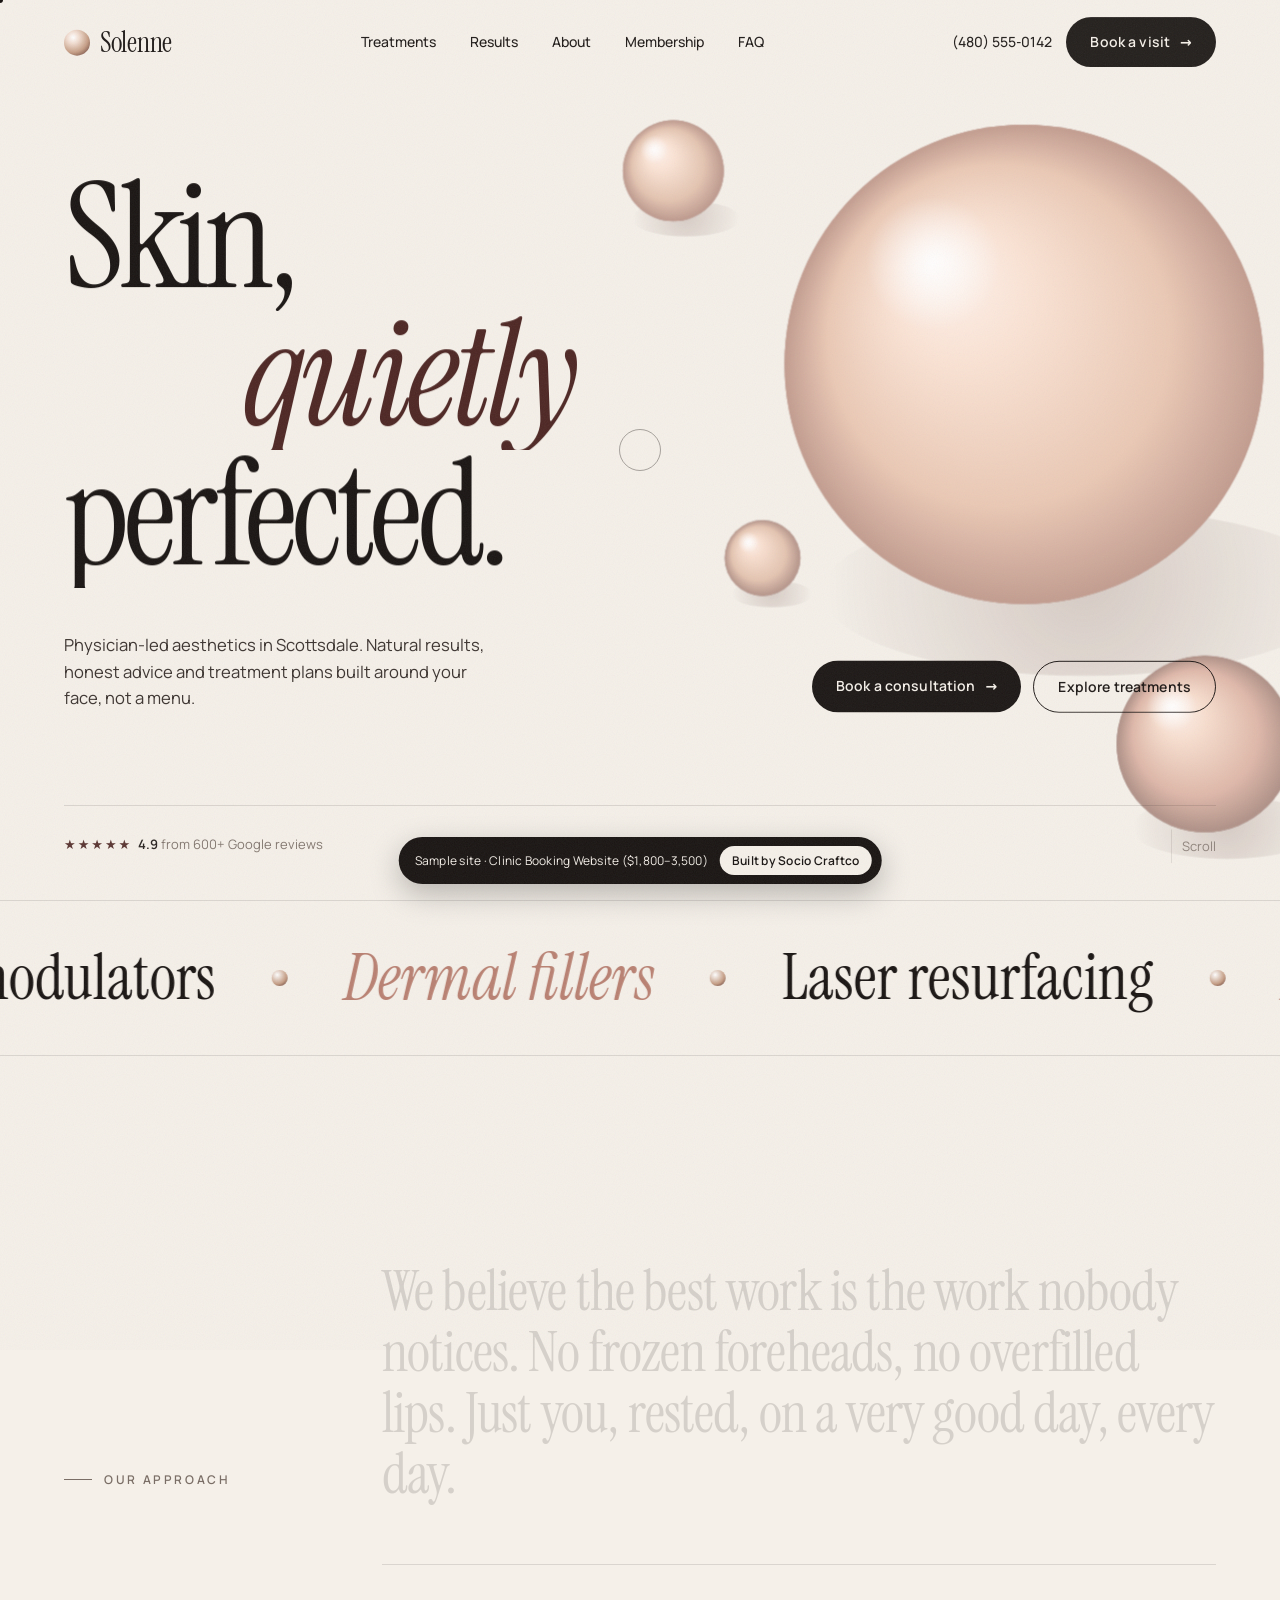
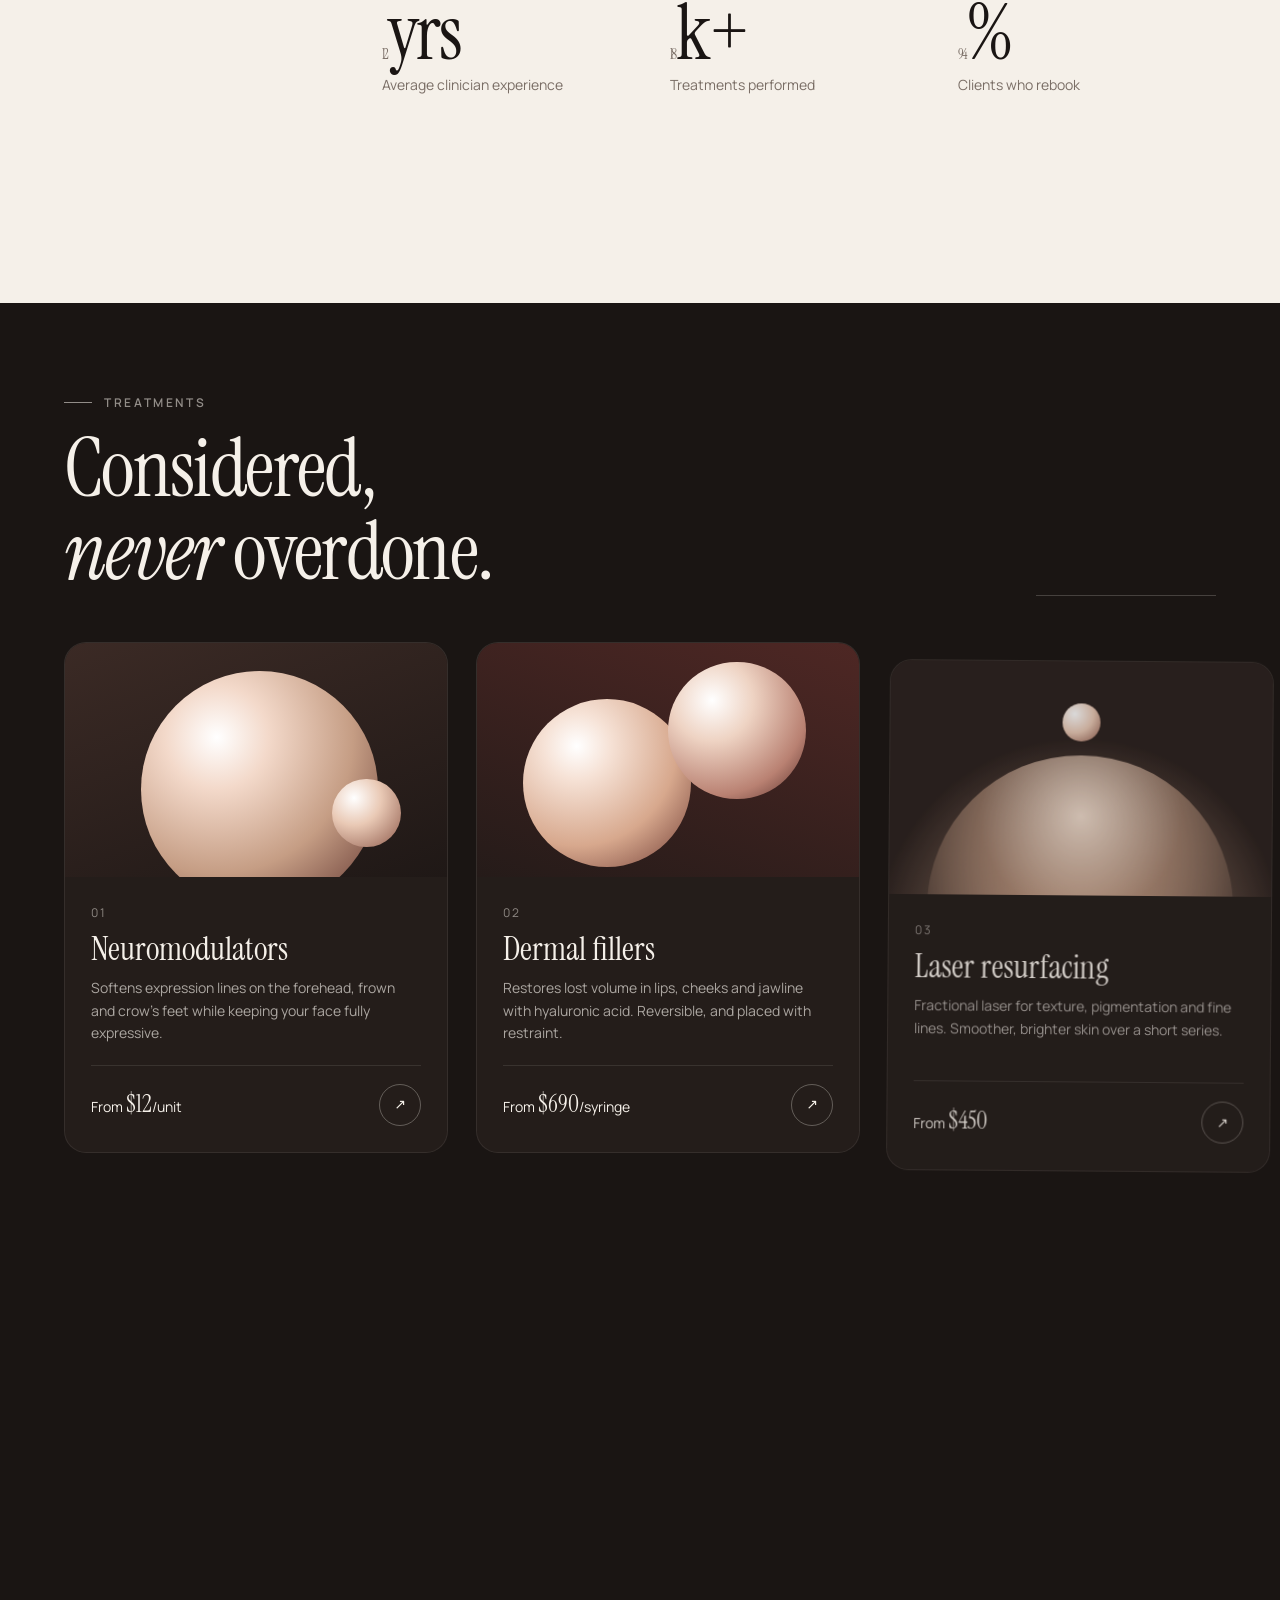
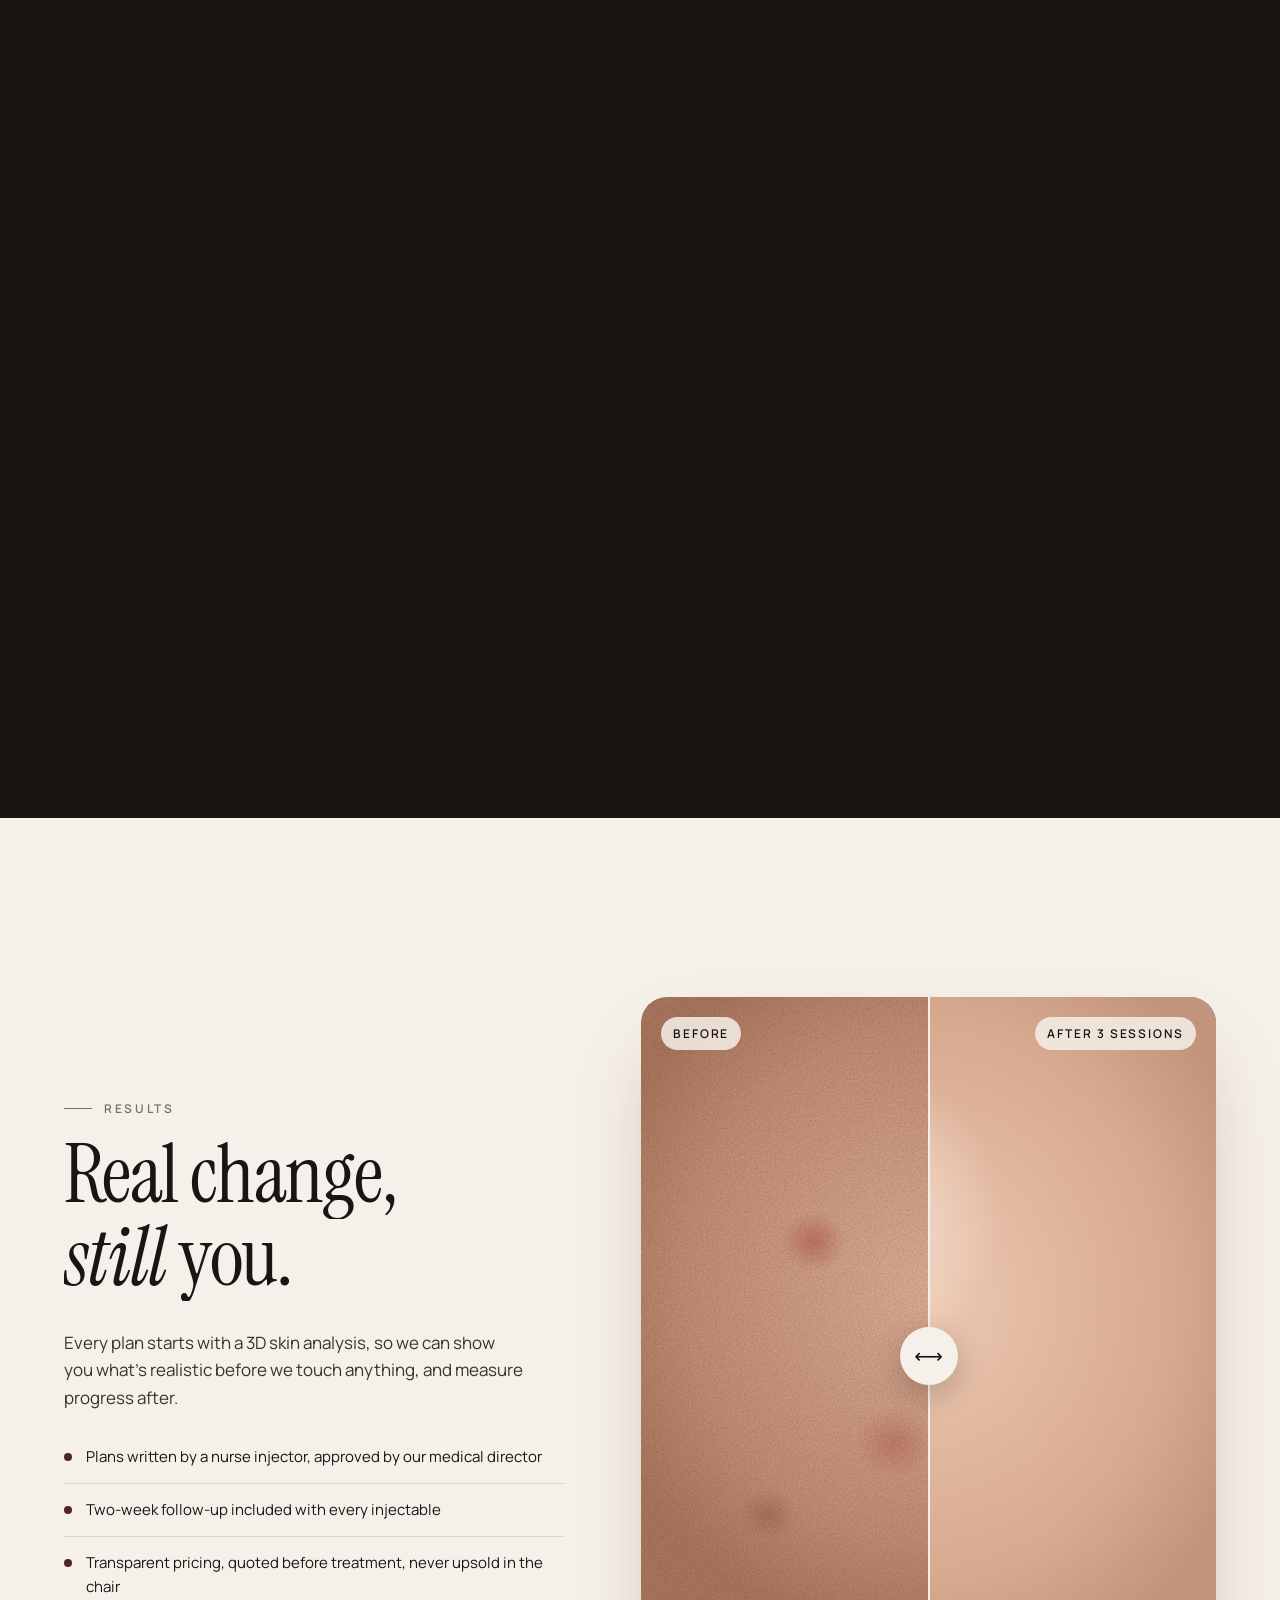
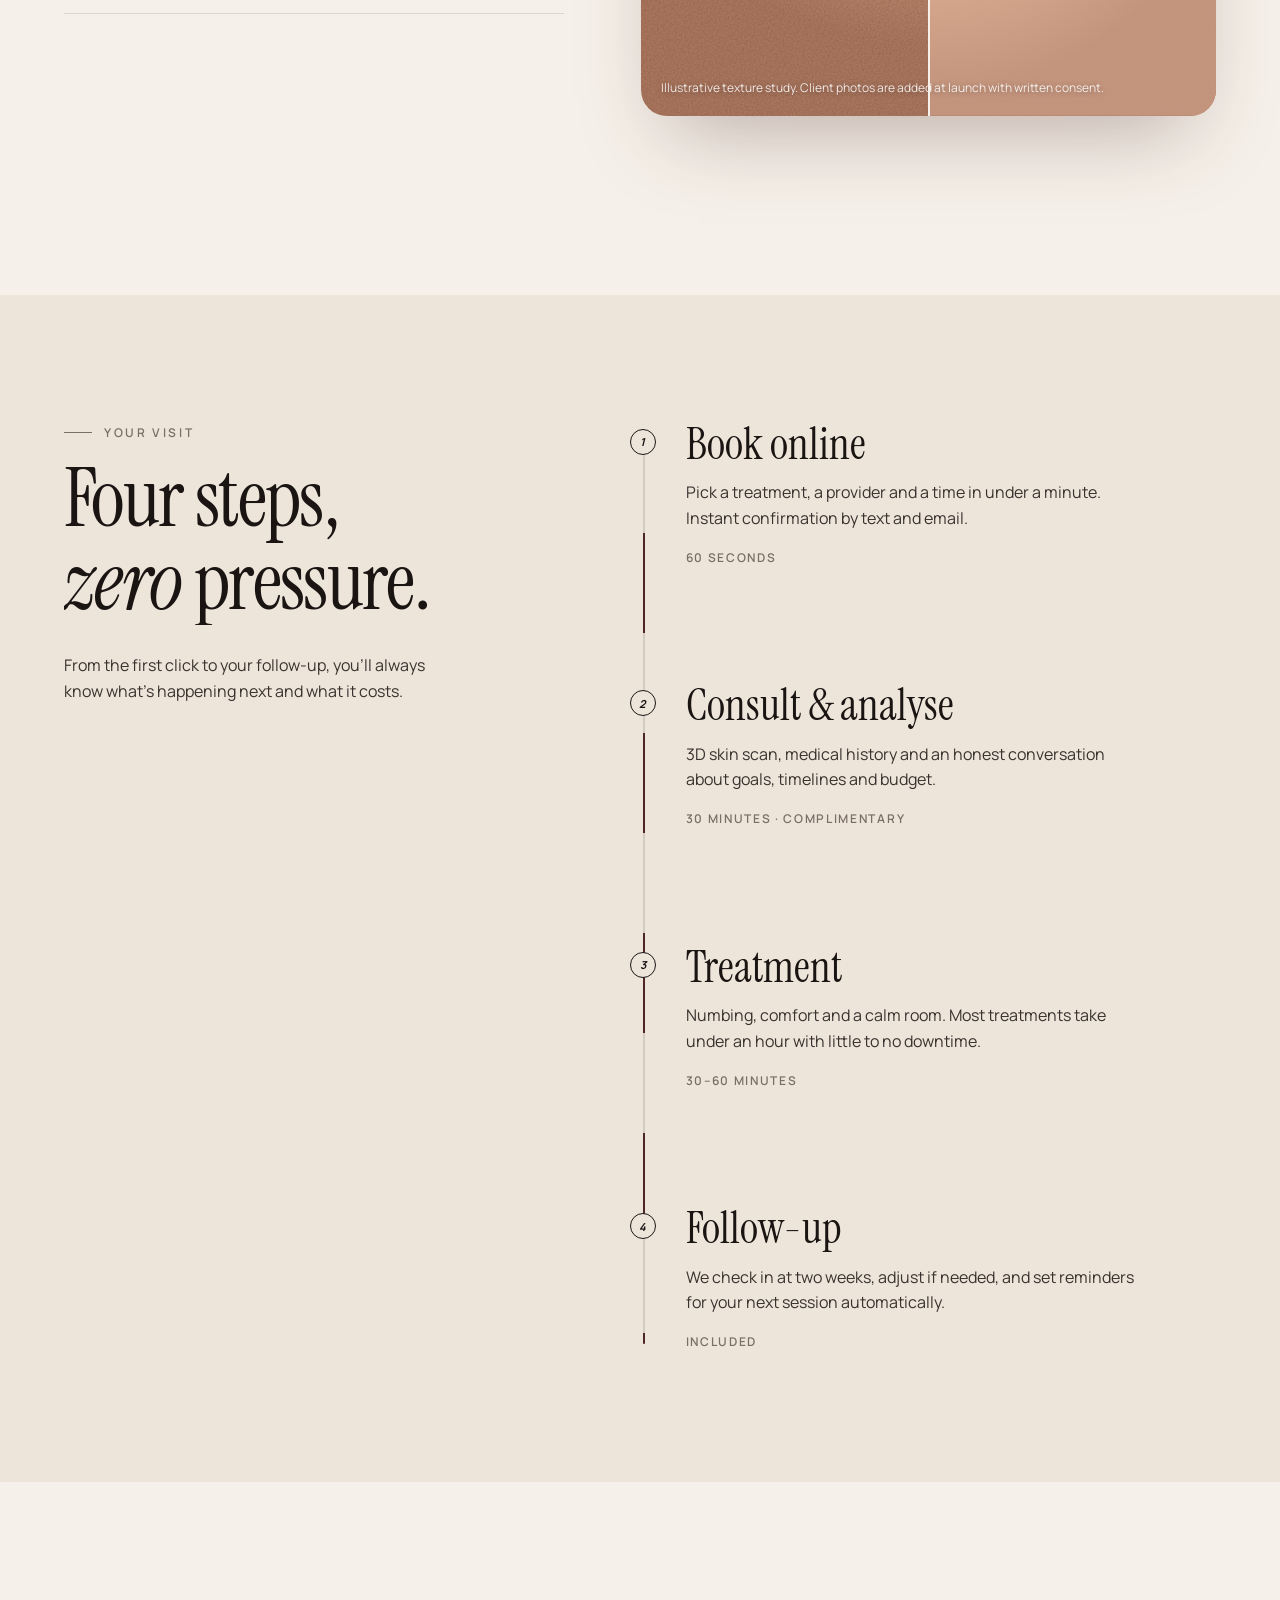
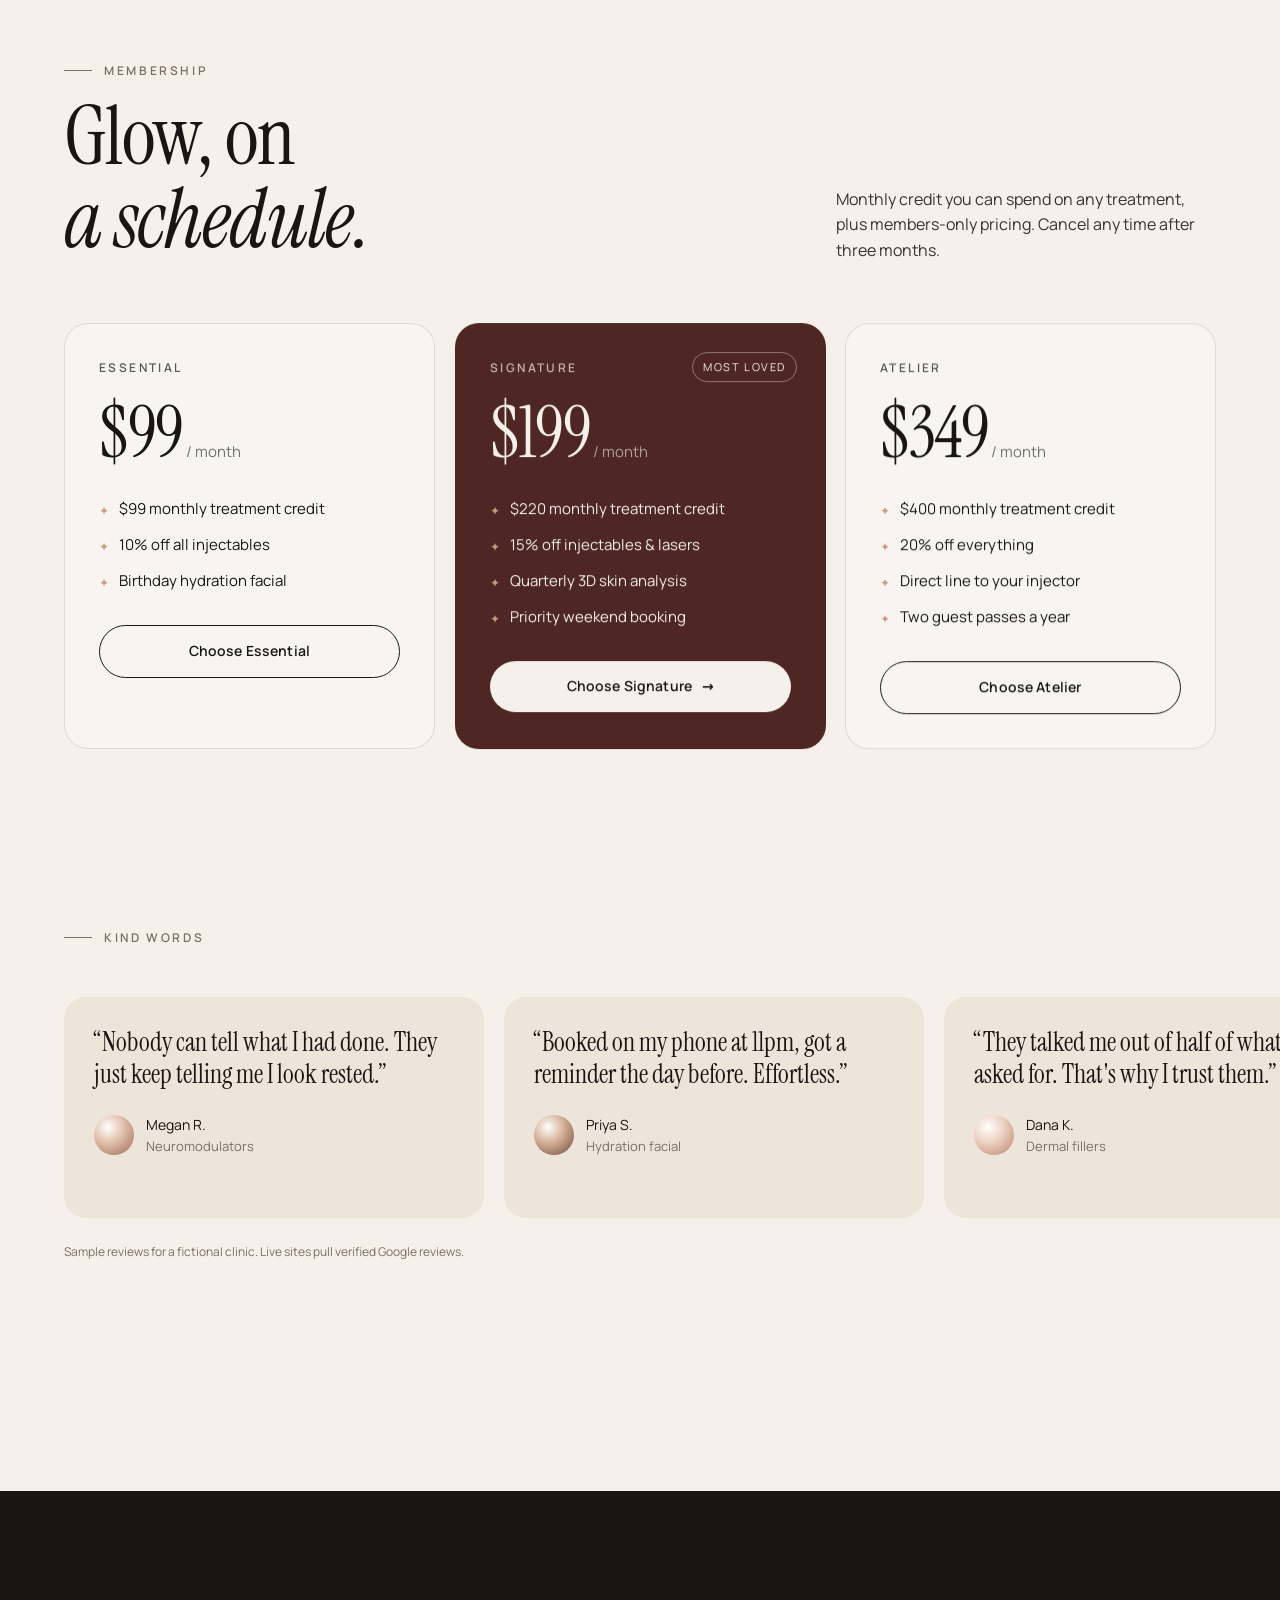
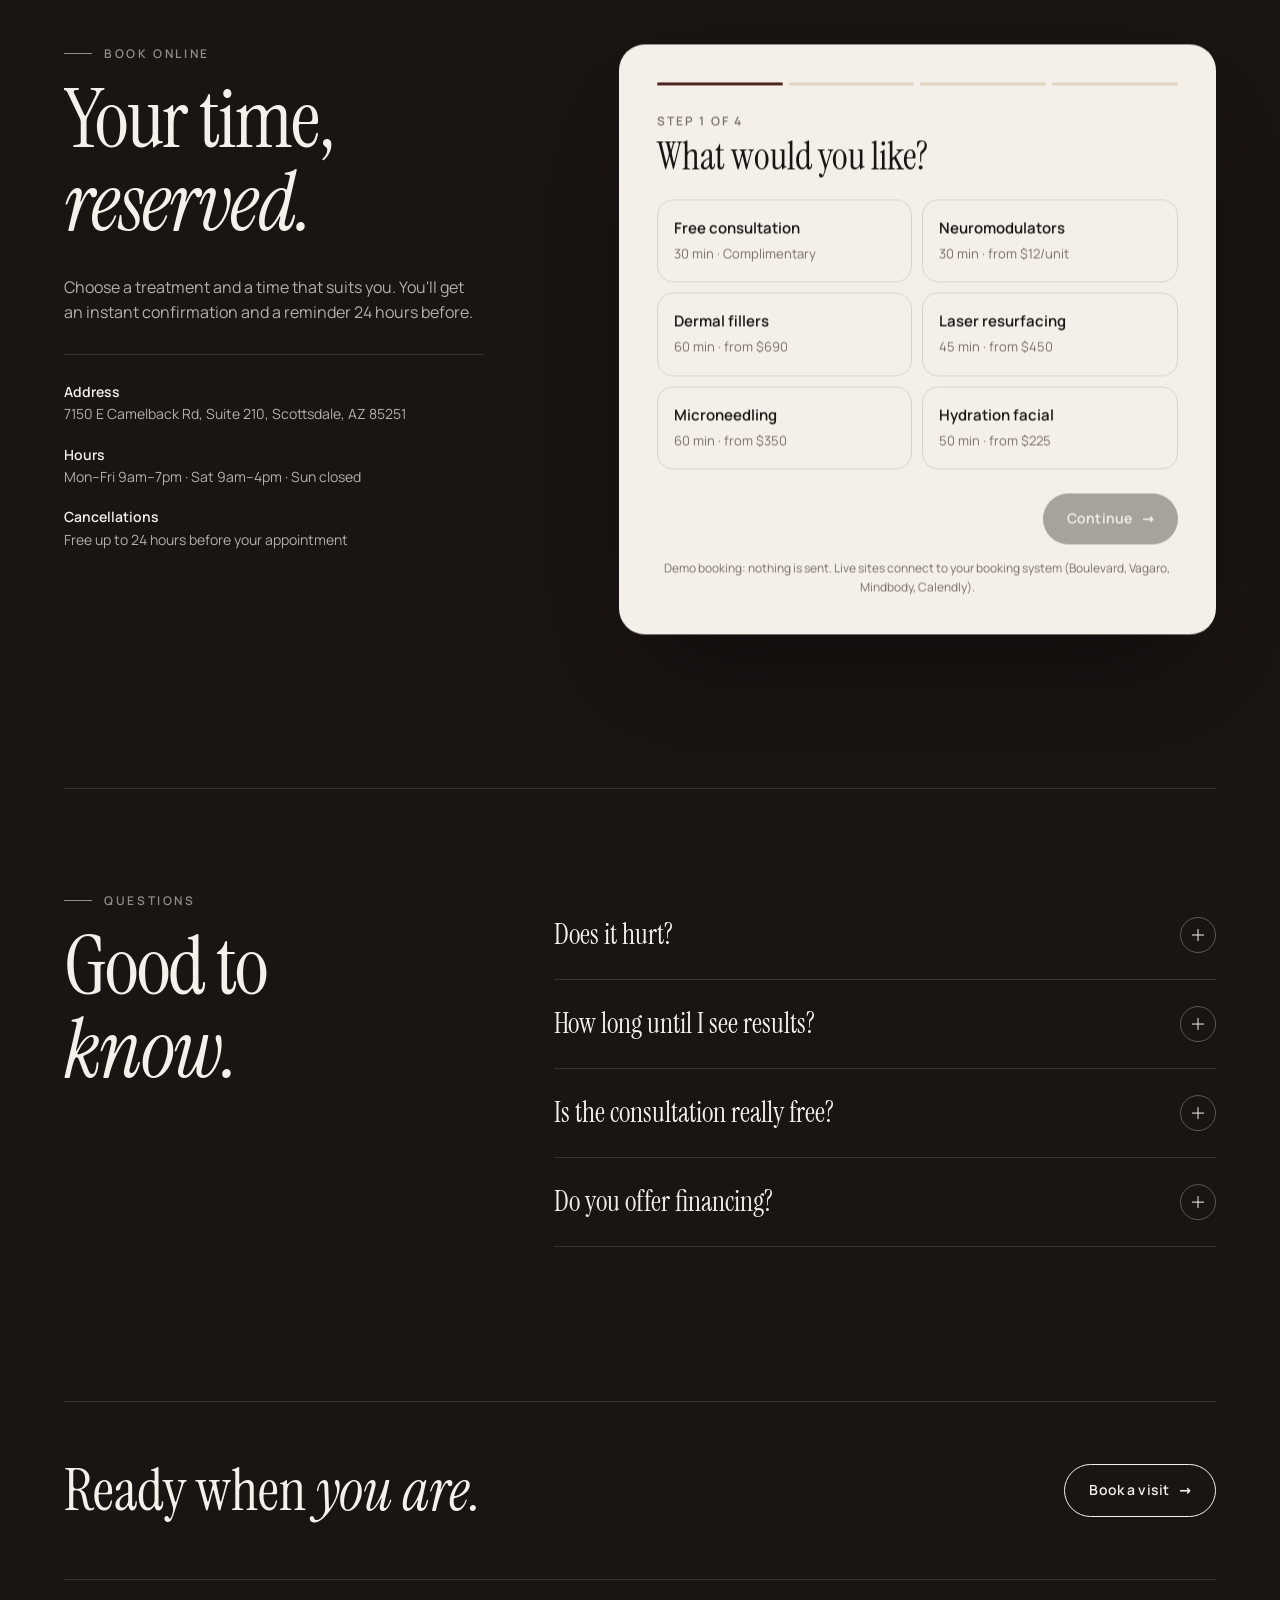
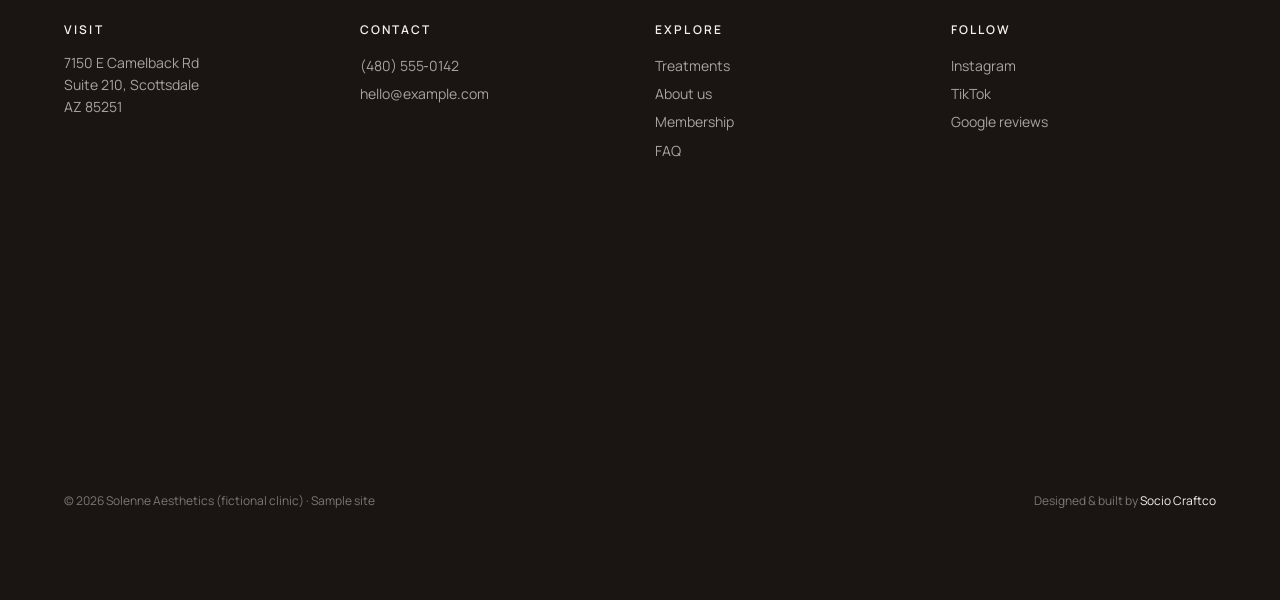
<file: demo-medspa.html>
<!DOCTYPE html>
<html lang="en">
<head>
<meta charset="UTF-8">
<meta name="viewport" content="width=device-width, initial-scale=1">
<title>Solenne Aesthetics — Medical Spa, Scottsdale | Sample site by Socio Craftco</title>
<meta name="description" content="Sample booking website for a medical spa, designed and built by Socio Craftco.">
<meta name="robots" content="noindex">
<style>
@font-face{font-family:"Instrument Serif";font-style:normal;font-weight:400;font-display:swap;src:url(demo-assets/fonts/instrument-serif-latin-400-normal.woff2) format("woff2")}
@font-face{font-family:"Instrument Serif";font-style:italic;font-weight:400;font-display:swap;src:url(demo-assets/fonts/instrument-serif-latin-400-italic.woff2) format("woff2")}
@font-face{font-family:"Manrope";font-style:normal;font-weight:200 800;font-display:swap;src:url(demo-assets/fonts/manrope-latin-wght-normal.woff2) format("woff2")}

:root{
  --ivory:#F5F0E9; --ivory-2:#EDE5DA; --sand:#E2D4C3; --clay:#C59D84; --rose:#B98172;
  --oxblood:#4E2724; --ink:#1A1513; --ink-2:#3A322E; --muted:#7A6E66; --line:rgba(26,21,19,.12);
  --serif:"Instrument Serif", Georgia, serif; --sans:"Manrope", system-ui, -apple-system, sans-serif;
  --ease:cubic-bezier(.22,1,.36,1); --pad:clamp(20px,5vw,72px);
}
*{box-sizing:border-box;margin:0;padding:0}
html{-webkit-text-size-adjust:100%}
html.lenis,html.lenis body{height:auto}
.lenis.lenis-smooth{scroll-behavior:auto!important}
body{background:var(--ivory);color:var(--ink);font-family:var(--sans);font-size:16px;line-height:1.6;overflow-x:hidden;-webkit-font-smoothing:antialiased}
body.loading{overflow:hidden}
a{color:inherit;text-decoration:none}
button{font:inherit;color:inherit;background:none;border:0;cursor:pointer}
img,svg,canvas{display:block}
::selection{background:var(--oxblood);color:var(--ivory)}
.serif{font-family:var(--serif);font-weight:400}
em{font-style:italic;font-family:var(--serif)}

/* grain */
body::after{content:"";position:fixed;inset:-50%;pointer-events:none;z-index:90;opacity:.07;
  background-image:url("data:image/svg+xml,%3Csvg xmlns='http://www.w3.org/2000/svg' width='160' height='160'%3E%3Cfilter id='n'%3E%3CfeTurbulence type='fractalNoise' baseFrequency='.9' numOctaves='3' stitchTiles='stitch'/%3E%3C/filter%3E%3Crect width='100%25' height='100%25' filter='url(%23n)'/%3E%3C/svg%3E");
  animation:grain 1.2s steps(4) infinite}
@keyframes grain{0%{transform:translate(0,0)}25%{transform:translate(-3%,2%)}50%{transform:translate(2%,-3%)}75%{transform:translate(-2%,-1%)}100%{transform:translate(1%,3%)}}

/* demo ribbon */
.ribbon{position:fixed;left:50%;bottom:16px;transform:translateX(-50%);z-index:80;background:var(--ink);color:var(--ivory);
  font-size:12px;letter-spacing:.02em;padding:9px 10px 9px 16px;border-radius:999px;display:flex;gap:12px;align-items:center;
  box-shadow:0 10px 30px rgba(0,0,0,.25);white-space:nowrap;max-width:calc(100vw - 32px)}
.ribbon a{background:var(--ivory);color:var(--ink);padding:5px 12px;border-radius:999px;font-weight:600}
.ribbon span{overflow:hidden;text-overflow:ellipsis}

/* preloader */
.loader{position:fixed;inset:0;z-index:100;clip-path:inset(0 0 0 0);background:var(--ink);color:var(--ivory);display:flex;flex-direction:column;justify-content:space-between;padding:var(--pad)}
.loader-top{display:flex;justify-content:space-between;font-size:12px;letter-spacing:.2em;text-transform:uppercase;opacity:.6}
.loader-word{font-family:var(--serif);font-size:clamp(64px,14vw,220px);line-height:.9;overflow:hidden}
.loader-word span{display:inline-block;transform:translateY(100%)}
.loader-count{font-size:clamp(40px,6vw,90px);font-family:var(--serif);text-align:right;line-height:1}
.loader-bar{height:1px;background:rgba(245,240,233,.2);margin-top:20px;position:relative;overflow:hidden}
.loader-bar i{position:absolute;inset:0;background:var(--clay);transform:scaleX(0);transform-origin:left}

/* page transition curtain */
.curtain{position:fixed;inset:0;z-index:99;background:var(--oxblood);pointer-events:none;clip-path:inset(100% 0 0 0)}
/* cursor */
.cursor,.cursor-dot{position:fixed;top:0;left:0;pointer-events:none;z-index:95;border-radius:50%}
.cursor{width:42px;height:42px;margin:-21px 0 0 -21px;border:1px solid rgba(26,21,19,.35);display:grid;place-items:center;
  font-size:11px;font-weight:600;letter-spacing:.08em;text-transform:uppercase;color:var(--ivory);transition:width .4s var(--ease),height .4s var(--ease),margin .4s var(--ease),background .3s,border-color .3s}
.cursor span{opacity:0;transition:opacity .2s}
.cursor.hover{width:70px;height:70px;margin:-35px 0 0 -35px;background:rgba(197,157,132,.25);border-color:transparent}
.cursor.label{width:92px;height:92px;margin:-46px 0 0 -46px;background:var(--oxblood);border-color:transparent}
.cursor.label span{opacity:1}
.cursor-dot{width:6px;height:6px;margin:-3px 0 0 -3px;background:var(--ink)}
@media (hover:none),(pointer:coarse){.cursor,.cursor-dot{display:none}}

/* nav */
.nav{position:fixed;top:0;left:0;right:0;z-index:70;display:flex;align-items:center;justify-content:space-between;padding:18px var(--pad);transition:transform .5s var(--ease),background .4s,padding .4s}
.nav.scrolled{background:rgba(245,240,233,.88);backdrop-filter:blur(14px) saturate(1.4);-webkit-backdrop-filter:blur(14px) saturate(1.4);padding-top:12px;padding-bottom:12px;border-bottom:1px solid var(--line)}
.nav.hide{transform:translateY(-100%)}
.logo{font-family:var(--serif);font-size:28px;letter-spacing:-.01em;display:flex;align-items:center;gap:10px}
.logo-mark{width:26px;height:26px;border-radius:50%;background:radial-gradient(circle at 35% 30%,#fff 0,#F1DCCF 25%,var(--clay) 60%,var(--oxblood) 100%)}
.nav-links{display:flex;gap:34px;font-size:14px;font-weight:500}
.nav-links a{position:relative}
.nav-links a::after{content:"";position:absolute;left:0;bottom:-4px;width:100%;height:1px;background:currentColor;transform:scaleX(0);transform-origin:right;transition:transform .5s var(--ease)}
.nav-links a:hover::after{transform:scaleX(1);transform-origin:left}
.nav-right{display:flex;gap:14px;align-items:center}
.nav-phone{font-size:14px;font-weight:500}
.btn{position:relative;display:inline-flex;white-space:nowrap;justify-content:center;align-items:center;gap:10px;padding:14px 24px;border-radius:999px;font-size:14px;font-weight:600;letter-spacing:.01em;overflow:hidden;isolation:isolate;transition:color .5s var(--ease)}
.btn-dark{background:var(--ink);color:var(--ivory)}
.btn-dark::before{content:"";position:absolute;inset:0;background:var(--oxblood);border-radius:inherit;transform:translateY(101%);transition:transform .6s var(--ease);z-index:-1}
.btn-dark:hover::before{transform:translateY(0)}
.btn-line{border:1px solid var(--ink)}
.btn-line::before{content:"";position:absolute;inset:0;background:var(--ink);transform:translateY(101%);transition:transform .6s var(--ease);z-index:-1}
.btn-line:hover{color:var(--ivory)}
.btn-line:hover::before{transform:translateY(0)}
.btn .arr{display:inline-block;transition:transform .5s var(--ease)}
.btn:hover .arr{transform:translateX(4px) rotate(-45deg)}
.burger{display:none;width:44px;height:44px;border-radius:50%;border:1px solid var(--line);position:relative}
.burger i{position:absolute;left:13px;right:13px;height:1.5px;background:var(--ink);transition:transform .4s var(--ease)}
.burger i:first-child{top:18px}.burger i:last-child{top:25px}
.menu-open .burger i:first-child{transform:translateY(3.5px) rotate(45deg)}
.menu-open .burger i:last-child{transform:translateY(-3.5px) rotate(-45deg)}
.mobile-menu{position:fixed;inset:0;z-index:65;background:var(--ivory);padding:110px var(--pad) 40px;display:flex;flex-direction:column;justify-content:space-between;clip-path:inset(0 0 100% 0);transition:clip-path .8s var(--ease)}
.menu-open .mobile-menu{clip-path:inset(0 0 0 0)}
.mobile-menu a.big{display:block;font-family:var(--serif);font-size:48px;line-height:1.15;border-bottom:1px solid var(--line);padding:6px 0}

/* layout */
section{position:relative}
.wrap{padding:0 var(--pad)}
.eyebrow{font-size:12px;letter-spacing:.22em;text-transform:uppercase;font-weight:600;color:var(--muted);display:flex;align-items:center;gap:12px}
.eyebrow::before{content:"";width:28px;height:1px;background:currentColor}
.h2{font-family:var(--serif);font-weight:400;font-size:clamp(44px,6.4vw,104px);line-height:.95;letter-spacing:-.02em}
.line{display:block;overflow:hidden;padding-bottom:.06em}
.line > span{display:block}
.js .reveal-up{opacity:0;transform:translateY(40px)}

/* hero */
.hero{min-height:100svh;display:grid;grid-template-rows:1fr auto;padding:130px var(--pad) 40px;overflow:hidden}
#orbs{position:absolute;inset:0;width:100%;height:100%;z-index:0}
.hero-inner{position:relative;z-index:2;align-self:center}
.hero h1{font-family:var(--serif);font-weight:400;font-size:clamp(58px,11.5vw,200px);line-height:.88;letter-spacing:-.035em}
.hero h1 .indent{padding-left:clamp(40px,14vw,260px)}
.hero h1 em{color:var(--oxblood)}
.hero-sub{display:flex;justify-content:space-between;align-items:flex-end;gap:40px;margin-top:44px;flex-wrap:wrap}
.hero-sub p{max-width:420px;font-size:clamp(16px,1.3vw,19px);color:var(--ink-2)}
.hero-ctas{display:flex;gap:12px;flex-wrap:wrap}
.hero-foot{position:relative;z-index:2;display:flex;justify-content:space-between;align-items:center;border-top:1px solid var(--line);padding-top:20px;margin-top:50px;font-size:13px;color:var(--muted);gap:20px;flex-wrap:wrap}
.hero-foot b{color:var(--ink);font-weight:600}
.stars{color:var(--oxblood);letter-spacing:2px}
.scroll-cue{display:flex;align-items:center;gap:10px}
.scroll-cue i{width:1px;height:34px;background:var(--line);position:relative;overflow:hidden}
.scroll-cue i::after{content:"";position:absolute;left:0;top:-100%;width:100%;height:100%;background:var(--ink);animation:cue 1.8s var(--ease) infinite}
@keyframes cue{to{top:100%}}

/* marquee */
.marquee{border-top:1px solid var(--line);border-bottom:1px solid var(--line);overflow:hidden;padding:26px 0;background:var(--ivory)}
.marquee-track{display:flex;width:max-content;gap:0;will-change:transform}
.marquee-track span{font-family:var(--serif);font-size:clamp(36px,5vw,72px);white-space:nowrap;padding:0 28px;display:flex;align-items:center;gap:56px}
.marquee-track span::after{content:"";width:16px;height:16px;border-radius:50%;background:radial-gradient(circle at 35% 30%,#fff,var(--clay) 60%,var(--oxblood))}
.marquee-track span:nth-child(even){font-style:italic;color:var(--rose)}

/* manifesto */
.manifesto{padding:clamp(110px,16vw,240px) var(--pad)}
.manifesto-grid{display:grid;grid-template-columns:1fr 3fr;gap:40px}
.manifesto p.big{font-family:var(--serif);font-size:clamp(32px,4.4vw,72px);line-height:1.08;letter-spacing:-.015em}
.manifesto .w{opacity:.14;transition:none}
.manifesto-meta{margin-top:60px;display:grid;grid-template-columns:repeat(3,1fr);gap:30px;border-top:1px solid var(--line);padding-top:30px}
.stat b{display:block;font-family:var(--serif);font-weight:400;font-size:clamp(48px,6vw,88px);line-height:1;letter-spacing:-.02em}
.stat span{font-size:14px;color:var(--muted)}

/* treatments horizontal */
.treat{background:var(--ink);color:var(--ivory);overflow:hidden}
.treat-pin{height:100vh;display:flex;flex-direction:column;justify-content:center;padding:100px 0 60px}
.treat-head{display:flex;justify-content:space-between;align-items:flex-end;padding:0 var(--pad);margin-bottom:46px;gap:30px}
.treat-head .eyebrow{color:rgba(245,240,233,.55)}
.treat-progress{width:180px;height:1px;background:rgba(245,240,233,.2);position:relative}
.treat-progress i{position:absolute;inset:0;background:var(--clay);transform:scaleX(0);transform-origin:left}
.treat-track{display:flex;gap:28px;padding:0 var(--pad);width:max-content;will-change:transform}
.card{width:clamp(290px,30vw,440px);flex:none;border-radius:22px;background:#241D1A;border:1px solid rgba(245,240,233,.08);overflow:hidden;position:relative;transition:transform .6s var(--ease)}
.card-art{height:clamp(220px,26vh,300px);position:relative;overflow:hidden}
.card-art .orb{position:absolute;border-radius:50%;filter:blur(.3px);transition:transform 1s var(--ease)}
.card:hover .card-art .orb{transform:scale(1.12) translate(-4%,3%)}
.card-body{padding:26px}
.card-num{font-size:12px;letter-spacing:.2em;opacity:.5}
.card h3{font-family:var(--serif);font-weight:400;font-size:clamp(32px,2.6vw,42px);line-height:1;margin:10px 0 12px}
.card p{font-size:14px;color:rgba(245,240,233,.65);min-height:66px}
.card-foot{display:flex;justify-content:space-between;align-items:center;margin-top:20px;padding-top:18px;border-top:1px solid rgba(245,240,233,.1);font-size:14px}
.card-foot b{font-family:var(--serif);font-weight:400;font-size:24px}
.card-foot button{width:42px;height:42px;border-radius:50%;border:1px solid rgba(245,240,233,.3);display:grid;place-items:center;transition:background .4s,color .4s}
.card:hover .card-foot button{background:var(--ivory);color:var(--ink)}
.card-end{width:clamp(260px,24vw,360px);flex:none;display:flex;flex-direction:column;justify-content:center;gap:20px}
.card-end h3{font-family:var(--serif);font-weight:400;font-size:clamp(40px,4vw,60px);line-height:1}

/* results */
.results{padding:clamp(100px,14vw,200px) var(--pad)}
.results-grid{display:grid;grid-template-columns:1fr 1.15fr;gap:clamp(40px,6vw,100px);align-items:center}
.results-copy p{color:var(--ink-2);max-width:460px;margin:28px 0 34px;font-size:17px}
.checks{list-style:none;display:grid;gap:14px;font-size:15px}
.checks li{display:flex;gap:14px;align-items:flex-start;padding-bottom:14px;border-bottom:1px solid var(--line)}
.checks li::before{content:"";flex:none;width:8px;height:8px;border-radius:50%;background:var(--oxblood);margin-top:8px}
.ba{position:relative;aspect-ratio:4/5;border-radius:26px;overflow:hidden;user-select:none;touch-action:pan-y;cursor:ew-resize;box-shadow:0 40px 80px -30px rgba(78,39,36,.35)}
.ba-layer{position:absolute;inset:0}
.ba-before{background:
  radial-gradient(8% 6% at 30% 34%,rgba(170,80,70,.55),transparent 70%),
  radial-gradient(6% 5% at 62% 28%,rgba(160,75,65,.5),transparent 70%),
  radial-gradient(10% 7% at 44% 62%,rgba(175,90,75,.45),transparent 70%),
  radial-gradient(5% 4% at 72% 58%,rgba(150,70,60,.55),transparent 70%),
  radial-gradient(7% 5% at 22% 72%,rgba(140,80,60,.4),transparent 70%),
  radial-gradient(4% 3% at 55% 45%,rgba(120,70,55,.6),transparent 70%),
  radial-gradient(60% 50% at 50% 40%,#D8AE95,#C08E74 70%,#A8765E)}
.ba-before::after{content:"";position:absolute;inset:0;opacity:.55;mix-blend-mode:multiply;
  background-image:url("data:image/svg+xml,%3Csvg xmlns='http://www.w3.org/2000/svg' width='300' height='300'%3E%3Cfilter id='n'%3E%3CfeTurbulence type='fractalNoise' baseFrequency='.55' numOctaves='4'/%3E%3CfeColorMatrix values='0 0 0 0 .55 0 0 0 0 .35 0 0 0 0 .3 0 0 0 1.2 -.35'/%3E%3C/filter%3E%3Crect width='100%25' height='100%25' filter='url(%23n)'/%3E%3C/svg%3E")}
.ba-after{background:radial-gradient(35% 30% at 38% 30%,rgba(255,240,230,.7),transparent 70%),radial-gradient(60% 55% at 50% 42%,#EBC7B0,#D7A88D 70%,#C2927A);clip-path:inset(0 0 0 50%)}
.ba-after::after{content:"";position:absolute;inset:0;opacity:.18;mix-blend-mode:soft-light;
  background-image:url("data:image/svg+xml,%3Csvg xmlns='http://www.w3.org/2000/svg' width='300' height='300'%3E%3Cfilter id='n'%3E%3CfeTurbulence type='fractalNoise' baseFrequency='1.2' numOctaves='2'/%3E%3C/filter%3E%3Crect width='100%25' height='100%25' filter='url(%23n)'/%3E%3C/svg%3E")}
.ba-tag{position:absolute;top:20px;font-size:12px;letter-spacing:.16em;text-transform:uppercase;background:rgba(245,240,233,.85);backdrop-filter:blur(6px);padding:7px 12px;border-radius:999px;font-weight:600;z-index:3}
.ba-tag.l{left:20px}.ba-tag.r{right:20px}
.ba-handle{position:absolute;top:0;bottom:0;left:50%;width:2px;background:var(--ivory);z-index:4;transform:translateX(-1px)}
.ba-handle::after{content:"⟷";position:absolute;top:50%;left:50%;width:58px;height:58px;margin:-29px 0 0 -29px;border-radius:50%;background:var(--ivory);display:grid;place-items:center;font-size:20px;color:var(--ink);box-shadow:0 10px 30px rgba(0,0,0,.2)}
.ba-note{position:absolute;bottom:18px;left:20px;right:20px;font-size:12px;color:rgba(255,255,255,.85);z-index:3;text-shadow:0 1px 6px rgba(0,0,0,.3)}

/* process */
.process{padding:clamp(80px,10vw,160px) var(--pad);background:var(--ivory-2)}
.process-grid{display:grid;grid-template-columns:1fr 1.2fr;gap:clamp(40px,6vw,100px)}
.process-sticky{position:sticky;top:120px;align-self:start}
.process-sticky p{margin-top:28px;color:var(--ink-2);max-width:380px}
.steps{position:relative;padding-left:56px}
.steps svg{position:absolute;left:12px;top:10px;height:calc(100% - 20px);width:4px;overflow:visible}
.step{padding:0 0 clamp(70px,9vw,120px);position:relative}
.step:last-child{padding-bottom:0}
.step-dot{position:absolute;left:-56px;top:6px;width:26px;height:26px;border-radius:50%;background:var(--ivory-2);border:1px solid var(--ink);display:grid;place-items:center;font-size:11px;font-weight:700;transition:background .5s,color .5s}
.step.on .step-dot{background:var(--ink);color:var(--ivory)}
.step h3{font-family:var(--serif);font-weight:400;font-size:clamp(34px,3.4vw,52px);line-height:1;margin-bottom:14px}
.step p{color:var(--ink-2);max-width:460px}
.step small{display:inline-block;margin-top:16px;font-size:12px;letter-spacing:.14em;text-transform:uppercase;color:var(--muted);font-weight:600}

/* membership */
.members{padding:clamp(100px,14vw,200px) var(--pad)}
.members-head{display:flex;justify-content:space-between;align-items:flex-end;gap:30px;flex-wrap:wrap;margin-bottom:60px}
.members-head p{max-width:380px;color:var(--ink-2)}
.tiers{display:grid;grid-template-columns:repeat(3,1fr);gap:20px;perspective:1200px}
.tier{border:1px solid var(--line);border-radius:24px;padding:34px;background:rgba(255,255,255,.35);transform-style:preserve-3d;transition:transform .2s ease-out,box-shadow .5s;will-change:transform;position:relative;overflow:hidden}
.tier:hover{box-shadow:0 40px 70px -40px rgba(78,39,36,.4)}
.tier .glare{position:absolute;inset:0;pointer-events:none;background:radial-gradient(400px circle at var(--mx,50%) var(--my,50%),rgba(255,255,255,.55),transparent 45%);opacity:0;transition:opacity .4s}
.tier:hover .glare{opacity:1}
.tier.feat{background:var(--oxblood);color:var(--ivory);border-color:transparent}
.tier-name{font-size:12px;letter-spacing:.2em;text-transform:uppercase;font-weight:600;opacity:.7}
.tier-price{font-family:var(--serif);font-size:72px;line-height:1;margin:20px 0 4px;letter-spacing:-.02em}
.tier-price small{font-family:var(--sans);font-size:15px;opacity:.6;letter-spacing:0}
.tier ul{list-style:none;margin:28px 0 32px;display:grid;gap:12px;font-size:15px}
.tier li{display:flex;gap:10px}
.tier li::before{content:"✦";color:var(--clay);font-size:12px;margin-top:4px}
.tier .btn{width:100%;justify-content:center}
.tier.feat .btn-dark{background:var(--ivory);color:var(--ink)}
.tier.feat .btn-dark::before{background:var(--clay)}
.badge{position:absolute;top:28px;right:28px;font-size:11px;letter-spacing:.14em;text-transform:uppercase;border:1px solid rgba(245,240,233,.4);padding:5px 10px;border-radius:999px}

/* reviews */
.reviews{padding:0 0 clamp(100px,14vw,200px);overflow:hidden}
.reviews .wrap{margin-bottom:50px}
.rev-row{display:flex;gap:20px;width:max-content;padding-left:var(--pad)}
.rev{width:min(420px,82vw);flex:none;padding:30px;border-radius:22px;background:var(--ivory-2)}
.rev q{display:block;font-family:var(--serif);font-size:26px;line-height:1.2;quotes:"“" "”"}
.rev-who{display:flex;align-items:center;gap:12px;margin-top:24px;font-size:14px}
.rev-who i{width:40px;height:40px;border-radius:50%;flex:none}
.rev-who span{color:var(--muted);display:block;font-size:13px}

/* booking */
.book{background:var(--ink);color:var(--ivory);padding:clamp(100px,12vw,180px) var(--pad);border-radius:36px 36px 0 0;overflow:hidden}
.book-grid{display:grid;grid-template-columns:1fr 1.25fr;gap:clamp(40px,6vw,100px);align-items:start}
.book .eyebrow{color:rgba(245,240,233,.55)}
.book-copy p{color:rgba(245,240,233,.7);margin:28px 0;max-width:420px}
.book-info{display:grid;gap:18px;font-size:14px;color:rgba(245,240,233,.7);border-top:1px solid rgba(245,240,233,.12);padding-top:26px;max-width:420px}
.book-info b{color:var(--ivory);font-weight:600;display:block}
.widget{background:var(--ivory);color:var(--ink);border-radius:26px;padding:clamp(22px,3vw,38px);box-shadow:0 50px 100px -40px rgba(0,0,0,.6)}
.w-steps{display:flex;gap:6px;margin-bottom:26px}
.w-steps i{flex:1;height:3px;border-radius:3px;background:var(--sand);position:relative;overflow:hidden}
.w-steps i::after{content:"";position:absolute;inset:0;background:var(--oxblood);transform:scaleX(0);transform-origin:left;transition:transform .6s var(--ease)}
.w-steps i.on::after{transform:scaleX(1)}
.w-label{font-size:12px;letter-spacing:.18em;text-transform:uppercase;color:var(--muted);font-weight:600}
.w-title{font-family:var(--serif);font-size:clamp(30px,3vw,40px);line-height:1.05;margin:6px 0 22px}
.panel{display:none}
.panel.active{display:block;animation:pin .6s var(--ease)}
@keyframes pin{from{opacity:0;transform:translateY(14px)}to{opacity:1;transform:none}}
.opts{display:grid;grid-template-columns:1fr 1fr;gap:10px}
.opt{text-align:left;border:1px solid var(--line);border-radius:16px;padding:16px;transition:border-color .3s,background .3s,transform .3s var(--ease)}
.opt:hover{border-color:var(--ink);transform:translateY(-2px)}
.opt.sel{border-color:var(--oxblood);background:#fff;box-shadow:inset 0 0 0 1px var(--oxblood)}
.opt b{display:block;font-weight:600;font-size:15px}
.opt span{font-size:13px;color:var(--muted)}
.days{display:flex;gap:8px;overflow-x:auto;padding-bottom:8px;scrollbar-width:thin;margin-bottom:18px}
.day{flex:none;width:64px;padding:12px 0;border:1px solid var(--line);border-radius:14px;text-align:center;transition:all .3s}
.day small{display:block;font-size:11px;text-transform:uppercase;letter-spacing:.1em;color:var(--muted)}
.day b{font-family:var(--serif);font-size:26px;font-weight:400;line-height:1.1}
.day:disabled{opacity:.3;cursor:not-allowed}
.day.sel{background:var(--ink);color:var(--ivory);border-color:var(--ink)}
.day.sel small{color:rgba(245,240,233,.6)}
.times{display:grid;grid-template-columns:repeat(4,1fr);gap:8px}
.time{padding:11px 0;border:1px solid var(--line);border-radius:12px;font-size:14px;font-weight:500;transition:all .3s}
.time:hover:not(:disabled){border-color:var(--ink)}
.time:disabled{opacity:.3;text-decoration:line-through;cursor:not-allowed}
.time.sel{background:var(--oxblood);color:var(--ivory);border-color:var(--oxblood)}
.field{display:block;margin-bottom:12px}
.field span{display:block;font-size:12px;font-weight:600;letter-spacing:.06em;margin-bottom:6px;color:var(--ink-2)}
.field input,.field textarea{width:100%;font:inherit;font-size:15px;padding:13px 15px;border:1px solid var(--line);border-radius:12px;background:#fff;color:var(--ink);outline:none;transition:border-color .3s,box-shadow .3s}
.field input:focus,.field textarea:focus{border-color:var(--oxblood);box-shadow:0 0 0 3px rgba(78,39,36,.12)}
.field.err input{border-color:#B3261E}
.row2{display:grid;grid-template-columns:1fr 1fr;gap:12px}
.w-nav{display:flex;justify-content:space-between;align-items:center;margin-top:24px;gap:12px}
.w-back{font-size:14px;font-weight:600;color:var(--muted)}
.w-back[hidden]{visibility:hidden;display:inline}
.btn:disabled{opacity:.35;cursor:not-allowed}
.summary{border:1px solid var(--line);border-radius:16px;padding:6px 18px;margin-bottom:18px;font-size:14px}
.summary div{display:flex;justify-content:space-between;padding:10px 0;border-bottom:1px solid var(--line);gap:16px}
.summary div:last-child{border:0}
.summary span{color:var(--muted)}
.done{text-align:center;padding:20px 0}
.done-ring{width:84px;height:84px;margin:0 auto 18px}
.done-ring circle{fill:none;stroke:var(--oxblood);stroke-width:2;stroke-dasharray:240;stroke-dashoffset:240;transition:stroke-dashoffset 1s var(--ease)}
.done-ring path{fill:none;stroke:var(--oxblood);stroke-width:2.5;stroke-linecap:round;stroke-dasharray:50;stroke-dashoffset:50;transition:stroke-dashoffset .6s .6s var(--ease)}
.panel.active .done-ring circle,.panel.active .done-ring path{stroke-dashoffset:0}
.demo-note{font-size:12px;color:var(--muted);margin-top:14px;text-align:center}

/* faq */
.faq{background:var(--ink);color:var(--ivory);padding:0 var(--pad) clamp(100px,12vw,160px)}
.faq-grid{display:grid;grid-template-columns:1fr 1.6fr;gap:clamp(40px,6vw,100px);border-top:1px solid rgba(245,240,233,.12);padding-top:clamp(70px,8vw,120px)}
.faq .eyebrow{color:rgba(245,240,233,.55)}
.qa{border-bottom:1px solid rgba(245,240,233,.14)}
.qa button{width:100%;display:flex;justify-content:space-between;align-items:center;text-align:left;gap:20px;padding:26px 0;font-family:var(--serif);font-size:clamp(22px,2.2vw,30px);line-height:1.15}
.qa button i{flex:none;width:36px;height:36px;border-radius:50%;border:1px solid rgba(245,240,233,.3);position:relative;transition:transform .5s var(--ease),background .4s}
.qa button i::before,.qa button i::after{content:"";position:absolute;left:50%;top:50%;width:12px;height:1px;background:currentColor;transform:translate(-50%,-50%)}
.qa button i::after{transform:translate(-50%,-50%) rotate(90deg);transition:transform .5s var(--ease)}
.qa.open button i{background:var(--ivory);color:var(--ink)}
.qa.open button i::after{transform:translate(-50%,-50%) rotate(0)}
.qa-a{display:grid;grid-template-rows:0fr;transition:grid-template-rows .6s var(--ease)}
.qa.open .qa-a{grid-template-rows:1fr}
.qa-a > div{overflow:hidden}
.qa-a p{padding:0 0 26px;color:rgba(245,240,233,.7);max-width:620px}

/* footer */
footer{background:var(--ink);color:var(--ivory);padding:0 var(--pad) 90px;overflow:hidden}
.foot-cta{display:flex;justify-content:space-between;align-items:center;gap:30px;flex-wrap:wrap;padding:60px 0;border-top:1px solid rgba(245,240,233,.12)}
.foot-cta h3{font-family:var(--serif);font-weight:400;font-size:clamp(36px,4.5vw,68px);line-height:1}
.foot-cols{display:grid;grid-template-columns:repeat(4,1fr);gap:30px;font-size:14px;color:rgba(245,240,233,.65);padding:40px 0;border-top:1px solid rgba(245,240,233,.12)}
.foot-cols b{display:block;color:var(--ivory);font-weight:600;margin-bottom:12px;font-size:12px;letter-spacing:.18em;text-transform:uppercase}
.foot-cols a{display:block;padding:3px 0}
.foot-cols a:hover{color:var(--ivory)}
.wordmark{font-family:var(--serif);font-size:clamp(90px,23vw,380px);line-height:.8;letter-spacing:-.04em;white-space:nowrap;text-align:center;background:linear-gradient(180deg,var(--ivory) 20%,rgba(245,240,233,.05));-webkit-background-clip:text;background-clip:text;color:transparent;margin-top:20px}
.legal{display:flex;justify-content:space-between;flex-wrap:wrap;gap:12px;font-size:12px;color:rgba(245,240,233,.45);margin-top:30px}

/* responsive */
@media (max-width:1024px){
  .nav-links,.nav-phone{display:none}
  .burger{display:block}
  .tiers{grid-template-columns:1fr}
  .tier{max-width:560px}
}
@media (max-width:860px){
  .manifesto-grid,.results-grid,.process-grid,.book-grid,.faq-grid{grid-template-columns:1fr}
  .process-sticky{position:static}
  .manifesto-meta{grid-template-columns:1fr 1fr}
  .treat-pin{height:auto;padding:90px 0}
  .treat-track{width:auto;overflow-x:auto;scroll-snap-type:x mandatory;padding-bottom:20px;-webkit-overflow-scrolling:touch}
  .card{scroll-snap-align:center;width:82vw}
  .card-end{width:72vw}
  .treat-progress{display:none}
  .foot-cols{grid-template-columns:1fr 1fr}
  .nav-right .btn-dark{display:none}
}
@media (max-width:520px){
  .opts{grid-template-columns:1fr}
  .times{grid-template-columns:repeat(3,1fr)}
  .row2{grid-template-columns:1fr}
  .hero{padding-top:110px}
  .hero-ctas{width:100%;flex-direction:column}
  .hero-ctas .btn{width:100%}
  .hero h1{margin-top:22vh}
  .hero-foot > span:nth-child(2){display:none}
  .ribbon span{display:none}
}
@media (prefers-reduced-motion:reduce){
  *,*::before,*::after{animation:none!important;transition:none!important}
  .js .reveal-up{opacity:1;transform:none}
  .manifesto .w{opacity:1}
}
</style>
</head>
<body class="loading">
<script src="demo-assets/js-flag.js"></script>

<!-- preloader -->
<div class="loader" id="loader" aria-hidden="true">
  <div class="loader-top"><span>Solenne Aesthetics</span><span>Scottsdale, AZ</span></div>
  <div>
    <div class="loader-word"><span>Solenne</span></div>
    <div class="loader-count"><span id="count">0</span>%</div>
    <div class="loader-bar"><i id="bar"></i></div>
  </div>
</div>

<div class="curtain" id="curtain" aria-hidden="true"></div>
<div class="cursor" id="cursor"><span id="cursorLabel">View</span></div>
<div class="cursor-dot" id="cursorDot"></div>

<div class="ribbon"><span>Sample site · Clinic Booking Website ($1,800–3,500)</span><a href="https://www.sociocraftco.in/packages.html">Built by Socio Craftco</a></div>

<!-- nav -->
<header class="nav" id="nav">
  <a href="#top" class="logo" data-cursor="hover"><i class="logo-mark"></i>Solenne</a>
  <nav class="nav-links" aria-label="Main">
    <a href="demo-medspa-treatments.html">Treatments</a>
    <a href="#results">Results</a>
    <a href="demo-medspa-about.html">About</a>
    <a href="#membership">Membership</a>
    <a href="#faq">FAQ</a>
  </nav>
  <div class="nav-right">
    <a class="nav-phone" href="tel:+14805550142">(480) 555‑0142</a>
    <a href="#book" class="btn btn-dark magnetic">Book a visit <span class="arr">→</span></a>
    <button class="burger" id="burger" aria-label="Open menu"><i></i><i></i></button>
  </div>
</header>
<div class="mobile-menu" id="mobileMenu">
  <div>
    <a class="big" href="demo-medspa-treatments.html">Treatments</a>
    <a class="big" href="#results">Results</a>
    <a class="big" href="demo-medspa-about.html">About</a>
    <a class="big" href="#membership">Membership</a>
    <a class="big" href="#book">Book a visit</a>
  </div>
  <div style="font-size:14px;color:var(--muted)">7150 E Camelback Rd, Scottsdale, AZ<br>(480) 555‑0142 · Mon–Sat</div>
</div>

<main id="top">
<!-- HERO -->
<section class="hero">
  <canvas id="orbs" aria-hidden="true"></canvas>
  <div class="hero-inner">
    <h1 aria-label="Skin, quietly perfected.">
      <span class="line"><span>Skin,</span></span>
      <span class="line indent"><span><em>quietly</em></span></span>
      <span class="line"><span>perfected.</span></span>
    </h1>
    <div class="hero-sub">
      <p class="hero-p">Physician-led aesthetics in Scottsdale. Natural results, honest advice and treatment plans built around your face, not a menu.</p>
      <div class="hero-ctas">
        <a href="#book" class="btn btn-dark magnetic">Book a consultation <span class="arr">→</span></a>
        <a href="#treatments" class="btn btn-line magnetic">Explore treatments</a>
      </div>
    </div>
  </div>
  <div class="hero-foot">
    <span><span class="stars">★★★★★</span> &nbsp;<b>4.9</b> from 600+ Google reviews</span>
    <span>Board-certified medical director</span>
    <span class="scroll-cue"><i></i>Scroll</span>
  </div>
</section>

<!-- MARQUEE -->
<div class="marquee" aria-hidden="true">
  <div class="marquee-track" id="marquee">
    <span>Neuromodulators</span><span>Dermal fillers</span><span>Laser resurfacing</span><span>Microneedling</span><span>Hydration facials</span><span>Chemical peels</span>
    <span>Neuromodulators</span><span>Dermal fillers</span><span>Laser resurfacing</span><span>Microneedling</span><span>Hydration facials</span><span>Chemical peels</span>
  </div>
</div>

<!-- MANIFESTO -->
<section class="manifesto">
  <div class="manifesto-grid">
    <div class="eyebrow">Our approach</div>
    <div>
      <p class="big" id="manifesto">We believe the best work is the work nobody notices. No frozen foreheads, no overfilled lips. Just you, rested, on a very good day, every day.</p>
      <div class="manifesto-meta">
        <div class="stat"><b><span class="count" data-to="12">0</span>yrs</b><span>Average clinician experience</span></div>
        <div class="stat"><b><span class="count" data-to="18">0</span>k+</b><span>Treatments performed</span></div>
        <div class="stat"><b><span class="count" data-to="94">0</span>%</b><span>Clients who rebook</span></div>
      </div>
    </div>
  </div>
</section>

<!-- TREATMENTS (pinned horizontal) -->
<section class="treat" id="treatments">
  <div class="treat-pin" id="treatPin">
    <div class="treat-head">
      <div>
        <div class="eyebrow">Treatments</div>
        <h2 class="h2" style="margin-top:18px"><span class="line"><span>Considered,</span></span><span class="line"><span><em>never</em> overdone.</span></span></h2>
      </div>
      <div class="treat-progress"><i id="treatBar"></i></div>
    </div>
    <div class="treat-track" id="treatTrack">
      <article class="card" data-cursor="Book">
        <div class="card-art" style="background:linear-gradient(160deg,#3B2A25,#1F1816)">
          <i class="orb" style="width:62%;aspect-ratio:1;left:20%;top:12%;background:radial-gradient(circle at 32% 28%,#fff,#F3D9CA 22%,#C59D84 58%,#5A2E2A)"></i>
          <i class="orb" style="width:18%;aspect-ratio:1;left:70%;top:58%;background:radial-gradient(circle at 32% 28%,#fff,#E9C9B5 40%,#8E5A4B)"></i>
        </div>
        <div class="card-body"><div class="card-num">01</div><h3>Neuromodulators</h3><p>Softens expression lines on the forehead, frown and crow's feet while keeping your face fully expressive.</p>
        <div class="card-foot"><span>From <b>$12</b>/unit</span><button aria-label="Book neuromodulators" data-book="Neuromodulators">↗</button></div></div>
      </article>
      <article class="card" data-cursor="Book">
        <div class="card-art" style="background:linear-gradient(200deg,#4E2724,#251B19)">
          <i class="orb" style="width:44%;aspect-ratio:1;left:12%;top:24%;background:radial-gradient(circle at 32% 28%,#fff,#F6E2D6 20%,#D7A88D 60%,#6E3A33)"></i>
          <i class="orb" style="width:36%;aspect-ratio:1;left:50%;top:8%;background:radial-gradient(circle at 32% 28%,#fff,#EED3C3 30%,#B98172 70%,#4E2724)"></i>
        </div>
        <div class="card-body"><div class="card-num">02</div><h3>Dermal fillers</h3><p>Restores lost volume in lips, cheeks and jawline with hyaluronic acid. Reversible, and placed with restraint.</p>
        <div class="card-foot"><span>From <b>$690</b>/syringe</span><button aria-label="Book dermal fillers" data-book="Dermal fillers">↗</button></div></div>
      </article>
      <article class="card" data-cursor="Book">
        <div class="card-art" style="background:radial-gradient(circle at 50% 120%,#C59D84,#2A201D 60%)">
          <i class="orb" style="width:80%;aspect-ratio:1;left:10%;top:40%;background:radial-gradient(circle at 50% 20%,rgba(255,236,220,.9),rgba(197,157,132,.6) 35%,transparent 70%)"></i>
          <i class="orb" style="width:10%;aspect-ratio:1;left:45%;top:18%;background:radial-gradient(circle at 32% 28%,#fff,#E9C9B5 50%,#8E5A4B)"></i>
        </div>
        <div class="card-body"><div class="card-num">03</div><h3>Laser resurfacing</h3><p>Fractional laser for texture, pigmentation and fine lines. Smoother, brighter skin over a short series.</p>
        <div class="card-foot"><span>From <b>$450</b></span><button aria-label="Book laser resurfacing" data-book="Laser resurfacing">↗</button></div></div>
      </article>
      <article class="card" data-cursor="Book">
        <div class="card-art" style="background:linear-gradient(140deg,#2C221F,#3E2C27)">
          <i class="orb" style="width:24%;aspect-ratio:1;left:14%;top:20%;background:radial-gradient(circle at 32% 28%,#fff,#F3D9CA 30%,#C59D84 70%,#5A2E2A)"></i>
          <i class="orb" style="width:30%;aspect-ratio:1;left:42%;top:42%;background:radial-gradient(circle at 32% 28%,#fff,#F3D9CA 30%,#C59D84 70%,#5A2E2A)"></i>
          <i class="orb" style="width:16%;aspect-ratio:1;left:72%;top:16%;background:radial-gradient(circle at 32% 28%,#fff,#F3D9CA 30%,#C59D84 70%,#5A2E2A)"></i>
        </div>
        <div class="card-body"><div class="card-num">04</div><h3>Microneedling</h3><p>Collagen induction for acne scarring, pores and early laxity. Add PRP for faster healing and a stronger result.</p>
        <div class="card-foot"><span>From <b>$350</b></span><button aria-label="Book microneedling" data-book="Microneedling">↗</button></div></div>
      </article>
      <article class="card" data-cursor="Book">
        <div class="card-art" style="background:linear-gradient(180deg,#5A3A33,#231A18)">
          <i class="orb" style="width:56%;aspect-ratio:1;left:22%;top:22%;background:radial-gradient(circle at 40% 30%,rgba(255,255,255,.95),rgba(243,217,202,.7) 25%,rgba(197,157,132,.25) 60%,transparent 72%)"></i>
        </div>
        <div class="card-body"><div class="card-num">05</div><h3>Hydration facial</h3><p>Cleanse, exfoliate, extract and infuse in 50 minutes. The best thing you can do the week before an event.</p>
        <div class="card-foot"><span>From <b>$225</b></span><button aria-label="Book hydration facial" data-book="Hydration facial">↗</button></div></div>
      </article>
      <div class="card-end">
        <h3>Not sure where <em>to start?</em></h3>
        <p style="color:rgba(245,240,233,.65)">Book a complimentary 30‑minute consultation. We'll map a plan and a budget with you.</p>
        <a href="#book" class="btn btn-line magnetic" style="border-color:var(--ivory);align-self:flex-start">Free consultation <span class="arr">→</span></a>
        <a href="demo-medspa-treatments.html" style="font-size:14px;border-bottom:1px solid rgba(245,240,233,.4);align-self:flex-start;padding-bottom:2px">See the full treatment guide</a>
      </div>
    </div>
  </div>
</section>

<!-- RESULTS -->
<section class="results" id="results">
  <div class="results-grid">
    <div class="results-copy">
      <div class="eyebrow">Results</div>
      <h2 class="h2" style="margin-top:18px"><span class="line"><span>Real change,</span></span><span class="line"><span><em>still</em> you.</span></span></h2>
      <p>Every plan starts with a 3D skin analysis, so we can show you what's realistic before we touch anything, and measure progress after.</p>
      <ul class="checks">
        <li class="reveal-up">Plans written by a nurse injector, approved by our medical director</li>
        <li class="reveal-up">Two-week follow-up included with every injectable</li>
        <li class="reveal-up">Transparent pricing, quoted before treatment, never upsold in the chair</li>
      </ul>
    </div>
    <div class="ba reveal-up" id="ba" data-cursor="Drag">
      <div class="ba-layer ba-before"></div>
      <div class="ba-layer ba-after" id="baAfter"></div>
      <span class="ba-tag l">Before</span><span class="ba-tag r">After 3 sessions</span>
      <div class="ba-handle" id="baHandle"></div>
      <div class="ba-note">Illustrative texture study. Client photos are added at launch with written consent.</div>
    </div>
  </div>
</section>

<!-- PROCESS -->
<section class="process" id="process">
  <div class="process-grid">
    <div class="process-sticky">
      <div class="eyebrow">Your visit</div>
      <h2 class="h2" style="margin-top:18px"><span class="line"><span>Four steps,</span></span><span class="line"><span><em>zero</em> pressure.</span></span></h2>
      <p>From the first click to your follow-up, you'll always know what's happening next and what it costs.</p>
    </div>
    <div class="steps" id="steps">
      <svg preserveAspectRatio="none" viewBox="0 0 4 100" aria-hidden="true"><line x1="2" y1="0" x2="2" y2="100" stroke="rgba(26,21,19,.12)" stroke-width="2" vector-effect="non-scaling-stroke"/><line id="stepLine" x1="2" y1="0" x2="2" y2="100" stroke="#4E2724" stroke-width="2" vector-effect="non-scaling-stroke" pathLength="1" stroke-dasharray="1" stroke-dashoffset="1"/></svg>
      <div class="step"><i class="step-dot">1</i><h3>Book online</h3><p>Pick a treatment, a provider and a time in under a minute. Instant confirmation by text and email.</p><small>60 seconds</small></div>
      <div class="step"><i class="step-dot">2</i><h3>Consult &amp; analyse</h3><p>3D skin scan, medical history and an honest conversation about goals, timelines and budget.</p><small>30 minutes · complimentary</small></div>
      <div class="step"><i class="step-dot">3</i><h3>Treatment</h3><p>Numbing, comfort and a calm room. Most treatments take under an hour with little to no downtime.</p><small>30–60 minutes</small></div>
      <div class="step"><i class="step-dot">4</i><h3>Follow-up</h3><p>We check in at two weeks, adjust if needed, and set reminders for your next session automatically.</p><small>Included</small></div>
    </div>
  </div>
</section>

<!-- MEMBERSHIP -->
<section class="members" id="membership">
  <div class="members-head">
    <div>
      <div class="eyebrow">Membership</div>
      <h2 class="h2" style="margin-top:18px"><span class="line"><span>Glow, on</span></span><span class="line"><span><em>a schedule.</em></span></span></h2>
    </div>
    <p>Monthly credit you can spend on any treatment, plus members-only pricing. Cancel any time after three months.</p>
  </div>
  <div class="tiers">
    <div class="tier"><i class="glare"></i>
      <div class="tier-name">Essential</div>
      <div class="tier-price">$99<small> / month</small></div>
      <ul><li>$99 monthly treatment credit</li><li>10% off all injectables</li><li>Birthday hydration facial</li></ul>
      <a href="#book" class="btn btn-line">Choose Essential</a>
    </div>
    <div class="tier feat"><i class="glare"></i><span class="badge">Most loved</span>
      <div class="tier-name">Signature</div>
      <div class="tier-price">$199<small> / month</small></div>
      <ul><li>$220 monthly treatment credit</li><li>15% off injectables &amp; lasers</li><li>Quarterly 3D skin analysis</li><li>Priority weekend booking</li></ul>
      <a href="#book" class="btn btn-dark">Choose Signature <span class="arr">→</span></a>
    </div>
    <div class="tier"><i class="glare"></i>
      <div class="tier-name">Atelier</div>
      <div class="tier-price">$349<small> / month</small></div>
      <ul><li>$400 monthly treatment credit</li><li>20% off everything</li><li>Direct line to your injector</li><li>Two guest passes a year</li></ul>
      <a href="#book" class="btn btn-line">Choose Atelier</a>
    </div>
  </div>
</section>

<!-- REVIEWS -->
<section class="reviews">
  <div class="wrap"><div class="eyebrow">Kind words</div></div>
  <div class="rev-row" id="revRow">
    <div class="rev"><q>Nobody can tell what I had done. They just keep telling me I look rested.</q><div class="rev-who"><i style="background:radial-gradient(circle at 35% 30%,#fff,#E2C2AE 40%,#9A6A58)"></i><div>Megan R.<span>Neuromodulators</span></div></div></div>
    <div class="rev"><q>Booked on my phone at 11pm, got a reminder the day before. Effortless.</q><div class="rev-who"><i style="background:radial-gradient(circle at 35% 30%,#fff,#D7B39A 40%,#6E4A3C)"></i><div>Priya S.<span>Hydration facial</span></div></div></div>
    <div class="rev"><q>They talked me out of half of what I asked for. That's why I trust them.</q><div class="rev-who"><i style="background:radial-gradient(circle at 35% 30%,#fff,#EED3C3 40%,#B98172)"></i><div>Dana K.<span>Dermal fillers</span></div></div></div>
    <div class="rev"><q>Three microneedling sessions and my acne scars are finally not the first thing I see.</q><div class="rev-who"><i style="background:radial-gradient(circle at 35% 30%,#fff,#C9A08A 40%,#5A3A30)"></i><div>Jordan T.<span>Microneedling</span></div></div></div>
  </div>
  <p class="wrap" style="font-size:12px;color:var(--muted);margin-top:24px">Sample reviews for a fictional clinic. Live sites pull verified Google reviews.</p>
</section>

<!-- BOOKING -->
<section class="book" id="book">
  <div class="book-grid">
    <div class="book-copy">
      <div class="eyebrow">Book online</div>
      <h2 class="h2" style="margin-top:18px"><span class="line"><span>Your time,</span></span><span class="line"><span><em>reserved.</em></span></span></h2>
      <p>Choose a treatment and a time that suits you. You'll get an instant confirmation and a reminder 24 hours before.</p>
      <div class="book-info">
        <div><b>Address</b>7150 E Camelback Rd, Suite 210, Scottsdale, AZ 85251</div>
        <div><b>Hours</b>Mon–Fri 9am–7pm · Sat 9am–4pm · Sun closed</div>
        <div><b>Cancellations</b>Free up to 24 hours before your appointment</div>
      </div>
    </div>

    <div class="widget" id="widget">
      <div class="w-steps"><i class="on"></i><i></i><i></i><i></i></div>

      <div class="panel active" data-step="0">
        <div class="w-label">Step 1 of 4</div>
        <div class="w-title">What would you like?</div>
        <div class="opts" id="svcOpts">
          <button class="opt" data-svc="Free consultation" data-dur="30 min" data-price="Complimentary"><b>Free consultation</b><span>30 min · Complimentary</span></button>
          <button class="opt" data-svc="Neuromodulators" data-dur="30 min" data-price="From $12/unit"><b>Neuromodulators</b><span>30 min · from $12/unit</span></button>
          <button class="opt" data-svc="Dermal fillers" data-dur="60 min" data-price="From $690"><b>Dermal fillers</b><span>60 min · from $690</span></button>
          <button class="opt" data-svc="Laser resurfacing" data-dur="45 min" data-price="From $450"><b>Laser resurfacing</b><span>45 min · from $450</span></button>
          <button class="opt" data-svc="Microneedling" data-dur="60 min" data-price="From $350"><b>Microneedling</b><span>60 min · from $350</span></button>
          <button class="opt" data-svc="Hydration facial" data-dur="50 min" data-price="From $225"><b>Hydration facial</b><span>50 min · from $225</span></button>
        </div>
      </div>

      <div class="panel" data-step="1">
        <div class="w-label">Step 2 of 4</div>
        <div class="w-title">Pick a day &amp; time</div>
        <div class="days" id="days"></div>
        <div class="times" id="times"></div>
      </div>

      <div class="panel" data-step="2">
        <div class="w-label">Step 3 of 4</div>
        <div class="w-title">Your details</div>
        <form id="detailsForm" novalidate>
          <div class="row2">
            <label class="field"><span>First name</span><input name="first" autocomplete="given-name" required></label>
            <label class="field"><span>Last name</span><input name="last" autocomplete="family-name" required></label>
          </div>
          <label class="field"><span>Email</span><input name="email" type="email" autocomplete="email" required></label>
          <label class="field"><span>Mobile</span><input name="phone" type="tel" autocomplete="tel" required placeholder="(480) 555‑0100"></label>
          <label class="field"><span>Anything we should know? (optional)</span><textarea name="notes" rows="2"></textarea></label>
        </form>
      </div>

      <div class="panel" data-step="3">
        <div class="w-label">Step 4 of 4</div>
        <div class="w-title">Review &amp; confirm</div>
        <div class="summary" id="summary"></div>
      </div>

      <div class="panel" data-step="4">
        <div class="done">
          <svg class="done-ring" viewBox="0 0 84 84"><circle cx="42" cy="42" r="38"/><path d="M27 43l10 10 20-21"/></svg>
          <div class="w-title" style="margin-bottom:10px">You're booked, <span id="doneName"></span>.</div>
          <p id="doneText" style="color:var(--ink-2)"></p>
          <div style="display:flex;gap:10px;justify-content:center;margin-top:22px;flex-wrap:wrap">
            <button class="btn btn-dark" id="icsBtn">Add to calendar</button>
            <button class="btn btn-line" id="restart">Book another</button>
          </div>
        </div>
      </div>

      <div class="w-nav" id="wNav">
        <button class="w-back" id="wBack" hidden>← Back</button>
        <button class="btn btn-dark" id="wNext" disabled>Continue <span class="arr">→</span></button>
      </div>
      <p class="demo-note">Demo booking: nothing is sent. Live sites connect to your booking system (Boulevard, Vagaro, Mindbody, Calendly).</p>
    </div>
  </div>
</section>

<!-- FAQ -->
<section class="faq" id="faq">
  <div class="faq-grid">
    <div><div class="eyebrow">Questions</div><h2 class="h2" style="margin-top:18px"><span class="line"><span>Good to</span></span><span class="line"><span><em>know.</em></span></span></h2></div>
    <div>
      <div class="qa"><button aria-expanded="false">Does it hurt?<i></i></button><div class="qa-a"><div><p>Most clients describe injectables as a quick pinch. We use topical numbing for fillers, microneedling and lasers, and most fillers contain lidocaine.</p></div></div></div>
      <div class="qa"><button aria-expanded="false">How long until I see results?<i></i></button><div class="qa-a"><div><p>Neuromodulators settle in 7–14 days, fillers are visible straight away, and lasers and microneedling build over a series of 3–4 sessions.</p></div></div></div>
      <div class="qa"><button aria-expanded="false">Is the consultation really free?<i></i></button><div class="qa-a"><div><p>Yes. 30 minutes, a 3D skin scan and a written plan with prices. There's no obligation to book anything.</p></div></div></div>
      <div class="qa"><button aria-expanded="false">Do you offer financing?<i></i></button><div class="qa-a"><div><p>We offer monthly payment plans on treatments over $500, and our membership spreads the cost across the year.</p></div></div></div>
    </div>
  </div>
</section>
</main>

<footer>
  <div class="foot-cta">
    <h3>Ready when <em>you are.</em></h3>
    <a href="#book" class="btn btn-line magnetic" style="border-color:var(--ivory)">Book a visit <span class="arr">→</span></a>
  </div>
  <div class="foot-cols">
    <div><b>Visit</b>7150 E Camelback Rd<br>Suite 210, Scottsdale<br>AZ 85251</div>
    <div><b>Contact</b><a href="tel:+14805550142">(480) 555‑0142</a><a href="mailto:hello@example.com">hello@example.com</a></div>
    <div><b>Explore</b><a href="demo-medspa-treatments.html">Treatments</a><a href="demo-medspa-about.html">About us</a><a href="#membership">Membership</a><a href="#faq">FAQ</a></div>
    <div><b>Follow</b><a href="#">Instagram</a><a href="#">TikTok</a><a href="#">Google reviews</a></div>
  </div>
  <div class="wordmark" aria-hidden="true">Solenne</div>
  <div class="legal"><span>© 2026 Solenne Aesthetics (fictional clinic) · Sample site</span><span>Designed &amp; built by <a href="https://www.sociocraftco.in" style="color:var(--ivory)">Socio Craftco</a></span></div>
</footer>

<script src="demo-assets/gsap.min.js"></script>
<script src="demo-assets/ScrollTrigger.min.js"></script>
<script src="demo-assets/lenis.min.js"></script>
<script src="demo-assets/medspa-home.js"></script>
</body>
</html>
</file>
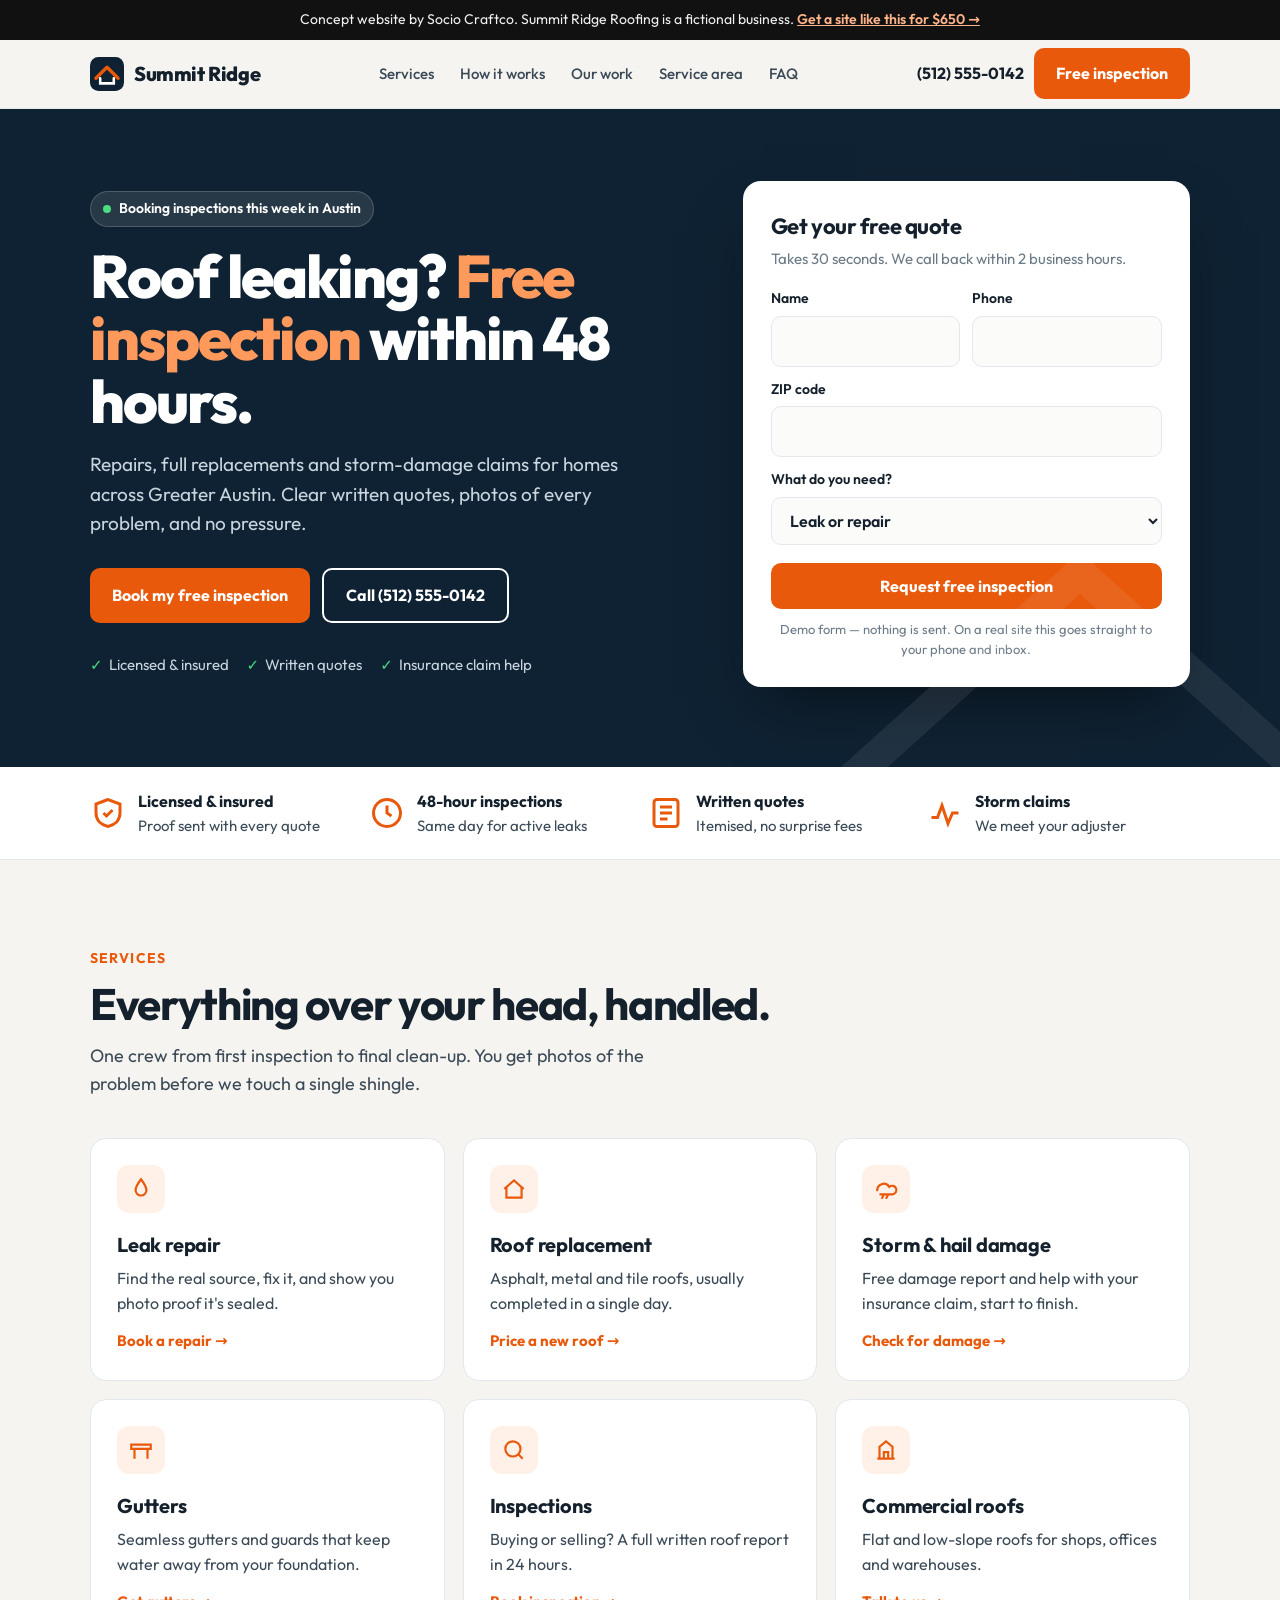
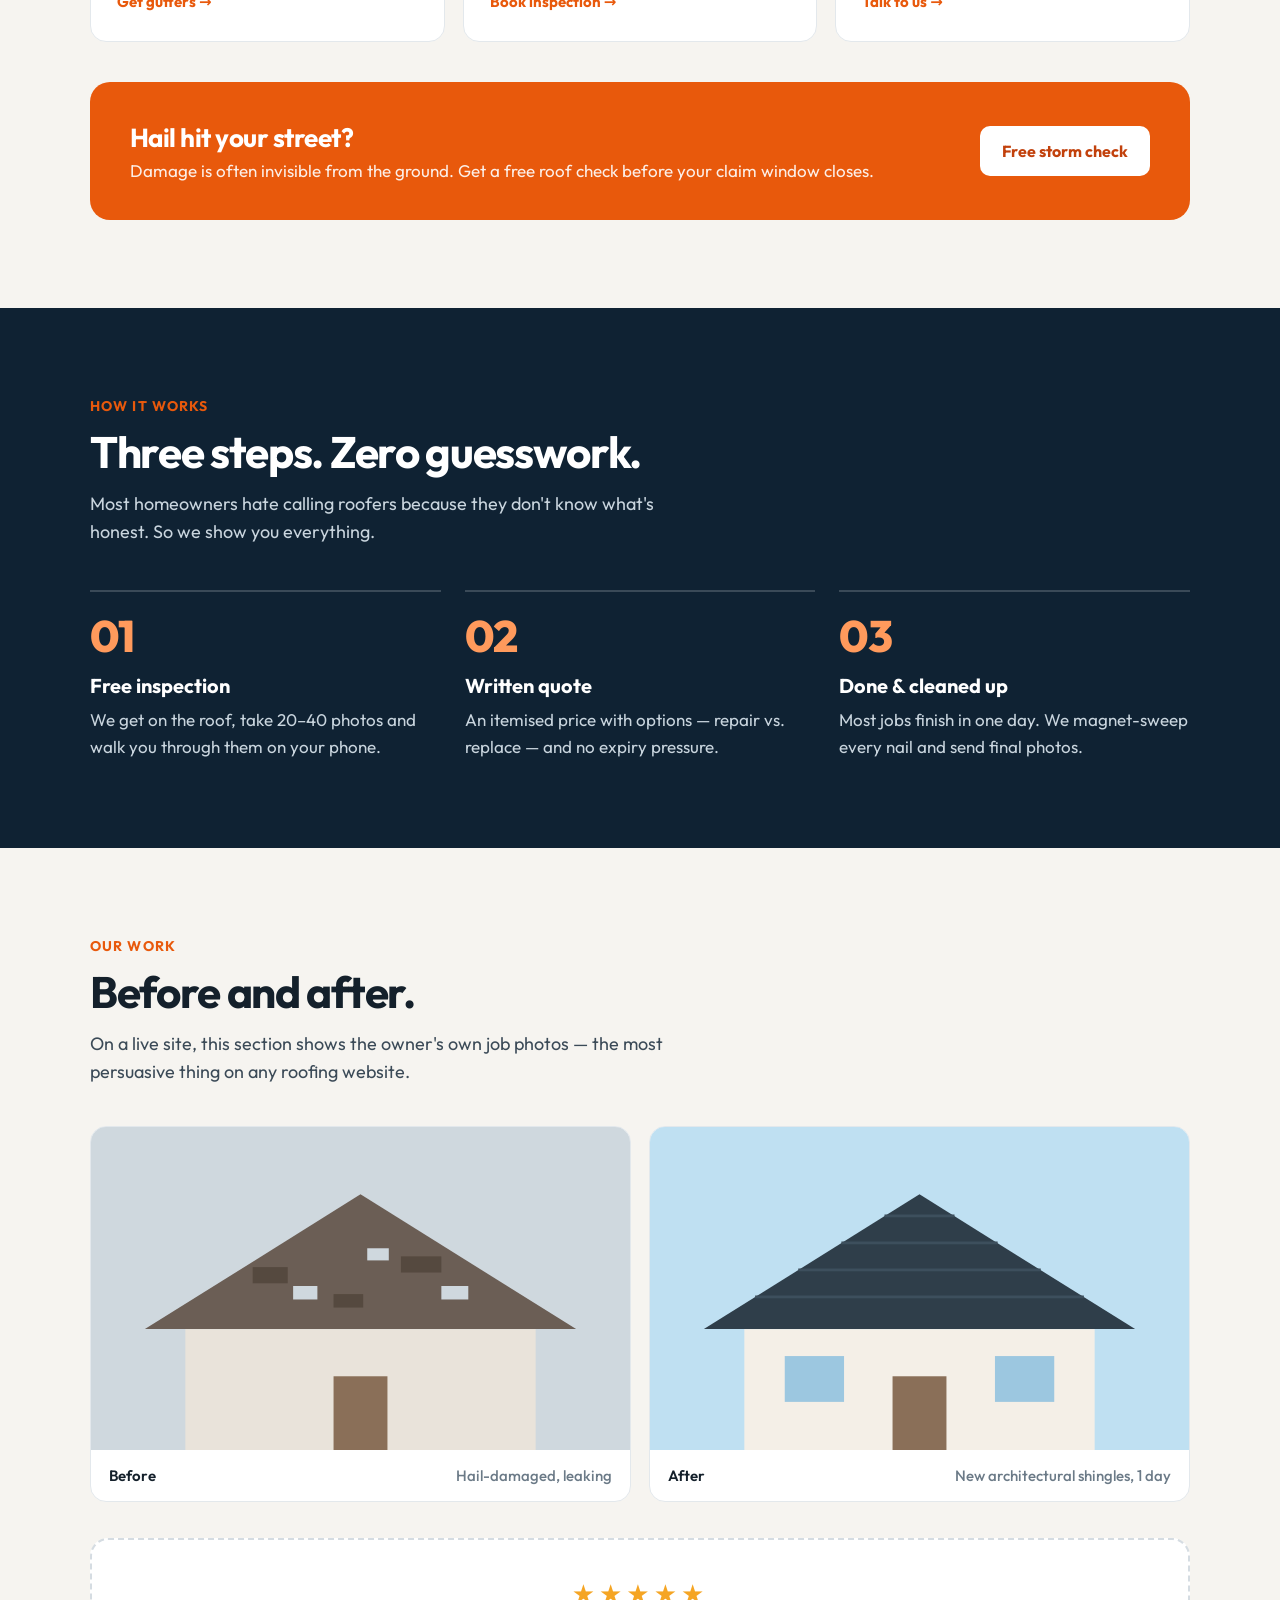
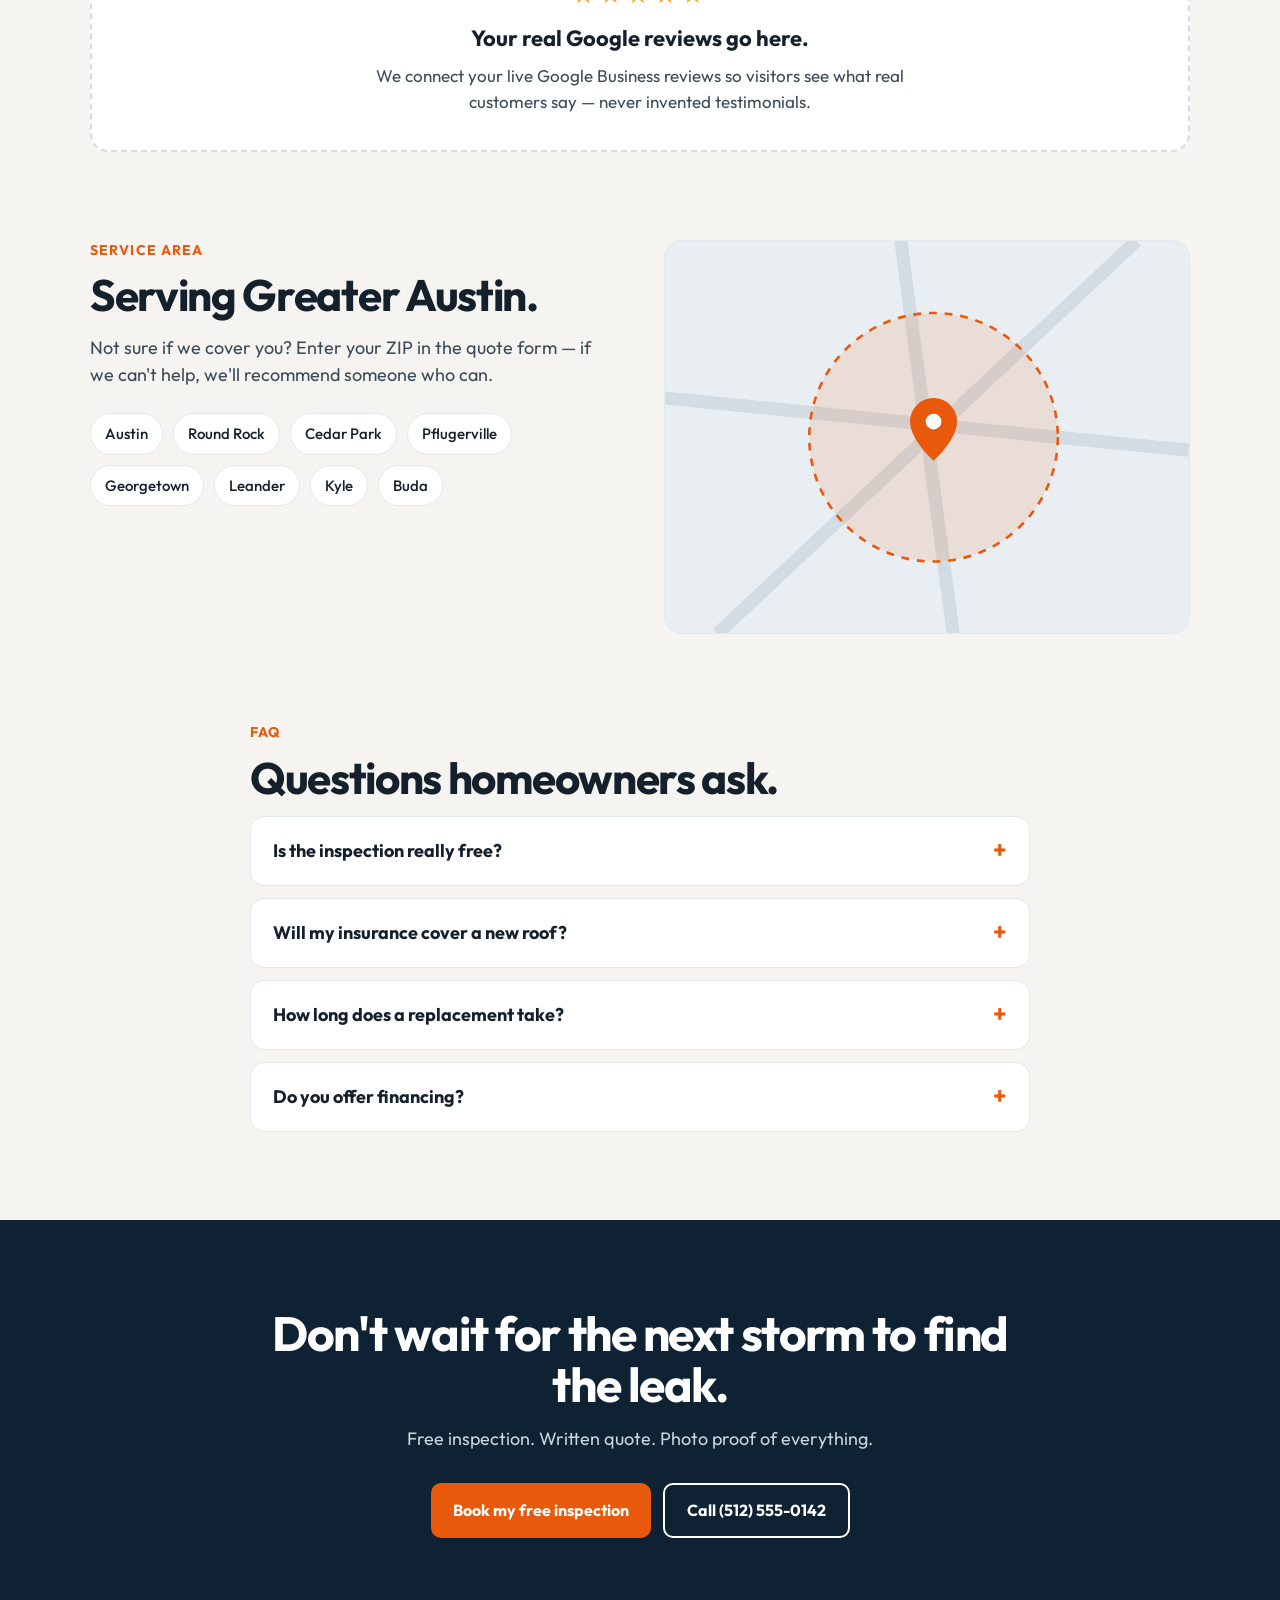
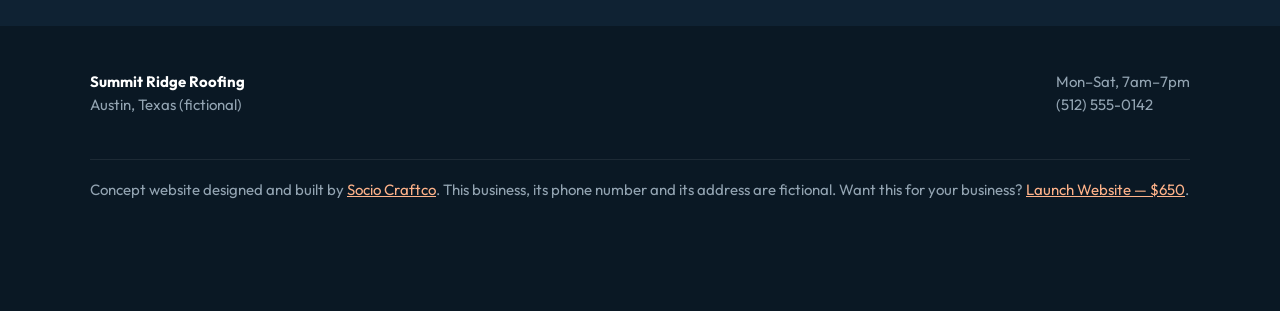
<file: demo-roofing.html>
<!doctype html>
<html lang="en">
<head>
<meta charset="utf-8">
<meta name="viewport" content="width=device-width, initial-scale=1">
<title>Summit Ridge Roofing — Concept site by Socio Craftco</title>
<meta name="description" content="Concept website for a fictional US roofing company, built by Socio Craftco to show the Launch Website package.">
<meta name="robots" content="noindex, follow">
<link rel="icon" href="favicon-48.jpg">
<style>
@font-face{font-family:Outfit;src:url(fonts/outfit-latin.woff2) format("woff2");font-weight:100 900;font-display:swap}
:root{--ink:#14202b;--ink2:#3b4a57;--muted:#6b7a87;--line:#e3e8ec;--bg:#f6f4f0;--card:#fff;--brand:#e8590c;--brand-d:#c2410c;--navy:#0f2233;--ok:#15803d}
*{box-sizing:border-box;margin:0;padding:0}
html{scroll-behavior:smooth}
body{font-family:Outfit,system-ui,sans-serif;color:var(--ink);background:var(--bg);line-height:1.55;font-size:17px;-webkit-font-smoothing:antialiased}
a{color:inherit}
.wrap{max-width:1140px;margin:0 auto;padding:0 20px}
.concept{background:#111;color:#f1f1f1;font-size:14px;text-align:center;padding:9px 16px}
.concept a{color:#ffb38a;font-weight:600}
header{position:sticky;top:0;z-index:20;background:rgba(246,244,240,.94);backdrop-filter:blur(8px);border-bottom:1px solid var(--line)}
.nav{display:flex;align-items:center;justify-content:space-between;height:68px;gap:16px}
.logo{display:flex;align-items:center;gap:10px;font-weight:800;font-size:20px;text-decoration:none;letter-spacing:-.02em}
.logo svg{width:34px;height:34px}
.nav-links{display:flex;gap:26px;font-size:15px;font-weight:500}
.nav-links a{text-decoration:none;color:var(--ink2)}
.nav-links a:hover{color:var(--brand)}
.nav-cta{display:flex;gap:10px;align-items:center}
.phone{font-weight:700;text-decoration:none;font-size:16px}
.btn{display:inline-flex;align-items:center;justify-content:center;gap:8px;border-radius:10px;padding:13px 22px;font-weight:700;font-size:16px;text-decoration:none;border:0;cursor:pointer;font-family:inherit;transition:background .15s,transform .15s}
.btn-brand{background:var(--brand);color:#fff}
.btn-brand:hover{background:var(--brand-d)}
.btn-ghost{background:transparent;border:2px solid currentColor}
.btn:active{transform:translateY(1px)}
.hero{background:var(--navy);color:#fff;position:relative;overflow:hidden}
.hero-grid{display:grid;grid-template-columns:1.15fr .85fr;gap:48px;align-items:center;padding-top:72px;padding-bottom:80px}
.eyebrow{display:inline-flex;align-items:center;gap:8px;background:rgba(255,255,255,.1);border:1px solid rgba(255,255,255,.18);padding:6px 12px;border-radius:99px;font-size:14px;font-weight:600}
.dot{width:8px;height:8px;border-radius:50%;background:#4ade80}
h1{font-size:clamp(36px,5.2vw,60px);line-height:1.04;letter-spacing:-.035em;font-weight:800;margin:18px 0 18px}
h1 em{font-style:normal;color:#ff9a5c}
.hero p.lead{font-size:19px;color:#c9d5de;max-width:560px}
.hero-actions{display:flex;flex-wrap:wrap;gap:12px;margin-top:30px}
.hero .btn-ghost{color:#fff}
.checks{display:flex;flex-wrap:wrap;gap:18px;margin-top:30px;font-size:15px;color:#c9d5de}
.checks span::before{content:"✓";color:#4ade80;font-weight:800;margin-right:6px}
.quote-card{background:#fff;color:var(--ink);border-radius:18px;padding:28px;box-shadow:0 30px 60px -20px rgba(0,0,0,.5)}
.quote-card h2{font-size:22px;letter-spacing:-.02em;margin-bottom:4px}
.quote-card p.sub{color:var(--muted);font-size:15px;margin-bottom:18px}
label{display:block;font-size:14px;font-weight:600;margin-bottom:12px}
input,select,textarea{display:block;width:100%;margin-top:6px;padding:12px 14px;border:1.5px solid var(--line);border-radius:10px;font:inherit;font-size:16px;background:#fbfbfa;color:var(--ink)}
input:focus,select:focus,textarea:focus{outline:none;border-color:var(--brand);background:#fff}
.row2{display:grid;grid-template-columns:1fr 1fr;gap:12px}
.quote-card .btn{width:100%;margin-top:6px}
.fine{font-size:13px;color:var(--muted);margin-top:10px;text-align:center}
.sent{display:none;background:#ecfdf3;color:var(--ok);border-radius:10px;padding:12px;font-size:14px;font-weight:600;margin-top:12px}
#sent:target ~ .wrap .sent,.sent:target{display:block}
.roofline{position:absolute;right:-60px;bottom:-40px;width:520px;opacity:.07;pointer-events:none}
section{padding:88px 0}
.kicker{color:var(--brand);font-weight:700;font-size:14px;letter-spacing:.08em;text-transform:uppercase}
h2.title{font-size:clamp(30px,3.8vw,44px);letter-spacing:-.03em;line-height:1.1;margin:10px 0 14px}
.intro{color:var(--ink2);max-width:620px;font-size:18px}
.strip{background:#fff;border-bottom:1px solid var(--line);padding:22px 0}
.strip .wrap{display:grid;grid-template-columns:repeat(4,1fr);gap:16px}
.strip div{display:flex;gap:12px;align-items:center;font-size:15px;color:var(--ink2)}
.strip b{display:block;color:var(--ink);font-size:16px}
.strip svg{flex:none;width:36px;height:36px;color:var(--brand)}
.services{display:grid;grid-template-columns:repeat(3,1fr);gap:18px;margin-top:40px}
.svc{background:var(--card);border:1px solid var(--line);border-radius:16px;padding:26px;transition:transform .2s,box-shadow .2s}
.svc:hover{transform:translateY(-3px);box-shadow:0 18px 40px -24px rgba(15,34,51,.35)}
.svc .ic{width:48px;height:48px;border-radius:12px;background:#fff1e8;color:var(--brand);display:grid;place-items:center;margin-bottom:16px}
.svc .ic svg{width:26px;height:26px}
.svc h3{font-size:20px;letter-spacing:-.01em;margin-bottom:6px}
.svc p{color:var(--ink2);font-size:16px}
.svc a{display:inline-block;margin-top:14px;font-weight:700;color:var(--brand);text-decoration:none;font-size:15px}
.storm{background:var(--brand);color:#fff;border-radius:20px;padding:36px 40px;display:flex;justify-content:space-between;align-items:center;gap:24px;margin-top:40px}
.storm h3{font-size:26px;letter-spacing:-.02em}
.storm p{opacity:.9}
.storm .btn{background:#fff;color:var(--brand-d)}
.dark{background:var(--navy);color:#fff}
.dark .intro{color:#c9d5de}
.steps{display:grid;grid-template-columns:repeat(3,1fr);gap:24px;margin-top:44px;counter-reset:s}
.step{border-top:2px solid rgba(255,255,255,.18);padding-top:22px}
.step::before{counter-increment:s;content:"0" counter(s);display:block;font-size:44px;font-weight:800;color:#ff9a5c;letter-spacing:-.04em;line-height:1;margin-bottom:12px}
.step h3{font-size:20px;margin-bottom:6px}
.step p{color:#c9d5de}
.ba{display:grid;grid-template-columns:1fr 1fr;gap:18px;margin-top:40px}
.ba figure{border-radius:16px;overflow:hidden;background:#fff;border:1px solid var(--line)}
.ba svg{display:block;width:100%;height:auto}
.ba figcaption{padding:14px 18px;font-weight:600;display:flex;justify-content:space-between;font-size:15px}
.ba figcaption span{color:var(--muted);font-weight:500}
.split{display:grid;grid-template-columns:1fr 1fr;gap:48px;align-items:start}
.areas{display:flex;flex-wrap:wrap;gap:10px;margin-top:24px}
.areas span{background:#fff;border:1px solid var(--line);padding:8px 14px;border-radius:99px;font-size:15px;font-weight:500}
.map{background:#e9eef2;border-radius:18px;aspect-ratio:4/3;position:relative;overflow:hidden;border:1px solid var(--line)}
.map svg{width:100%;height:100%}
.reviews{background:#fff;border:2px dashed #d5dce2;border-radius:18px;padding:34px;text-align:center;margin-top:36px}
.reviews h3{font-size:22px;margin-bottom:8px}
.reviews p{color:var(--ink2);max-width:560px;margin:0 auto}
.stars{color:#f5a524;font-size:26px;letter-spacing:4px;margin-bottom:6px}
details{background:#fff;border:1px solid var(--line);border-radius:14px;padding:4px 22px;margin-top:12px}
summary{cursor:pointer;font-weight:700;font-size:18px;padding:16px 0;list-style:none;display:flex;justify-content:space-between;gap:16px}
summary::after{content:"+";color:var(--brand);font-size:24px;line-height:1}
details[open] summary::after{content:"–"}
details p{color:var(--ink2);padding-bottom:18px}
.cta-final{background:var(--navy);color:#fff;text-align:center}
.cta-final h2{font-size:clamp(30px,4vw,48px);letter-spacing:-.03em;line-height:1.08;max-width:760px;margin:0 auto 14px}
.cta-final p{color:#c9d5de;font-size:18px}
.cta-final .hero-actions{justify-content:center}
.cta-final .btn-ghost{color:#fff}
footer{background:#0a1824;color:#93a4b2;padding:44px 0 110px;font-size:15px}
footer .wrap{display:flex;flex-wrap:wrap;justify-content:space-between;gap:20px}
footer strong{color:#fff}
.credit{margin-top:22px;border-top:1px solid rgba(255,255,255,.08);padding-top:18px;width:100%}
.credit a{color:#ffb38a}
.mobile-bar{display:none}
@media (max-width:900px){
  .nav-links,.nav-cta .phone{display:none}
  .hero-grid,.split{grid-template-columns:1fr}
  .hero-grid{padding-top:48px;padding-bottom:56px;gap:36px}
  .strip .wrap{grid-template-columns:1fr 1fr}
  .services,.steps{grid-template-columns:1fr}
  .ba{grid-template-columns:1fr}
  .storm{flex-direction:column;align-items:flex-start;padding:28px}
  section{padding:64px 0}
  .mobile-bar{display:grid;grid-template-columns:1fr 1fr;gap:10px;position:fixed;left:0;right:0;bottom:0;padding:10px 16px calc(10px + env(safe-area-inset-bottom));background:#fff;border-top:1px solid var(--line);z-index:30}
  .mobile-bar .btn{padding:14px 10px}
  .mobile-bar .btn-ghost{color:var(--ink)}
}
@media (max-width:480px){.row2{grid-template-columns:1fr}.strip .wrap{grid-template-columns:1fr}.wrap{padding:0 16px}}
@media (prefers-reduced-motion:reduce){html{scroll-behavior:auto}*{transition:none!important}}
</style>
</head>
<body>
<div class="concept">Concept website by Socio Craftco. Summit Ridge Roofing is a fictional business. <a href="packages.html#international">Get a site like this for $650 →</a></div>

<header>
  <div class="wrap nav">
    <a class="logo" href="#top" aria-label="Summit Ridge Roofing home">
      <svg viewBox="0 0 40 40" aria-hidden="true"><rect width="40" height="40" rx="10" fill="#0f2233"/><path d="M7 25 20 12l13 13" fill="none" stroke="#e8590c" stroke-width="4" stroke-linecap="round" stroke-linejoin="round"/><path d="M12 25v6h16v-6" fill="none" stroke="#fff" stroke-width="3" stroke-linecap="round"/></svg>
      Summit Ridge
    </a>
    <nav class="nav-links" aria-label="Main">
      <a href="#services">Services</a><a href="#process">How it works</a><a href="#work">Our work</a><a href="#areas">Service area</a><a href="#faq">FAQ</a>
    </nav>
    <div class="nav-cta">
      <a class="phone" href="tel:+15125550142">(512) 555-0142</a>
      <a class="btn btn-brand" href="#quote">Free inspection</a>
    </div>
  </div>
</header>

<main id="top">
  <section class="hero" style="padding:0">
    <svg class="roofline" viewBox="0 0 400 200" aria-hidden="true"><path d="M0 200 200 20l200 180" fill="none" stroke="#fff" stroke-width="24"/></svg>
    <div class="wrap hero-grid">
      <div>
        <span class="eyebrow"><span class="dot"></span> Booking inspections this week in Austin</span>
        <h1>Roof leaking? <em>Free inspection</em> within 48 hours.</h1>
        <p class="lead">Repairs, full replacements and storm-damage claims for homes across Greater Austin. Clear written quotes, photos of every problem, and no pressure.</p>
        <div class="hero-actions">
          <a class="btn btn-brand" href="#quote">Book my free inspection</a>
          <a class="btn btn-ghost" href="tel:+15125550142">Call (512) 555-0142</a>
        </div>
        <div class="checks"><span>Licensed &amp; insured</span><span>Written quotes</span><span>Insurance claim help</span></div>
      </div>

      <div class="quote-card" id="quote">
        <h2>Get your free quote</h2>
        <p class="sub">Takes 30 seconds. We call back within 2 business hours.</p>
        <form action="#sent" method="get">
          <div class="row2">
            <label>Name<input name="name" autocomplete="name" required></label>
            <label>Phone<input name="phone" type="tel" autocomplete="tel" required></label>
          </div>
          <label>ZIP code<input name="zip" inputmode="numeric" autocomplete="postal-code" required></label>
          <label>What do you need?
            <select name="need"><option>Leak or repair</option><option>Full roof replacement</option><option>Storm / hail damage</option><option>Gutters</option><option>Not sure — need an inspection</option></select>
          </label>
          <button class="btn btn-brand" type="submit">Request free inspection</button>
          <p class="fine">Demo form — nothing is sent. On a real site this goes straight to your phone and inbox.</p>
          <p class="sent" id="sent">✓ Thanks! In a live site, the owner gets this lead instantly by SMS and email.</p>
        </form>
      </div>
    </div>
  </section>

  <div class="strip">
    <div class="wrap">
      <div><svg viewBox="0 0 24 24" fill="none" stroke="currentColor" stroke-width="2" aria-hidden="true"><path d="M12 3 4 6v6c0 5 3.5 8 8 9 4.5-1 8-4 8-9V6z"/><path d="m9 12 2 2 4-4"/></svg><span><b>Licensed &amp; insured</b>Proof sent with every quote</span></div>
      <div><svg viewBox="0 0 24 24" fill="none" stroke="currentColor" stroke-width="2" aria-hidden="true"><circle cx="12" cy="12" r="9"/><path d="M12 7v5l3 2"/></svg><span><b>48-hour inspections</b>Same day for active leaks</span></div>
      <div><svg viewBox="0 0 24 24" fill="none" stroke="currentColor" stroke-width="2" aria-hidden="true"><rect x="4" y="3" width="16" height="18" rx="2"/><path d="M8 8h8M8 12h8M8 16h5"/></svg><span><b>Written quotes</b>Itemised, no surprise fees</span></div>
      <div><svg viewBox="0 0 24 24" fill="none" stroke="currentColor" stroke-width="2" aria-hidden="true"><path d="M3 15h4l3-8 4 12 3-7h4"/></svg><span><b>Storm claims</b>We meet your adjuster</span></div>
    </div>
  </div>

  <section id="services">
    <div class="wrap">
      <p class="kicker">Services</p>
      <h2 class="title">Everything over your head, handled.</h2>
      <p class="intro">One crew from first inspection to final clean-up. You get photos of the problem before we touch a single shingle.</p>
      <div class="services">
        <article class="svc"><div class="ic"><svg viewBox="0 0 24 24" fill="none" stroke="currentColor" stroke-width="2" aria-hidden="true"><path d="M12 3c3 4 5 7 5 10a5 5 0 0 1-10 0c0-3 2-6 5-10z"/></svg></div><h3>Leak repair</h3><p>Find the real source, fix it, and show you photo proof it's sealed.</p><a href="#quote">Book a repair →</a></article>
        <article class="svc"><div class="ic"><svg viewBox="0 0 24 24" fill="none" stroke="currentColor" stroke-width="2" aria-hidden="true"><path d="M3 12 12 4l9 8"/><path d="M5 10v10h14V10"/></svg></div><h3>Roof replacement</h3><p>Asphalt, metal and tile roofs, usually completed in a single day.</p><a href="#quote">Price a new roof →</a></article>
        <article class="svc"><div class="ic"><svg viewBox="0 0 24 24" fill="none" stroke="currentColor" stroke-width="2" aria-hidden="true"><path d="M4 14a6 6 0 0 1 11-4 4 4 0 1 1 3 7H6"/><path d="m10 17-2 4M14 17l-2 4"/></svg></div><h3>Storm &amp; hail damage</h3><p>Free damage report and help with your insurance claim, start to finish.</p><a href="#quote">Check for damage →</a></article>
        <article class="svc"><div class="ic"><svg viewBox="0 0 24 24" fill="none" stroke="currentColor" stroke-width="2" aria-hidden="true"><path d="M3 7h18v4H3zM6 11v9M18 11v9"/></svg></div><h3>Gutters</h3><p>Seamless gutters and guards that keep water away from your foundation.</p><a href="#quote">Get gutters →</a></article>
        <article class="svc"><div class="ic"><svg viewBox="0 0 24 24" fill="none" stroke="currentColor" stroke-width="2" aria-hidden="true"><circle cx="11" cy="11" r="7"/><path d="m20 20-4-4"/></svg></div><h3>Inspections</h3><p>Buying or selling? A full written roof report in 24 hours.</p><a href="#quote">Book inspection →</a></article>
        <article class="svc"><div class="ic"><svg viewBox="0 0 24 24" fill="none" stroke="currentColor" stroke-width="2" aria-hidden="true"><path d="M4 20h16M6 20V9l6-5 6 5v11"/><path d="M10 20v-6h4v6"/></svg></div><h3>Commercial roofs</h3><p>Flat and low-slope roofs for shops, offices and warehouses.</p><a href="#quote">Talk to us →</a></article>
      </div>
      <div class="storm">
        <div><h3>Hail hit your street?</h3><p>Damage is often invisible from the ground. Get a free roof check before your claim window closes.</p></div>
        <a class="btn" href="#quote">Free storm check</a>
      </div>
    </div>
  </section>

  <section class="dark" id="process">
    <div class="wrap">
      <p class="kicker">How it works</p>
      <h2 class="title">Three steps. Zero guesswork.</h2>
      <p class="intro">Most homeowners hate calling roofers because they don't know what's honest. So we show you everything.</p>
      <div class="steps">
        <div class="step"><h3>Free inspection</h3><p>We get on the roof, take 20–40 photos and walk you through them on your phone.</p></div>
        <div class="step"><h3>Written quote</h3><p>An itemised price with options — repair vs. replace — and no expiry pressure.</p></div>
        <div class="step"><h3>Done &amp; cleaned up</h3><p>Most jobs finish in one day. We magnet-sweep every nail and send final photos.</p></div>
      </div>
    </div>
  </section>

  <section id="work">
    <div class="wrap">
      <p class="kicker">Our work</p>
      <h2 class="title">Before and after.</h2>
      <p class="intro">On a live site, this section shows the owner's own job photos — the most persuasive thing on any roofing website.</p>
      <div class="ba">
        <figure>
          <svg viewBox="0 0 400 240" role="img" aria-label="Illustration of a worn roof with missing shingles"><rect width="400" height="240" fill="#cfd8de"/><path d="M40 150 200 50l160 100z" fill="#6b5e55"/><g fill="#55493f"><rect x="120" y="104" width="26" height="12"/><rect x="230" y="96" width="30" height="12"/><rect x="180" y="124" width="22" height="10"/></g><g fill="#cfd8de"><rect x="150" y="118" width="18" height="10"/><rect x="260" y="118" width="20" height="10"/><rect x="205" y="90" width="16" height="9"/></g><rect x="70" y="150" width="260" height="90" fill="#e9e3da"/><rect x="180" y="185" width="40" height="55" fill="#8a6f58"/></svg>
          <figcaption>Before <span>Hail-damaged, leaking</span></figcaption>
        </figure>
        <figure>
          <svg viewBox="0 0 400 240" role="img" aria-label="Illustration of a new clean roof"><rect width="400" height="240" fill="#bfe0f2"/><path d="M40 150 200 50l160 100z" fill="#2f3e4a"/><g stroke="#3d4f5d" stroke-width="2"><path d="M78 126h244M110 106h180M142 86h116M174 66h52"/></g><rect x="70" y="150" width="260" height="90" fill="#f4efe7"/><rect x="180" y="185" width="40" height="55" fill="#8a6f58"/><rect x="100" y="170" width="44" height="34" fill="#9cc7e0"/><rect x="256" y="170" width="44" height="34" fill="#9cc7e0"/></svg>
          <figcaption>After <span>New architectural shingles, 1 day</span></figcaption>
        </figure>
      </div>

      <div class="reviews">
        <div class="stars" aria-hidden="true">★★★★★</div>
        <h3>Your real Google reviews go here.</h3>
        <p>We connect your live Google Business reviews so visitors see what real customers say — never invented testimonials.</p>
      </div>
    </div>
  </section>

  <section id="areas" style="padding-top:0">
    <div class="wrap split">
      <div>
        <p class="kicker">Service area</p>
        <h2 class="title">Serving Greater Austin.</h2>
        <p class="intro">Not sure if we cover you? Enter your ZIP in the quote form — if we can't help, we'll recommend someone who can.</p>
        <div class="areas"><span>Austin</span><span>Round Rock</span><span>Cedar Park</span><span>Pflugerville</span><span>Georgetown</span><span>Leander</span><span>Kyle</span><span>Buda</span></div>
      </div>
      <div class="map" aria-hidden="true">
        <svg viewBox="0 0 400 300"><rect width="400" height="300" fill="#e9eef2"/><g stroke="#d3dce3" stroke-width="10" fill="none"><path d="M0 120 400 160"/><path d="M180 0 220 300"/><path d="M40 300 360 0"/></g><circle cx="205" cy="150" r="95" fill="#e8590c" opacity=".12"/><circle cx="205" cy="150" r="95" fill="none" stroke="#e8590c" stroke-width="2" stroke-dasharray="6 6"/><path d="M205 120a18 18 0 0 1 18 18c0 14-18 30-18 30s-18-16-18-30a18 18 0 0 1 18-18z" fill="#e8590c"/><circle cx="205" cy="138" r="6" fill="#fff"/></svg>
      </div>
    </div>
  </section>

  <section id="faq" style="padding-top:0">
    <div class="wrap" style="max-width:820px">
      <p class="kicker">FAQ</p>
      <h2 class="title">Questions homeowners ask.</h2>
      <details><summary>Is the inspection really free?</summary><p>Yes. No charge and no obligation. You keep the photos and report either way.</p></details>
      <details><summary>Will my insurance cover a new roof?</summary><p>If the damage is from a storm or hail, often yes. We document everything and can meet your adjuster on site.</p></details>
      <details><summary>How long does a replacement take?</summary><p>Most homes are finished in one day. Larger or steep roofs may take two.</p></details>
      <details><summary>Do you offer financing?</summary><p>Yes — monthly payment options are available on approved credit.</p></details>
    </div>
  </section>

  <section class="cta-final">
    <div class="wrap">
      <h2>Don't wait for the next storm to find the leak.</h2>
      <p>Free inspection. Written quote. Photo proof of everything.</p>
      <div class="hero-actions">
        <a class="btn btn-brand" href="#quote">Book my free inspection</a>
        <a class="btn btn-ghost" href="tel:+15125550142">Call (512) 555-0142</a>
      </div>
    </div>
  </section>
</main>

<footer>
  <div class="wrap">
    <div><strong>Summit Ridge Roofing</strong><br>Austin, Texas (fictional)</div>
    <div>Mon–Sat, 7am–7pm<br>(512) 555-0142</div>
    <div class="credit">Concept website designed and built by <a href="packages.html#international">Socio Craftco</a>. This business, its phone number and its address are fictional. Want this for your business? <a href="packages.html#international">Launch Website — $650</a>.</div>
  </div>
</footer>

<div class="mobile-bar">
  <a class="btn btn-ghost" href="tel:+15125550142">Call now</a>
  <a class="btn btn-brand" href="#quote">Free quote</a>
</div>
</body>
</html>
</file>
